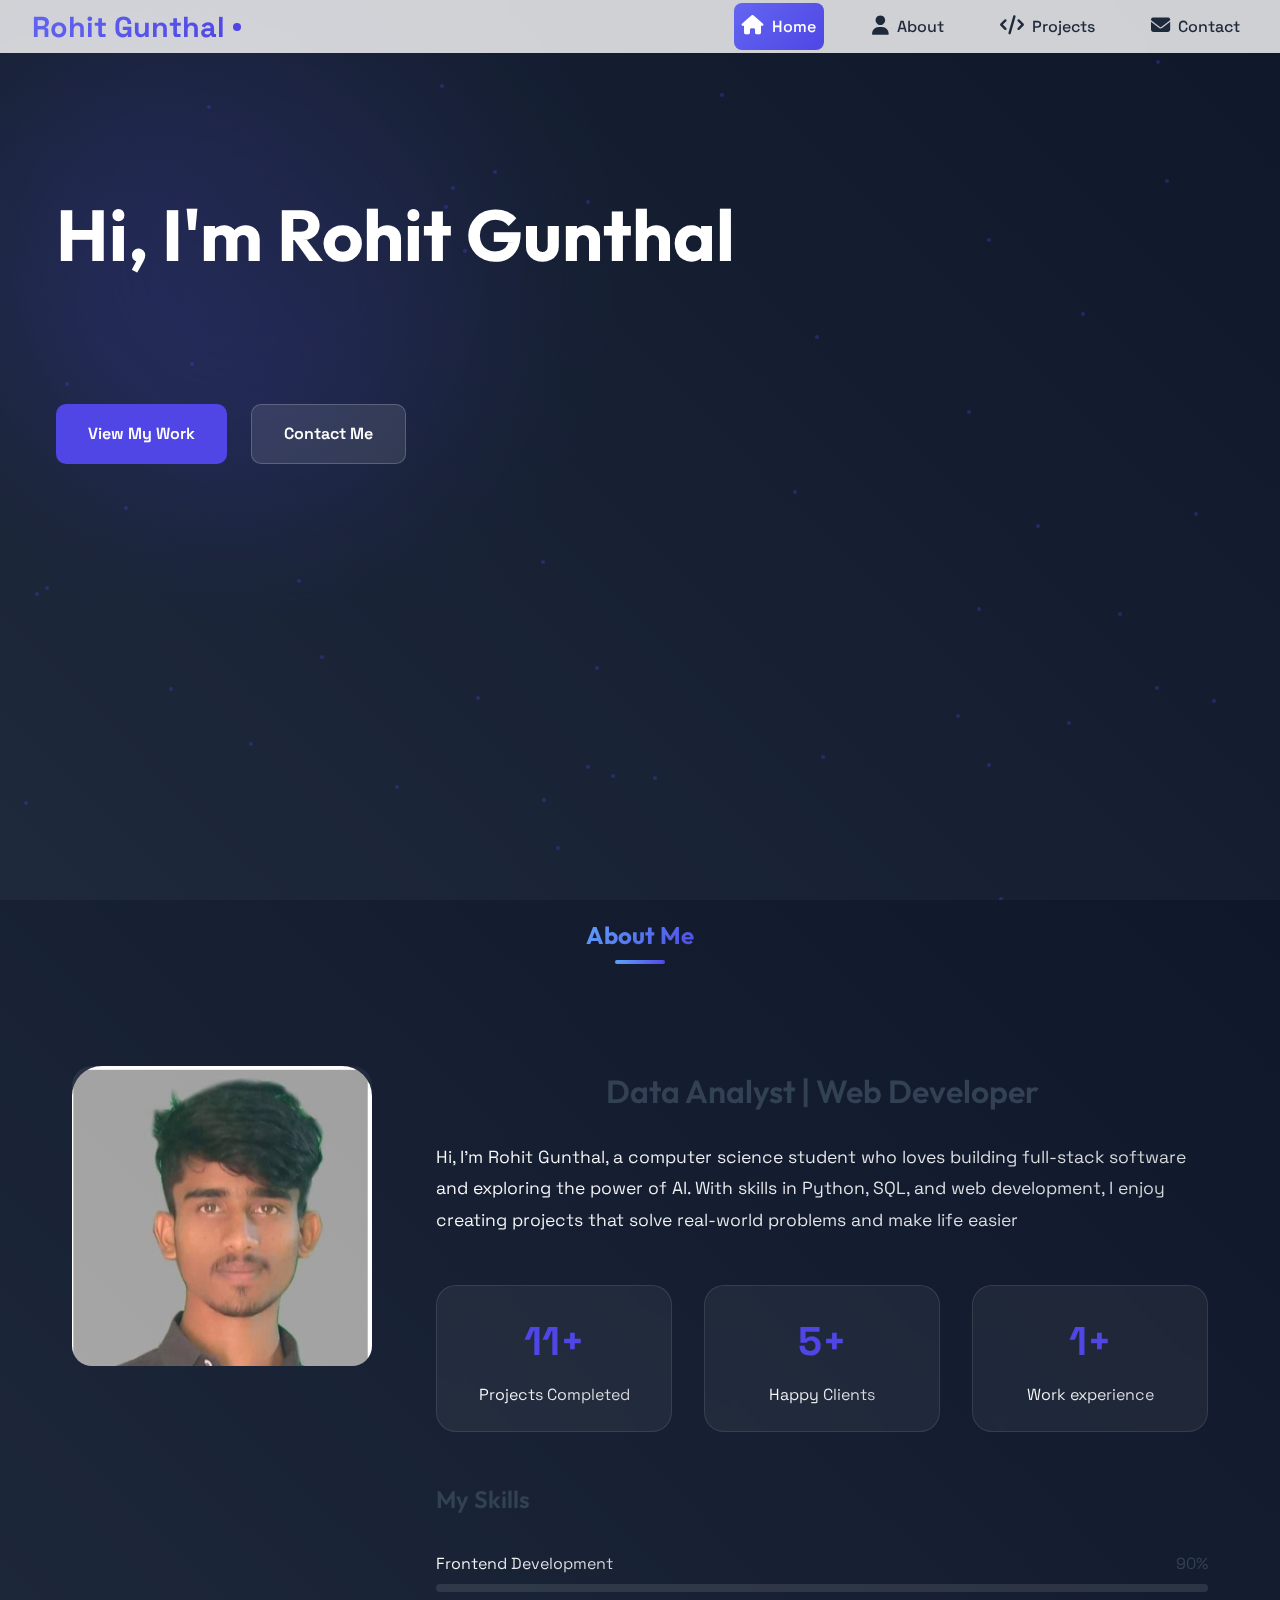
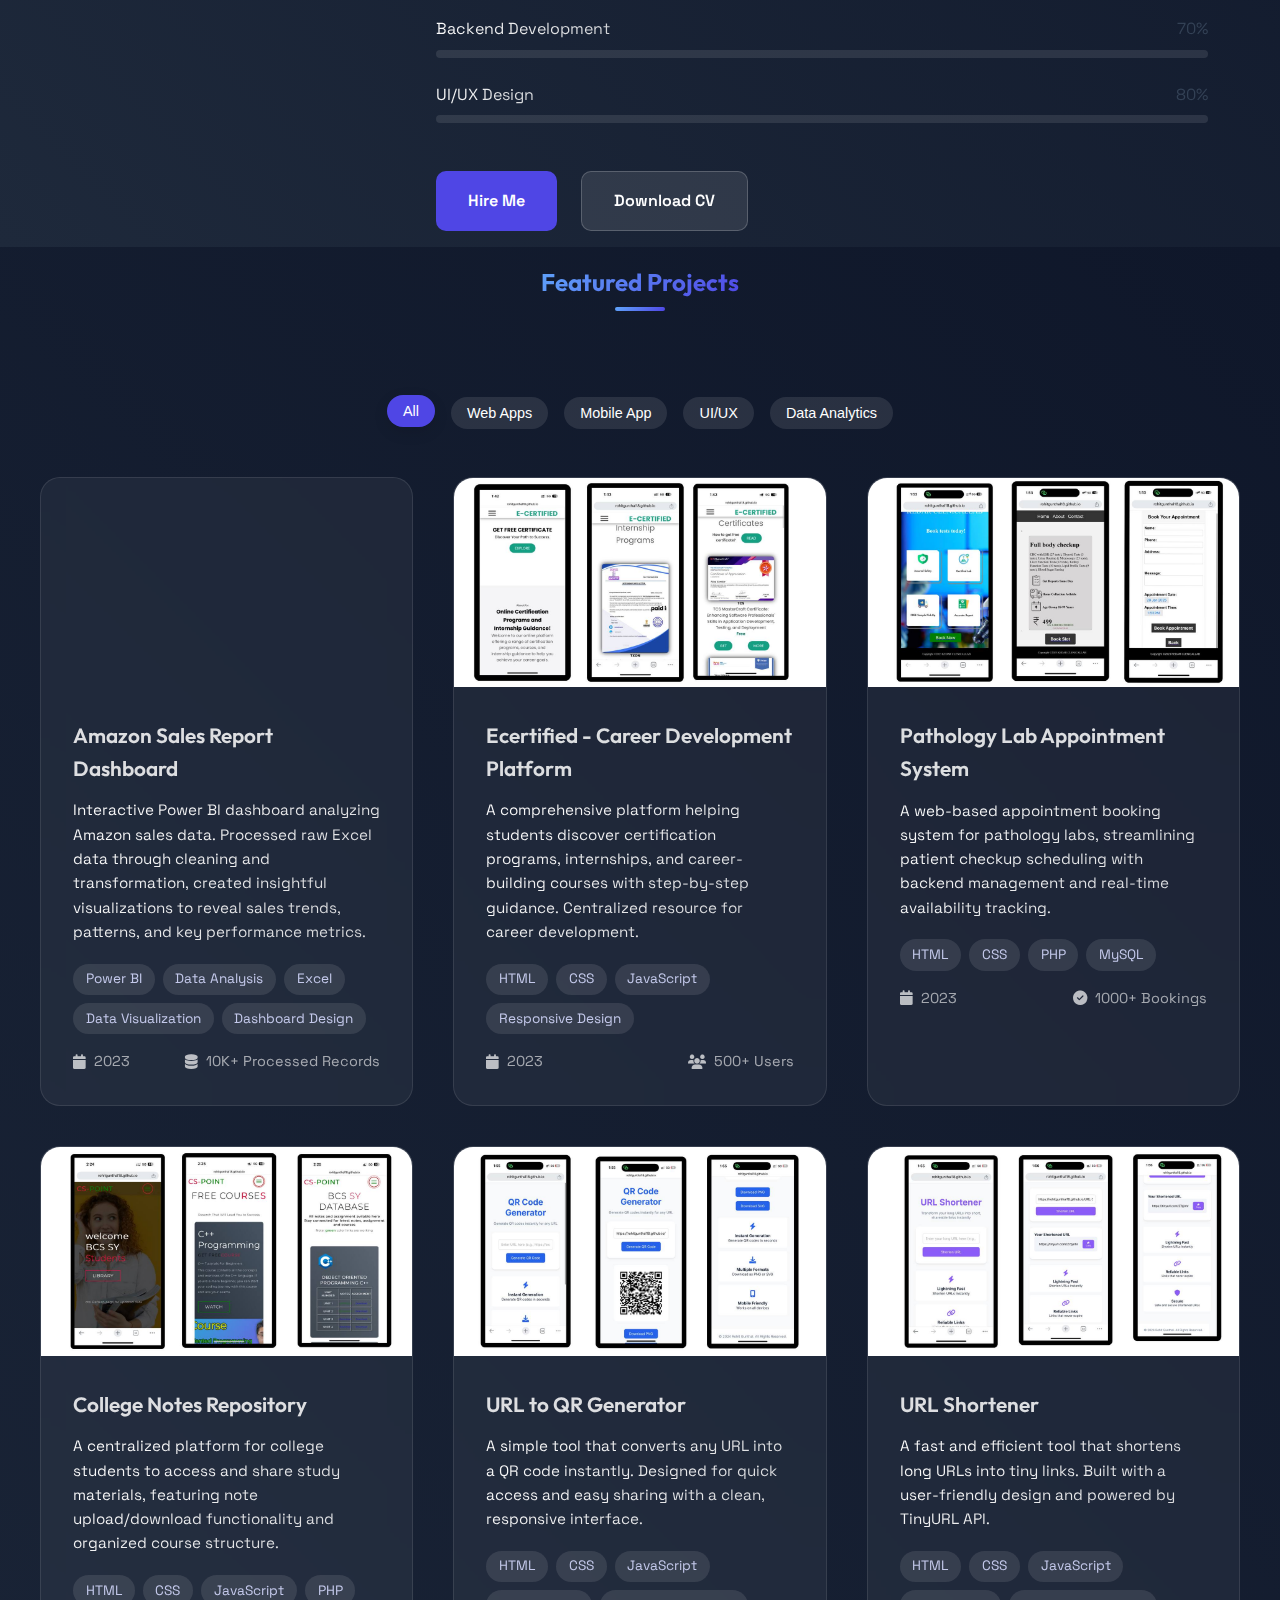
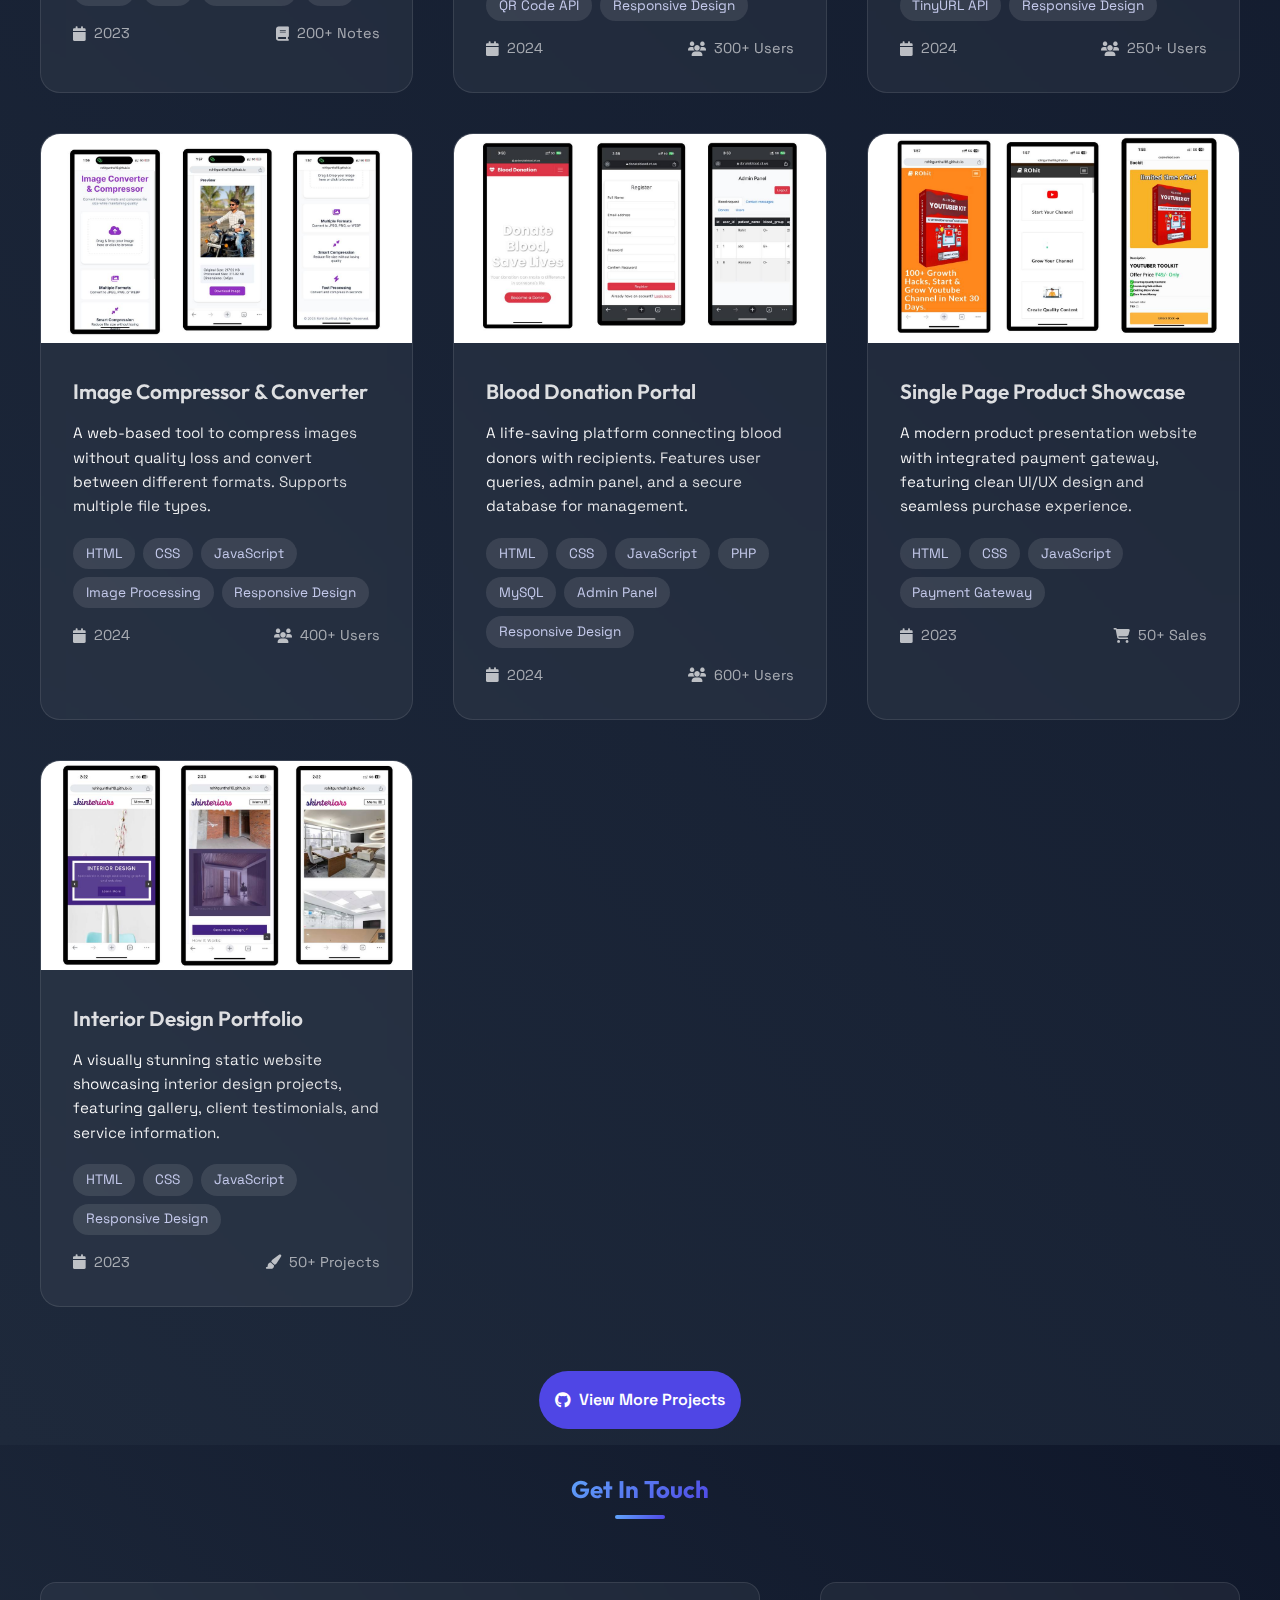
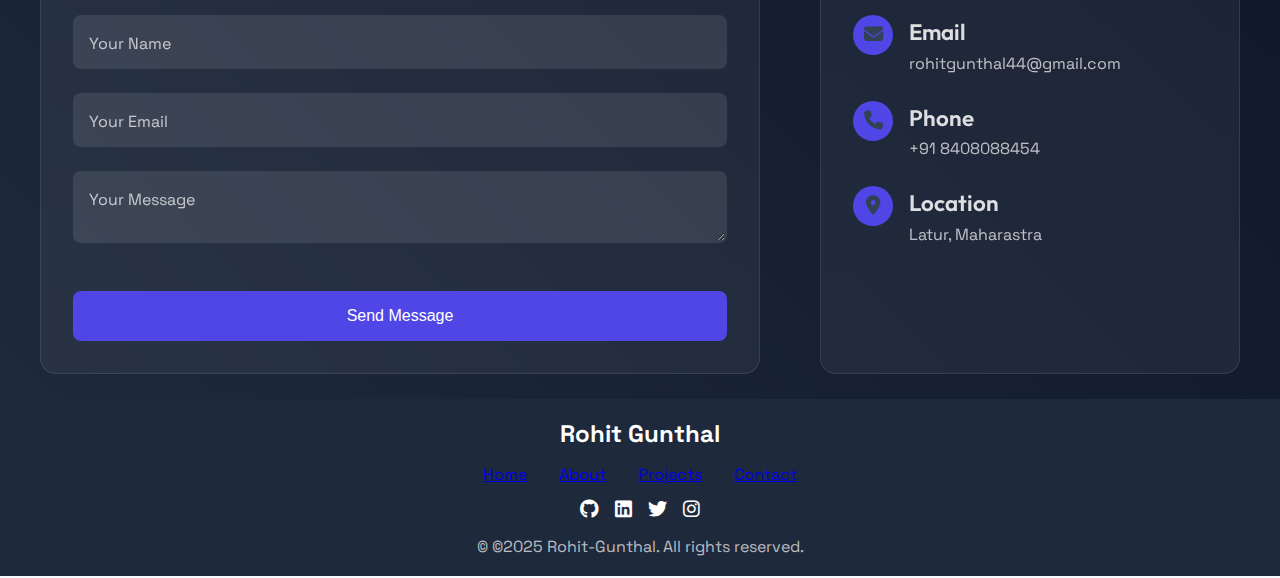
<file: index.html>
<!DOCTYPE html>
<html lang="en">
<head>
    <meta charset="UTF-8">
    <meta name="viewport" content="width=device-width, initial-scale=1.0">
    <title>Rohit Gunthal - Portfolio Website</title>
    <meta name="description" content="Explore the portfolio of Rohit Gunthal, a Web Developer and Data Analyst. Download free portfolio website templates and see top projects.">
    <meta name="keywords" content="Rohit Gunthal, Portfolio website template, Portfolio website download, Web Developer, Data Analyst">
    <meta name="author" content="Rohit Gunthal">
    <meta name="robots" content="index, follow">
    
    <!-- Open Graph Meta Tags for Social Sharing -->
    <meta property="og:title" content="Rohit Gunthal - Portfolio Website">
    <meta property="og:description" content="Explore my portfolio as a Web Developer and Data Analyst. See my projects and download portfolio website templates.">
    <meta property="og:url" content="https://rohitgunthal.is-a.dev">
    <meta property="og:type" content="website">
    <meta property="og:image" content="https://rohitgunthal.is-a.dev/assets/portfolio-preview.jpg">
    
    <!-- Additional SEO Meta Tags -->
    <meta name="twitter:card" content="summary_large_image">
    <meta name="twitter:title" content="Rohit Gunthal - Portfolio Website">
    <meta name="twitter:description" content="Explore my portfolio as a Web Developer and Data Analyst. See my projects and download portfolio website templates.">
    <meta name="twitter:image" content="https://rohitgunthal.is-a.dev/assets/portfolio-preview.jpg">
    
    <!-- Favicon -->
    <link rel="icon" type="image/x-icon" href="favicon.ico">
    <link rel="apple-touch-icon" sizes="180x180" href="apple-touch-icon.png">
    
    <!-- Stylesheets -->
    <link rel="stylesheet" href="styles.css">
    <link href="https://fonts.googleapis.com/css2?family=Outfit:wght@300;400;500;600;700&family=Space+Grotesk:wght@400;500;600;700&display=swap" rel="stylesheet">
    <link rel="stylesheet" href="https://cdnjs.cloudflare.com/ajax/libs/font-awesome/6.4.0/css/all.min.css">
    
    <!-- Preload Critical Assets -->
    <link rel="preload" href="profile1.jpg" as="image">
    <link rel="preconnect" href="https://fonts.googleapis.com">
    <link rel="preconnect" href="https://fonts.gstatic.com" crossorigin>
</head>
<body>
    <!-- Header -->
    <header class="header">
        <nav class="nav-container" aria-label="Main navigation">
            <div class="logo">
                <span class="logo-text">Rohit Gunthal</span>
                <div class="logo-dot"></div>
            </div>
            <button class="mobile-menu-btn" aria-label="Toggle navigation menu">
                <span></span>
                <span></span>
                <span></span>
            </button>
            <div class="nav-links">
                <a href="#home" class="nav-link active" aria-current="page">
                    <span class="nav-icon"><i class="fas fa-home" aria-hidden="true"></i></span>
                    <span class="nav-text">Home</span>
                </a>
                <a href="#about" class="nav-link">
                    <span class="nav-icon"><i class="fas fa-user" aria-hidden="true"></i></span>
                    <span class="nav-text">About</span>
                </a>
                <a href="#projects" class="nav-link">
                    <span class="nav-icon"><i class="fas fa-code" aria-hidden="true"></i></span>
                    <span class="nav-text">Projects</span>
                </a>
                <a href="#contact" class="nav-link">
                    <span class="nav-icon"><i class="fas fa-envelope" aria-hidden="true"></i></span>
                    <span class="nav-text">Contact</span>
                </a>
            </div>
        </nav>
    </header>

    <!-- Hero Section -->
    <section id="home" class="hero">
        <div class="hero-bg">
            <div class="hero-shape"></div>
            <div class="hero-particles"></div>
        </div>
        <div class="hero-content">
            <h1 class="hero-title">Hi, I'm <span class="accent-text">Rohit Gunthal</span></h1>
            <p class="hero-subtitle">Web Developer & Data Analyst</p>
            <div class="cta-buttons">
                <a href="#projects" class="cta-button primary">View My Work</a>
                <a href="#contact" class="cta-button secondary">Contact Me</a>
            </div>
        </div>
    </section>

        <!-- About Section -->
        <section id="about" class="about">
            <div class="about-container">
               <center><h2 class="section-title">About Me</h2></center>
                
                <div class="about-content">
                    <div class="about-image-wrapper">
                        <div class="broken-glass-container">
                            <canvas id="broken-glass-canvas"></canvas>
                            <img src="profile2.jpg" alt="Profile Picture" class="about-image" id="profile-image">
                            <div class="glass-overlay"></div>
                        </div>
                    </div>
                    
                    <div class="about-text">
                        <div class="about-bio">
                            <center><h3 class="bio-title">Data Analyst | Web Developer </h3></center>
                            <p class="bio-description">Hi, I'm Rohit Gunthal, a computer science student who loves building full-stack software  and exploring the power of AI. With skills in Python, SQL, and web development, I enjoy creating projects that solve real-world problems and make life easier </p>
                        </div>
                        
                        <div class="about-stats">
                            <div class="stat-item">
                                <span class="stat-number">11+</span>
                                <span class="stat-label">Projects Completed</span>
                            </div>
                            <div class="stat-item">
                                <span class="stat-number">5+</span>
                                <span class="stat-label">Happy Clients</span>
                            </div>
                            <div class="stat-item">
                                <span class="stat-number">1+</span>
                                <span class="stat-label">Work experience</span>
                            </div>
                        </div>
                        
                        <div class="skills-container">
                            <h3 class="skills-title">My Skills</h3>
                            <div class="skill-bars">
                                <div class="skill-bar">
                                    <div class="skill-info">
                                        <span>Frontend Development</span>
                                        <span>90%</span>
                                    </div>
                                    <div class="skill-progress">
                                        <div class="progress-bar" style="width: 90%"></div>
                                    </div>
                                </div>
                                <div class="skill-bar">
                                    <div class="skill-info">
                                        <span>Backend Development</span>
                                        <span>70%</span>
                                    </div>
                                    <div class="skill-progress">
                                        <div class="progress-bar" style="width: 70%"></div>
                                    </div>
                                </div>
                                <div class="skill-bar">
                                    <div class="skill-info">
                                        <span>UI/UX Design</span>
                                        <span>80%</span>
                                    </div>
                                    <div class="skill-progress">
                                        <div class="progress-bar" style="width: 80%"></div>
                                    </div>
                                </div>
                            </div>
                        </div>
                        
                        <div class="about-cta">
                            <a href="#contact" class="cta-button primary">Hire Me</a>
                            <a href="https://drive.google.com/file/d/1zXepuwJ-JBSjIpnPuDQux-3Pr28FBKr3/view?usp=drive_link" class="cta-button secondary" download>Download CV</a>
                        </div>
                    </div>
                </div>
            </div>
        </section>
    
    <!-- Projects Section -->
    <section id="projects" class="projects">
        <div class="projects-container">
            <center><h2 class="section-title">Featured Projects</h2></center>
            <div class="projects-filter">
                <button class="filter-btn active" data-filter="all">All</button>
                <button class="filter-btn" data-filter="web">Web Apps</button>
                <button class="filter-btn" data-filter="mobile">Mobile App</button>
                <button class="filter-btn" data-filter="ui">UI/UX</button>
                <button class="filter-btn" data-filter="data-analytics">Data Analytics</button>
            </div>
            
            <div class="projects-grid">
<!-- Project - Amazon Sales Dashboard -->
<div class="project-card" data-category="data-analytics">
    <div class="project-image-wrapper">
        <iframe title="Amazon Sales" width="100%" height="100%" src="https://app.powerbi.com/view?r=eyJrIjoiNTAwZGM1NWQtMTlkMS00MDRiLWE2OGEtMWU0MzhkYTVmMzA0IiwidCI6ImUwZDJiOGQwLWQ5N2QtNGI4MC1hYTFkLTg5NzE3ZWM0NjViNyJ9" frameborder="0" allowFullScreen="true"></iframe>
        <div class="project-overlay">
            <div class="project-links">
                <a href="https://app.powerbi.com/view?r=eyJrIjoiNTAwZGM1NWQtMTlkMS00MDRiLWE2OGEtMWU0MzhkYTVmMzA0IiwidCI6ImUwZDJiOGQwLWQ5N2QtNGI4MC1hYTFkLTg5NzE3ZWM0NjViNyJ9" class="project-link" target="_blank">
                    <i class="fas fa-external-link-alt"></i>
                </a>
                   <a href="https://github.com/rohitgunthal18/salesreport" class="project-link" target="_blank">
                        <i class="fab fa-github"></i>
                   </a>
            </div>
        </div>
    </div>
    <div class="project-content">
        <h3 class="project-title">Amazon Sales Report Dashboard</h3>
        <p class="project-description">Interactive Power BI dashboard analyzing Amazon sales data. Processed raw Excel data through cleaning and transformation, created insightful visualizations to reveal sales trends, patterns, and key performance metrics.</p>
        <div class="project-tech">
            <span class="tech-tag">Power BI</span>
            <span class="tech-tag">Data Analysis</span>
            <span class="tech-tag">Excel</span>
            <span class="tech-tag">Data Visualization</span>
            <span class="tech-tag">Dashboard Design</span>
        </div>
        <div class="project-details">
            <div class="detail-item">
                <i class="fas fa-calendar"></i>
                <span>2023</span>
            </div>
            <div class="detail-item">
                <i class="fas fa-database"></i>
                <span>10K+ Processed Records</span>
            </div>
        </div>
    </div>
</div>
                <!--dashboard end-->
                <!-- Project 1 - Ecertified Site -->
    <div class="project-card" data-category="web">
        <div class="project-image-wrapper">
            <img src="assets/project1.jpg" alt="Ecertified Site" class="project-image">
            <div class="project-overlay">
                <div class="project-links">
                    <a href="https://rohitgunthal18.github.io/ecertified/" class="project-link" target="_blank">
                        <i class="fas fa-external-link-alt"></i>
                    </a>
                    <a href="https://github.com/rohitgunthal18/ecertified" class="project-link" target="_blank">
                        <i class="fab fa-github"></i>
                    </a>
                </div>
            </div>
        </div>
        <div class="project-content">
            <h3 class="project-title">Ecertified - Career Development Platform</h3>
            <p class="project-description">A comprehensive platform helping students discover certification programs, internships, and career-building courses with step-by-step guidance. Centralized resource for career development.</p>
            <div class="project-tech">
                <span class="tech-tag">HTML</span>
                <span class="tech-tag">CSS</span>
                <span class="tech-tag">JavaScript</span>
                <span class="tech-tag">Responsive Design</span>
            </div>
            <div class="project-details">
                <div class="detail-item">
                    <i class="fas fa-calendar"></i>
                    <span>2023</span>
                </div>
                <div class="detail-item">
                    <i class="fas fa-users"></i>
                    <span>500+ Users</span>
                </div>
            </div>
        </div>
    </div>
    
    <!-- Project 2 - Appointment Booking App -->
    <div class="project-card" data-category="web">
        <div class="project-image-wrapper">
            <img src="assets/project2.jpg" alt="Appointment Booking App" class="project-image">
            <div class="project-overlay">
                <div class="project-links">
                    <a href="https://rohitgunthal18.github.io/app/index.html" class="project-link" target="_blank">
                        <i class="fas fa-external-link-alt"></i>
                    </a>
                    <a href="#" class="project-link" target="_blank">
                        <i class="fab fa-github"></i>
                    </a>
                </div>
            </div>
        </div>
        <div class="project-content">
            <h3 class="project-title">Pathology Lab Appointment System</h3>
            <p class="project-description">A web-based appointment booking system for pathology labs, streamlining patient checkup scheduling with backend management and real-time availability tracking.</p>
            <div class="project-tech">
                <span class="tech-tag">HTML</span>
                <span class="tech-tag">CSS</span>
                <span class="tech-tag">PHP</span>
                <span class="tech-tag">MySQL</span>
            </div>
            <div class="project-details">
                <div class="detail-item">
                    <i class="fas fa-calendar"></i>
                    <span>2023</span>
                </div>
                <div class="detail-item">
                    <i class="fas fa-check-circle"></i>
                    <span>1000+ Bookings</span>
                </div>
            </div>
        </div>
    </div>
    
    <!-- Project 3 - Notes Provider Site -->
    <div class="project-card" data-category="web">
        <div class="project-image-wrapper">
            <img src="assets/project3.jpg" alt="Notes Provider Site" class="project-image">
            <div class="project-overlay">
                <div class="project-links">
                    <a href="https://rohitgunthal18.github.io/cspak/index.html" class="project-link" target="_blank">
                        <i class="fas fa-external-link-alt"></i>
                    </a>
                    <a href="https://github.com/rohitgunthal18/cspak" class="project-link" target="_blank">
                        <i class="fab fa-github"></i>
                    </a>
                </div>
            </div>
        </div>
        <div class="project-content">
            <h3 class="project-title">College Notes Repository</h3>
            <p class="project-description">A centralized platform for college students to access and share study materials, featuring note upload/download functionality and organized course structure.</p>
            <div class="project-tech">
                <span class="tech-tag">HTML</span>
                <span class="tech-tag">CSS</span>
                <span class="tech-tag">JavaScript</span>
                <span class="tech-tag">PHP</span>
            </div>
            <div class="project-details">
                <div class="detail-item">
                    <i class="fas fa-calendar"></i>
                    <span>2023</span>
                </div>
                <div class="detail-item">
                    <i class="fas fa-book"></i>
                    <span>200+ Notes</span>
                </div>
            </div>
        </div>
    </div>
    <!--new cards start-->
    <!-- Project 2 - URL to QR Generator -->
<div class="project-card" data-category="web">
    <div class="project-image-wrapper">
        <img src="assets/urltoqr.jpg" alt="URL to QR Generator" class="project-image">
        <div class="project-overlay">
            <div class="project-links">
                <a href="https://rohitgunthal18.github.io/URL-to-QR-/" class="project-link" target="_blank">
                    <i class="fas fa-external-link-alt"></i>
                </a>
                <a href="https://github.com/rohitgunthal18/URL-to-QR-" class="project-link" target="_blank">
                    <i class="fab fa-github"></i>
                </a>
            </div>
        </div>
    </div>
    <div class="project-content">
        <h3 class="project-title">URL to QR Generator</h3>
        <p class="project-description">A simple tool that converts any URL into a QR code instantly. Designed for quick access and easy sharing with a clean, responsive interface.</p>
        <div class="project-tech">
            <span class="tech-tag">HTML</span>
            <span class="tech-tag">CSS</span>
            <span class="tech-tag">JavaScript</span>
            <span class="tech-tag">QR Code API</span>
            <span class="tech-tag">Responsive Design</span>
        </div>
        <div class="project-details">
            <div class="detail-item">
                <i class="fas fa-calendar"></i>
                <span>2024</span>
            </div>
            <div class="detail-item">
                <i class="fas fa-users"></i>
                <span>300+ Users</span>
            </div>
        </div>
    </div>
</div>

<!-- Project 3 - URL Shortener -->
<div class="project-card" data-category="web">
    <div class="project-image-wrapper">
        <img src="assets/urlshort.jpg" alt="URL Shortener" class="project-image">
        <div class="project-overlay">
            <div class="project-links">
                <a href="https://rohitgunthal18.github.io/URL-Shortener/" class="project-link" target="_blank">
                    <i class="fas fa-external-link-alt"></i>
                </a>
                <a href="https://github.com/rohitgunthal18/URL-Shortener" class="project-link" target="_blank">
                    <i class="fab fa-github"></i>
                </a>
            </div>
        </div>
    </div>
    <div class="project-content">
        <h3 class="project-title">URL Shortener</h3>
        <p class="project-description">A fast and efficient tool that shortens long URLs into tiny links. Built with a user-friendly design and powered by TinyURL API.</p>
        <div class="project-tech">
            <span class="tech-tag">HTML</span>
            <span class="tech-tag">CSS</span>
            <span class="tech-tag">JavaScript</span>
            <span class="tech-tag">TinyURL API</span>
            <span class="tech-tag">Responsive Design</span>
        </div>
        <div class="project-details">
            <div class="detail-item">
                <i class="fas fa-calendar"></i>
                <span>2024</span>
            </div>
            <div class="detail-item">
                <i class="fas fa-users"></i>
                <span>250+ Users</span>
            </div>
        </div>
    </div>
</div>

<!-- Project 4 - Image Compressor & Converter -->
<div class="project-card" data-category="web">
    <div class="project-image-wrapper">
        <img src="assets/imageconverter.jpg" alt="Image Compressor & Converter" class="project-image">
        <div class="project-overlay">
            <div class="project-links">
                <a href="https://rohitgunthal18.github.io/image-compressor-/" class="project-link" target="_blank">
                    <i class="fas fa-external-link-alt"></i>
                </a>
                <a href="https://github.com/rohitgunthal18/image-compressor-" class="project-link" target="_blank">
                    <i class="fab fa-github"></i>
                </a>
            </div>
        </div>
    </div>
    <div class="project-content">
        <h3 class="project-title">Image Compressor & Converter</h3>
        <p class="project-description">A web-based tool to compress images without quality loss and convert between different formats. Supports multiple file types.</p>
        <div class="project-tech">
            <span class="tech-tag">HTML</span>
            <span class="tech-tag">CSS</span>
            <span class="tech-tag">JavaScript</span>
            <span class="tech-tag">Image Processing</span>
            <span class="tech-tag">Responsive Design</span>
        </div>
        <div class="project-details">
            <div class="detail-item">
                <i class="fas fa-calendar"></i>
                <span>2024</span>
            </div>
            <div class="detail-item">
                <i class="fas fa-users"></i>
                <span>400+ Users</span>
            </div>
        </div>
    </div>
</div>

<!-- Project 5 - Blood Donation Portal -->
<div class="project-card" data-category="web">
    <div class="project-image-wrapper">
        <img src="assets/blooddonate.jpg" alt="Blood Donation Portal" class="project-image">
        <div class="project-overlay">
            <div class="project-links">
                <a href="http://donateblood.ct.ws/" class="project-link" target="_blank">
                    <i class="fas fa-external-link-alt"></i>
                </a>
                <a href="#" class="project-link" target="_blank">
                    <i class="fab fa-github"></i>
                </a>
            </div>
        </div>
    </div>
    <div class="project-content">
        <h3 class="project-title">Blood Donation Portal</h3>
        <p class="project-description">A life-saving platform connecting blood donors with recipients. Features user queries, admin panel, and a secure database for management.</p>
        <div class="project-tech">
            <span class="tech-tag">HTML</span>
            <span class="tech-tag">CSS</span>
            <span class="tech-tag">JavaScript</span>
            <span class="tech-tag">PHP</span>
            <span class="tech-tag">MySQL</span>
            <span class="tech-tag">Admin Panel</span>
            <span class="tech-tag">Responsive Design</span>
        </div>
        <div class="project-details">
            <div class="detail-item">
                <i class="fas fa-calendar"></i>
                <span>2024</span>
            </div>
            <div class="detail-item">
                <i class="fas fa-users"></i>
                <span>600+ Users</span>
            </div>
        </div>
    </div>
</div>

    <!--new cards end -->
    
    <!-- Project 4 - Product Showcase Website -->
    <div class="project-card" data-category="ui">
        <div class="project-image-wrapper">
            <img src="assets/project4.jpg" alt="Product Showcase Website" class="project-image">
            <div class="project-overlay">
                <div class="project-links">
                    <a href="https://rohitgunthal18.github.io/ebook/" class="project-link" target="_blank">
                        <i class="fas fa-external-link-alt"></i>
                    </a>
                    <a href="https://github.com/rohitgunthal18/ebook/tree/main" class="project-link" target="_blank">
                        <i class="fab fa-github"></i>
                    </a>
                </div>
            </div>
        </div>
        <div class="project-content">
            <h3 class="project-title">Single Page Product Showcase</h3>
            <p class="project-description">A modern product presentation website with integrated payment gateway, featuring clean UI/UX design and seamless purchase experience.</p>
            <div class="project-tech">
                <span class="tech-tag">HTML</span>
                <span class="tech-tag">CSS</span>
                <span class="tech-tag">JavaScript</span>
                <span class="tech-tag">Payment Gateway</span>
            </div>
            <div class="project-details">
                <div class="detail-item">
                    <i class="fas fa-calendar"></i>
                    <span>2023</span>
                </div>
                <div class="detail-item">
                    <i class="fas fa-shopping-cart"></i>
                    <span>50+ Sales</span>
                </div>
            </div>
        </div>
    </div>
    
    <!-- Project 5 - Milk Farmers App -->
    <!--<div class="project-card" data-category="mobile">
        <div class="project-image-wrapper">
            <img src="project5.jpg" alt="Milk Farmers App" class="project-image">
            <div class="project-overlay">
                <div class="project-links">
                    <a href="#" class="project-link" target="_blank">
                        <i class="fas fa-external-link-alt"></i>
                    </a>
                    <a href="#" class="project-link" target="_blank">
                        <i class="fab fa-github"></i>
                    </a>
                </div>
            </div>
        </div>
        <div class="project-content">
            <h3 class="project-title">Milk Farmers Management System</h3>
            <p class="project-description">An Android application for milk farmers to track sales, manage financial records, and analyze business performance with AI-powered insights.</p>
            <div class="project-tech">
                <span class="tech-tag">Java</span>
                <span class="tech-tag">Android Studio</span>
                <span class="tech-tag">PHP</span>
                <span class="tech-tag">AI Integration</span>
            </div>
            <div class="project-details">
                <div class="detail-item">
                    <i class="fas fa-calendar"></i>
                    <span>2023</span>
                </div>
                <div class="detail-item">
                    <i class="fas fa-chart-line"></i>
                    <span>100+ Farmers</span>
                </div>
            </div>
        </div>
    </div>-->
    
    <!-- Project 6 - IPL Dashboard -->
    <!--<div class="project-card" data-category="data-analytics">
        <div class="project-image-wrapper">
            <img src="project6.jpg" alt="IPL Dashboard" class="project-image">
            <div class="project-overlay">
                <div class="project-links">
                    <a href="#" class="project-link" target="_blank">
                        <i class="fas fa-external-link-alt"></i>
                    </a>
                    <a href="#" class="project-link" target="_blank">
                        <i class="fab fa-github"></i>
                    </a>
                </div>
            </div>
        </div>
        <div class="project-content">
            <h3 class="project-title">IPL Analytics Dashboard</h3>
            <p class="project-description">A comprehensive PowerBI dashboard for IPL performance analysis, featuring player statistics, team comparisons, and historical data visualization.</p>
            <div class="project-tech">
                <span class="tech-tag">PowerBI</span>
                <span class="tech-tag">SQL</span>
                <span class="tech-tag">Excel</span>
                <span class="tech-tag">Data Analytics</span>
            </div>
            <div class="project-details">
                <div class="detail-item">
                    <i class="fas fa-calendar"></i>
                    <span>2023</span>
                </div>
                <div class="detail-item">
                    <i class="fas fa-database"></i>
                    <span>10K+ Records</span>
                </div>
            </div>
        </div>
    </div>-->
    
    <!-- Project 7 - Ecommerce Store -->
    <!--<div class="project-card" data-category="web">
        <div class="project-image-wrapper">
            <img src="project7.jpg" alt="Ecommerce Store" class="project-image">
            <div class="project-overlay">
                <div class="project-links">
                    <a href="#" class="project-link" target="_blank">
                        <i class="fas fa-external-link-alt"></i>
                    </a>
                    <a href="#" class="project-link" target="_blank">
                        <i class="fab fa-github"></i>
                    </a>
                </div>
            </div>
        </div>
        <div class="project-content">
            <h3 class="project-title">Ecommerce Store</h3>
            <p class="project-description">A fully functional online store with product catalog, shopping cart, and secure payment gateway integration, designed for seamless user experience.</p>
            <div class="project-tech">
                <span class="tech-tag">HTML</span>
                <span class="tech-tag">CSS</span>
                <span class="tech-tag">JavaScript</span>
                <span class="tech-tag">Payment Gateway</span>
            </div>
            <div class="project-details">
                <div class="detail-item">
                    <i class="fas fa-calendar"></i>
                    <span>2023</span>
                </div>
                <div class="detail-item">
                    <i class="fas fa-shopping-bag"></i>
                    <span>100+ Products</span>
                </div>
            </div>
        </div>
    </div>-->
    
    <!-- Project 8 - Interior Design Showcase -->
    <div class="project-card" data-category="web">
        <div class="project-image-wrapper">
            <img src="assets/6111805623067854794.jpg" alt="Interior Design Showcase" class="project-image">
            <div class="project-overlay">
                <div class="project-links">
                    <a href="https://rohitgunthal18.github.io/interiordesign/" class="project-link" target="_blank">
                        <i class="fas fa-external-link-alt"></i>
                    </a>
                    <a href="https://github.com/rohitgunthal18/interiordesign" class="project-link" target="_blank">
                        <i class="fab fa-github"></i>
                    </a>
                </div>
            </div>
        </div>
        <div class="project-content">
            <h3 class="project-title">Interior Design Portfolio</h3>
            <p class="project-description">A visually stunning static website showcasing interior design projects, featuring gallery, client testimonials, and service information.</p>
            <div class="project-tech">
                <span class="tech-tag">HTML</span>
                <span class="tech-tag">CSS</span>
                <span class="tech-tag">JavaScript</span>
                <span class="tech-tag">Responsive Design</span>
            </div>
            <div class="project-details">
                <div class="detail-item">
                    <i class="fas fa-calendar"></i>
                    <span>2023</span>
                </div>
                <div class="detail-item">
                    <i class="fas fa-paint-brush"></i>
                    <span>50+ Projects</span>
                </div>
            </div>
        </div>
    </div>
    
    <!-- Project 9 - Trading Plans Website -->
    <!--<div class="project-card" data-category="web">
        <div class="project-image-wrapper">
            <img src="project9.jpg" alt="Trading Plans Website" class="project-image">
            <div class="project-overlay">
                <div class="project-links">
                    <a href="#" class="project-link" target="_blank">
                        <i class="fas fa-external-link-alt"></i>
                    </a>
                    <a href="#" class="project-link" target="_blank">
                        <i class="fab fa-github"></i>
                    </a>
                </div>
            </div>
        </div>
        <div class="project-content">
            <h3 class="project-title">Trading Business Platform</h3>
            <p class="project-description">A professional website showcasing trading services and plans, featuring contact forms, service details, and business growth strategies.</p>
            <div class="project-tech">
                <span class="tech-tag">HTML</span>
                <span class="tech-tag">CSS</span>
                <span class="tech-tag">JavaScript</span>
                <span class="tech-tag">Contact Forms</span>
            </div>
            <div class="project-details">
                <div class="detail-item">
                    <i class="fas fa-calendar"></i>
                    <span>2023</span>
                </div>
                <div class="detail-item">
                    <i class="fas fa-chart-line"></i>
                    <span>30% Growth</span>
                </div>
            </div>
        </div>-->
                   </div>
                </div>
            </div>
    
            <div class="projects-cta">
                <a href="https://github.com/rohitgunthal18?tab=repositories" target="_blank" class="cta-button primary">
                    <i class="fab fa-github"></i>
                    <span>View More Projects</span>
                </a>
            </div>
        </div>
    </section>
    
        <!-- Contact Section -->
        <section id="contact" class="contact-section">
                     <br>
    <center><h2 class="section-title">Get In Touch</h2></center>
                       <br>
            <div class="contact-container">
                
                <!--<form class="contact-form">
                    <div class="form-group">
                        <input type="text" class="form-input" id="name" placeholder=" " required>
                        <label for="name" class="form-label">Your Name</label>
                    </div>
                    <div class="form-group">
                        <input type="email" class="form-input" id="email" placeholder=" " required>
                        <label for="email" class="form-label">Your Email</label>
                    </div>
                    <div class="form-group">
                        <textarea class="form-input" id="message" placeholder=" " required></textarea>
                        <label for="message" class="form-label">Your Message</label>
                    </div>
                    <button type="submit" class="submit-btn">Send Message</button>
                </form>-->
                <!--php test-->
                <form class="contact-form" action="contact_submit.php" method="POST">
                    <div class="form-group">
                        <input type="text" class="form-input" id="name" name="name" placeholder=" " required>
                        <label for="name" class="form-label">Your Name</label>
                    </div>
                    <div class="form-group">
                        <input type="email" class="form-input" id="email" name="email" placeholder=" " required>
                        <label for="email" class="form-label">Your Email</label>
                    </div>
                    <div class="form-group">
                        <textarea class="form-input" id="message" name="message" placeholder=" " required></textarea>
                        <label for="message" class="form-label">Your Message</label>
                    </div>
                    <button type="submit" class="submit-btn">Send Message</button>
                </form>
    
                
                <!--php test end-->
             
                <div class="contact-info">
                    <div class="contact-item">
                        <div class="contact-icon">
                            <i class="fas fa-envelope"></i>
                        </div>
                        <div>
                            <h3>Email</h3>
                            <p>rohitgunthal44@gmail.com</p>
                        </div>
                    </div>
                    <div class="contact-item">
                        <div class="contact-icon">
                            <i class="fas fa-phone"></i>
                        </div>
                        <div>
                            <h3>Phone</h3>
                            <p>+91 8408088454</p>
                        </div>
                    </div>
                    <div class="contact-item">
                        <div class="contact-icon">
                            <i class="fas fa-map-marker-alt"></i>
                        </div>
                        <div>
                            <h3>Location</h3>
                            <p>Latur, Maharastra</p>
                        </div>
                    </div>
                </div>
            </div>
            <br>
        </section>
    <!--test-->
    <!--Start of Tawk.to Script-->
<script type="text/javascript">
var Tawk_API=Tawk_API||{}, Tawk_LoadStart=new Date();
(function(){
var s1=document.createElement("script"),s0=document.getElementsByTagName("script")[0];
s1.async=true;
s1.src='https://embed.tawk.to/679cf6b3825083258e0e8bff/1iiui7c94';
s1.charset='UTF-8';
s1.setAttribute('crossorigin','*');
s0.parentNode.insertBefore(s1,s0);
})();
</script>
<!--End of Tawk.to Script-->
    <!--test end-->
        
    
        <!-- Footer -->
        <footer class="footer">
            <div class="footer-content">
                <a href="#" class="footer-logo">Rohit Gunthal</a>
                
                <nav class="footer-nav">
                    <a href="#home" class="footer-link">Home</a>
                    <a href="#about" class="footer-link">About</a>
                    <a href="#projects" class="footer-link">Projects</a>
                    <a href="#contact" class="footer-link">Contact</a>
                </nav>
                
                <div class="footer-social">
                    <a href="https://github.com/rohitgunthal18" class="social-link"><i class="fab fa-github"></i></a>
                    <a href="https://www.linkedin.com/in/rohit-gunthal-8951a3244?utm_source=share&utm_campaign=share_via&utm_content=profile&utm_medium=ios_app" class="social-link"><i class="fab fa-linkedin"></i></a>
                    <a href="#" class="social-link"><i class="fab fa-twitter"></i></a>
                    <a href="https://www.instagram.com/xrohia?igsh=MWpyZGdtNzk3dGl4Yg%3D%3D&utm_source=qr" class="social-link"><i class="fab fa-instagram"></i></a>
                </div>
                
                <p class="footer-text">&copy; ©2025 Rohit-Gunthal. All rights reserved.</p>
            </div>
        </footer>
    
        <script src="script.js"></script>

    <!-- Structured Data for SEO -->
    <script type="application/ld+json">
    {
      "@context": "https://schema.org",
      "@type": "Person",
      "name": "Rohit Gunthal",
      "url": "https://rohitgunthal.is-a.dev",
      "jobTitle": "Web Developer & Data Analyst",
      "description": "A passionate web developer and data analyst specializing in creating beautiful and functional web experiences",
      "image": "https://rohitgunthal.is-a.dev/assets/profile1.jpg",
      "worksFor": { "@type": "Organization", "name": "Freelance" },
      "sameAs": [
        "https://github.com/rohitgunthal18",
        "https://linkedin.com/in/rohitgunthal"
      ],
      "alumniOf": {
        "@type": "CollegeOrUniversity",
        "name": "Your University Name"
      }
    }
    </script>

    <!-- Additional Schema Markup for Portfolio Projects -->
    <script type="application/ld+json">
    {
      "@context": "https://schema.org",
      "@type": "ItemList",
      "itemListElement": [
        {
          "@type": "CreativeWork",
          "position": 1,
          "name": "E-Commerce Platform",
          "description": "A full-stack e-commerce platform with real-time inventory management",
          "url": "https://rohitgunthal.is-a.dev/projects/ecommerce"
        },
        {
          "@type": "CreativeWork",
          "position": 2,
          "name": "Fitness Tracking App",
          "description": "A mobile app for tracking workouts and nutrition",
          "url": "https://rohitgunthal.is-a.dev/projects/fitness"
        },
        {
          "@type": "CreativeWork",
          "position": 3,
          "name": "Dashboard Design System",
          "description": "A comprehensive design system for enterprise applications",
          "url": "https://rohitgunthal.is-a.dev/projects/dashboard"
        }
      ]
    }
    </script>

    <script src="script.js"></script>
</body>
</html>
</file>
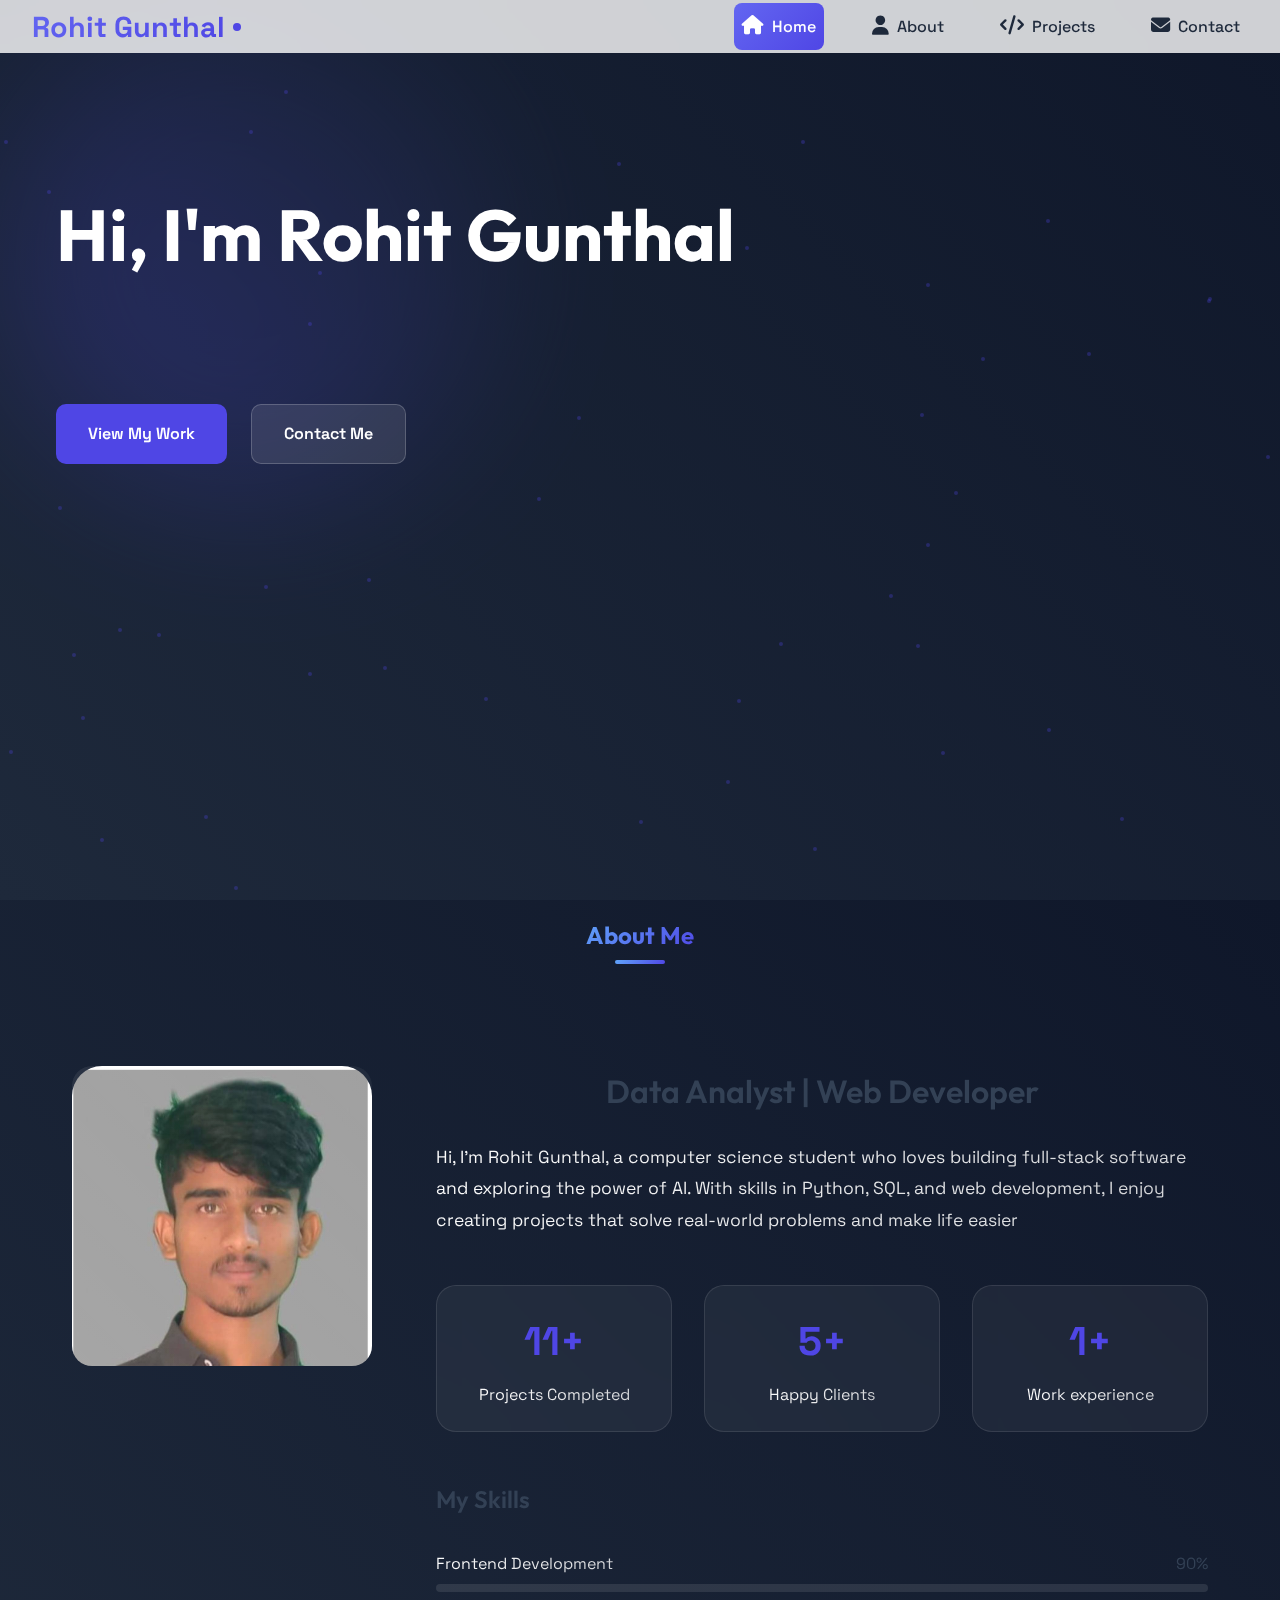
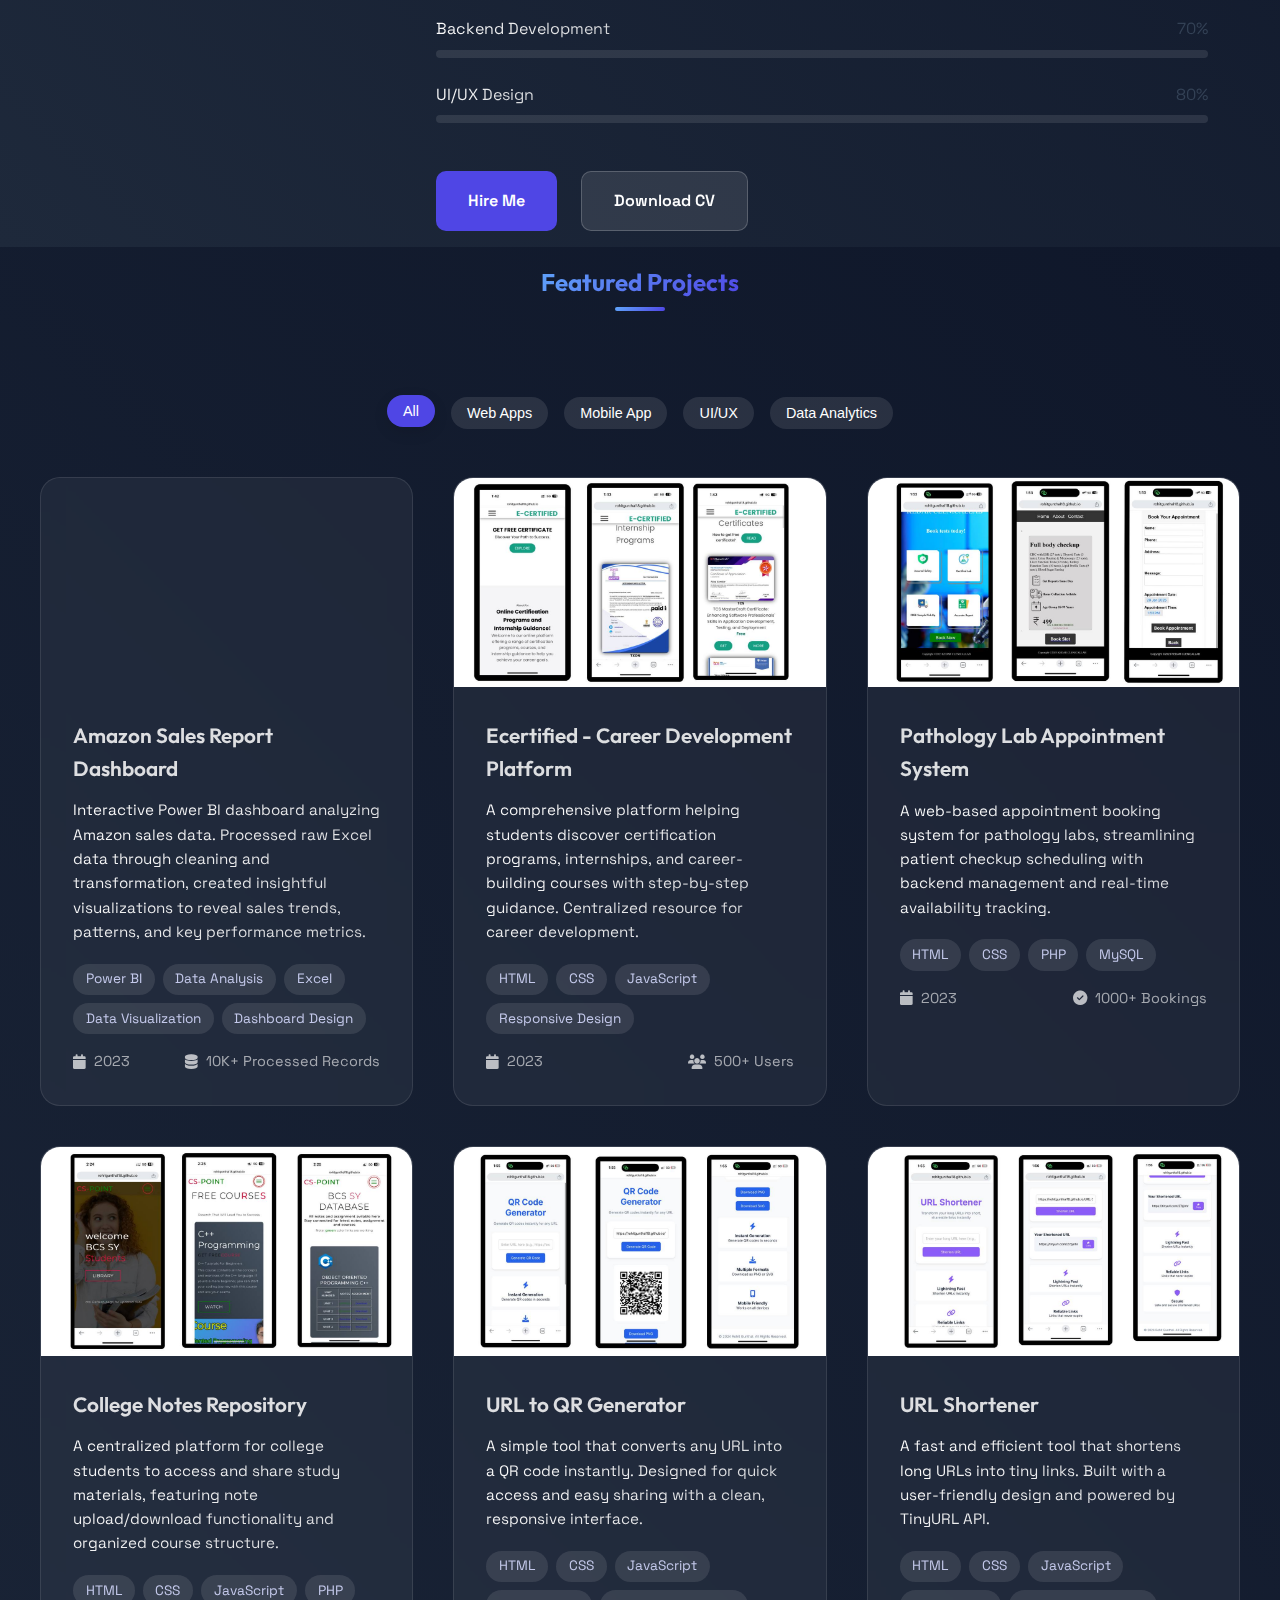
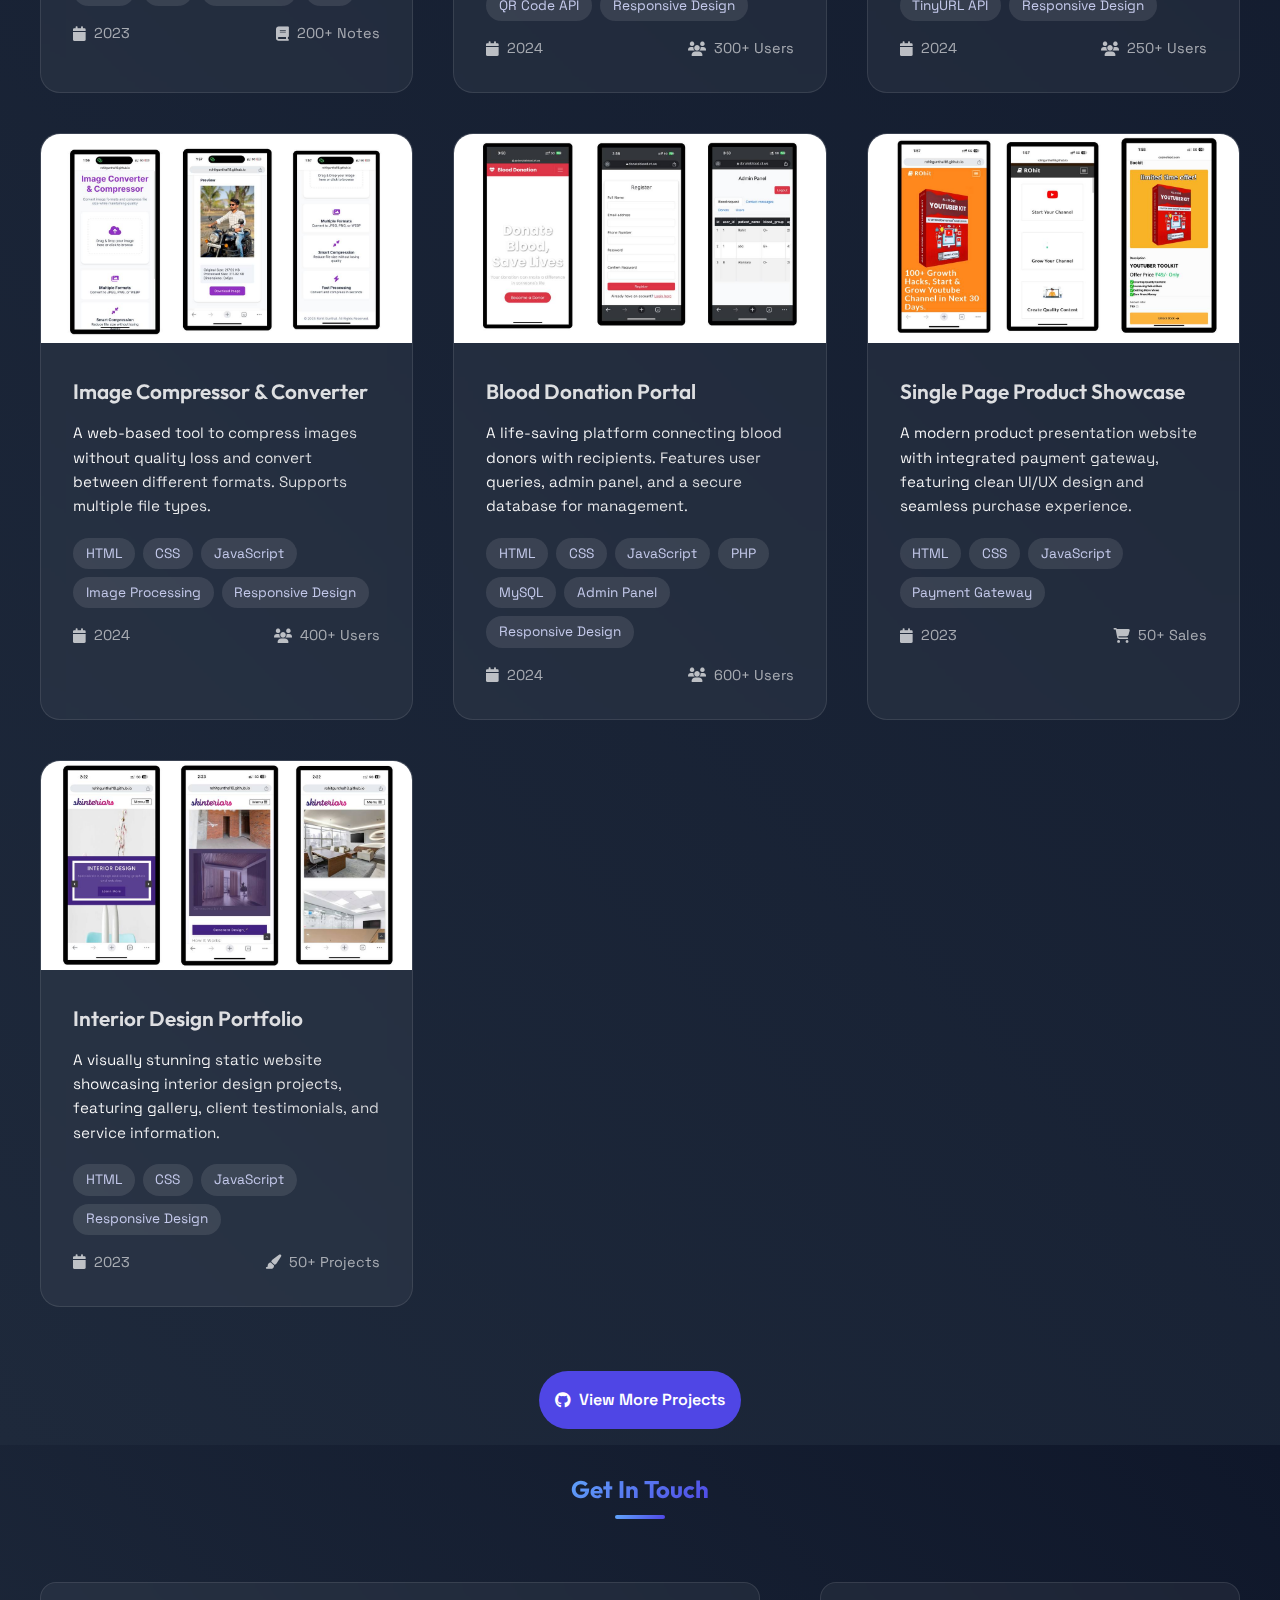
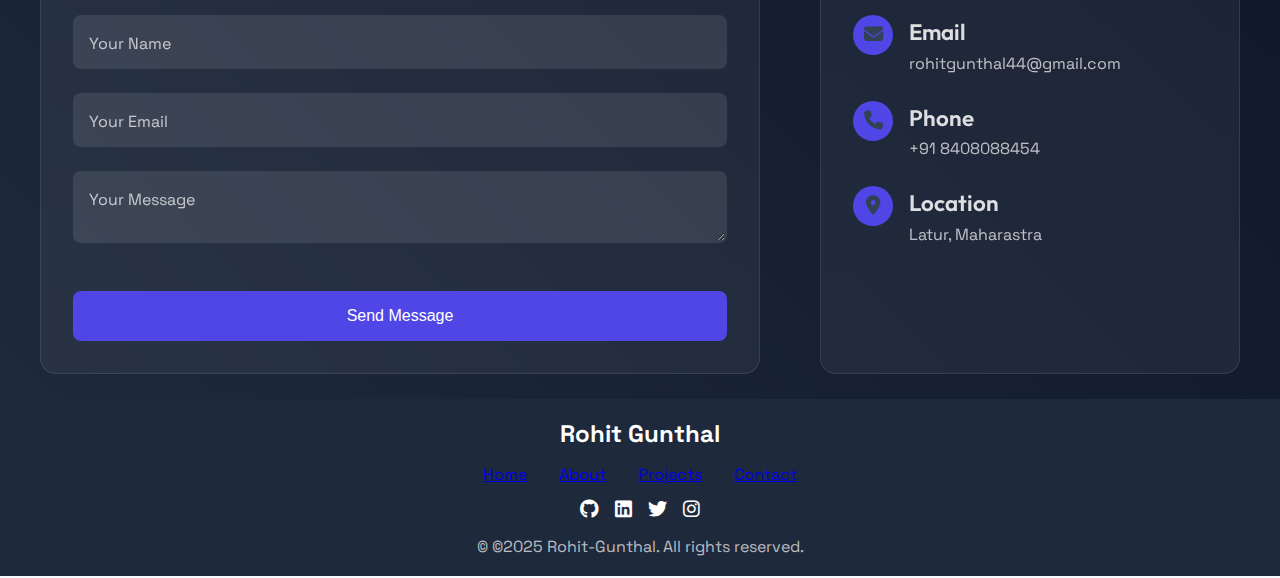
<file: index1.html>
<!DOCTYPE html>
<html lang="en">
<head>
    <meta charset="UTF-8">
    <meta name="viewport" content="width=device-width, initial-scale=1.0">
    <title>Rohit Gunthal - Portfolio Website</title>
    <meta name="description" content="Explore the portfolio of Rohit Gunthal, a Web Developer and Data Analyst. Download free portfolio website templates and see top projects.">
    <meta name="keywords" content="Rohit Gunthal, Portfolio website template, Portfolio website download, Web Developer, Data Analyst">
    <meta name="author" content="Rohit Gunthal">
    <meta name="robots" content="index, follow">
    
    <!-- Open Graph Meta Tags for Social Sharing -->
    <meta property="og:title" content="Rohit Gunthal - Portfolio Website">
    <meta property="og:description" content="Explore my portfolio as a Web Developer and Data Analyst. See my projects and download portfolio website templates.">
    <meta property="og:url" content="https://rohitgunthal.is-a.dev">
    <meta property="og:type" content="website">
    <meta property="og:image" content="https://rohitgunthal.is-a.dev/assets/portfolio-preview.jpg">
    
    <!-- Additional SEO Meta Tags -->
    <meta name="twitter:card" content="summary_large_image">
    <meta name="twitter:title" content="Rohit Gunthal - Portfolio Website">
    <meta name="twitter:description" content="Explore my portfolio as a Web Developer and Data Analyst. See my projects and download portfolio website templates.">
    <meta name="twitter:image" content="https://rohitgunthal.is-a.dev/assets/portfolio-preview.jpg">
    
    <!-- Favicon -->
    <link rel="icon" type="image/x-icon" href="favicon.ico">
    <link rel="apple-touch-icon" sizes="180x180" href="apple-touch-icon.png">
    
    <!-- Stylesheets -->
    <link rel="stylesheet" href="styles.css">
    <link href="https://fonts.googleapis.com/css2?family=Outfit:wght@300;400;500;600;700&family=Space+Grotesk:wght@400;500;600;700&display=swap" rel="stylesheet">
    <link rel="stylesheet" href="https://cdnjs.cloudflare.com/ajax/libs/font-awesome/6.4.0/css/all.min.css">
    
    <!-- Preload Critical Assets -->
    <link rel="preload" href="profile1.jpg" as="image">
    <link rel="preconnect" href="https://fonts.googleapis.com">
    <link rel="preconnect" href="https://fonts.gstatic.com" crossorigin>
</head>
<body>
    <!-- Header -->
    <header class="header">
        <nav class="nav-container" aria-label="Main navigation">
            <div class="logo">
                <span class="logo-text">Rohit Gunthal</span>
                <div class="logo-dot"></div>
            </div>
            <button class="mobile-menu-btn" aria-label="Toggle navigation menu">
                <span></span>
                <span></span>
                <span></span>
            </button>
            <div class="nav-links">
                <a href="#home" class="nav-link active" aria-current="page">
                    <span class="nav-icon"><i class="fas fa-home" aria-hidden="true"></i></span>
                    <span class="nav-text">Home</span>
                </a>
                <a href="#about" class="nav-link">
                    <span class="nav-icon"><i class="fas fa-user" aria-hidden="true"></i></span>
                    <span class="nav-text">About</span>
                </a>
                <a href="#projects" class="nav-link">
                    <span class="nav-icon"><i class="fas fa-code" aria-hidden="true"></i></span>
                    <span class="nav-text">Projects</span>
                </a>
                <a href="#contact" class="nav-link">
                    <span class="nav-icon"><i class="fas fa-envelope" aria-hidden="true"></i></span>
                    <span class="nav-text">Contact</span>
                </a>
            </div>
        </nav>
    </header>

    <!-- Hero Section -->
    <section id="home" class="hero">
        <div class="hero-bg">
            <div class="hero-shape"></div>
            <div class="hero-particles"></div>
        </div>
        <div class="hero-content">
            <h1 class="hero-title">Hi, I'm <span class="accent-text">Rohit Gunthal</span></h1>
            <p class="hero-subtitle">Web Developer & Data Analyst</p>
            <div class="cta-buttons">
                <a href="#projects" class="cta-button primary">View My Work</a>
                <a href="#contact" class="cta-button secondary">Contact Me</a>
            </div>
        </div>
    </section>

        <!-- About Section -->
        <section id="about" class="about">
            <div class="about-container">
               <center><h2 class="section-title">About Me</h2></center>
                
                <div class="about-content">
                    <div class="about-image-wrapper">
                        <div class="broken-glass-container">
                            <canvas id="broken-glass-canvas"></canvas>
                            <img src="profile2.jpg" alt="Profile Picture" class="about-image" id="profile-image">
                            <div class="glass-overlay"></div>
                        </div>
                    </div>
                    
                    <div class="about-text">
                        <div class="about-bio">
                            <center><h3 class="bio-title">Data Analyst | Web Developer </h3></center>
                            <p class="bio-description">Hi, I'm Rohit Gunthal, a computer science student who loves building full-stack software  and exploring the power of AI. With skills in Python, SQL, and web development, I enjoy creating projects that solve real-world problems and make life easier </p>
                        </div>
                        
                        <div class="about-stats">
                            <div class="stat-item">
                                <span class="stat-number">11+</span>
                                <span class="stat-label">Projects Completed</span>
                            </div>
                            <div class="stat-item">
                                <span class="stat-number">5+</span>
                                <span class="stat-label">Happy Clients</span>
                            </div>
                            <div class="stat-item">
                                <span class="stat-number">1+</span>
                                <span class="stat-label">Work experience</span>
                            </div>
                        </div>
                        
                        <div class="skills-container">
                            <h3 class="skills-title">My Skills</h3>
                            <div class="skill-bars">
                                <div class="skill-bar">
                                    <div class="skill-info">
                                        <span>Frontend Development</span>
                                        <span>90%</span>
                                    </div>
                                    <div class="skill-progress">
                                        <div class="progress-bar" style="width: 90%"></div>
                                    </div>
                                </div>
                                <div class="skill-bar">
                                    <div class="skill-info">
                                        <span>Backend Development</span>
                                        <span>70%</span>
                                    </div>
                                    <div class="skill-progress">
                                        <div class="progress-bar" style="width: 70%"></div>
                                    </div>
                                </div>
                                <div class="skill-bar">
                                    <div class="skill-info">
                                        <span>UI/UX Design</span>
                                        <span>80%</span>
                                    </div>
                                    <div class="skill-progress">
                                        <div class="progress-bar" style="width: 80%"></div>
                                    </div>
                                </div>
                            </div>
                        </div>
                        
                        <div class="about-cta">
                            <a href="#contact" class="cta-button primary">Hire Me</a>
                            <a href="https://drive.google.com/file/d/1zXepuwJ-JBSjIpnPuDQux-3Pr28FBKr3/view?usp=drive_link" class="cta-button secondary" download>Download CV</a>
                        </div>
                    </div>
                </div>
            </div>
        </section>
    
    <!-- Projects Section -->
    <section id="projects" class="projects">
        <div class="projects-container">
            <center><h2 class="section-title">Featured Projects</h2></center>
            <div class="projects-filter">
                <button class="filter-btn active" data-filter="all">All</button>
                <button class="filter-btn" data-filter="web">Web Apps</button>
                <button class="filter-btn" data-filter="mobile">Mobile App</button>
                <button class="filter-btn" data-filter="ui">UI/UX</button>
                <button class="filter-btn" data-filter="data-analytics">Data Analytics</button>
            </div>
            
            <div class="projects-grid">
<!-- Project - Amazon Sales Dashboard -->
<div class="project-card" data-category="data-analytics">
    <div class="project-image-wrapper">
        <iframe title="Amazon Sales" width="100%" height="100%" src="https://app.powerbi.com/view?r=eyJrIjoiNTAwZGM1NWQtMTlkMS00MDRiLWE2OGEtMWU0MzhkYTVmMzA0IiwidCI6ImUwZDJiOGQwLWQ5N2QtNGI4MC1hYTFkLTg5NzE3ZWM0NjViNyJ9" frameborder="0" allowFullScreen="true"></iframe>
        <div class="project-overlay">
            <div class="project-links">
                <a href="https://app.powerbi.com/view?r=eyJrIjoiNTAwZGM1NWQtMTlkMS00MDRiLWE2OGEtMWU0MzhkYTVmMzA0IiwidCI6ImUwZDJiOGQwLWQ5N2QtNGI4MC1hYTFkLTg5NzE3ZWM0NjViNyJ9" class="project-link" target="_blank">
                    <i class="fas fa-external-link-alt"></i>
                </a>
                   <a href="https://github.com/rohitgunthal18/salesreport" class="project-link" target="_blank">
                        <i class="fab fa-github"></i>
                   </a>
            </div>
        </div>
    </div>
    <div class="project-content">
        <h3 class="project-title">Amazon Sales Report Dashboard</h3>
        <p class="project-description">Interactive Power BI dashboard analyzing Amazon sales data. Processed raw Excel data through cleaning and transformation, created insightful visualizations to reveal sales trends, patterns, and key performance metrics.</p>
        <div class="project-tech">
            <span class="tech-tag">Power BI</span>
            <span class="tech-tag">Data Analysis</span>
            <span class="tech-tag">Excel</span>
            <span class="tech-tag">Data Visualization</span>
            <span class="tech-tag">Dashboard Design</span>
        </div>
        <div class="project-details">
            <div class="detail-item">
                <i class="fas fa-calendar"></i>
                <span>2023</span>
            </div>
            <div class="detail-item">
                <i class="fas fa-database"></i>
                <span>10K+ Processed Records</span>
            </div>
        </div>
    </div>
</div>
                <!--dashboard end-->
                <!-- Project 1 - Ecertified Site -->
    <div class="project-card" data-category="web">
        <div class="project-image-wrapper">
            <img src="assets/project1.jpg" alt="Ecertified Site" class="project-image">
            <div class="project-overlay">
                <div class="project-links">
                    <a href="https://rohitgunthal18.github.io/ecertified/" class="project-link" target="_blank">
                        <i class="fas fa-external-link-alt"></i>
                    </a>
                    <a href="https://github.com/rohitgunthal18/ecertified" class="project-link" target="_blank">
                        <i class="fab fa-github"></i>
                    </a>
                </div>
            </div>
        </div>
        <div class="project-content">
            <h3 class="project-title">Ecertified - Career Development Platform</h3>
            <p class="project-description">A comprehensive platform helping students discover certification programs, internships, and career-building courses with step-by-step guidance. Centralized resource for career development.</p>
            <div class="project-tech">
                <span class="tech-tag">HTML</span>
                <span class="tech-tag">CSS</span>
                <span class="tech-tag">JavaScript</span>
                <span class="tech-tag">Responsive Design</span>
            </div>
            <div class="project-details">
                <div class="detail-item">
                    <i class="fas fa-calendar"></i>
                    <span>2023</span>
                </div>
                <div class="detail-item">
                    <i class="fas fa-users"></i>
                    <span>500+ Users</span>
                </div>
            </div>
        </div>
    </div>
    
    <!-- Project 2 - Appointment Booking App -->
    <div class="project-card" data-category="web">
        <div class="project-image-wrapper">
            <img src="assets/project2.jpg" alt="Appointment Booking App" class="project-image">
            <div class="project-overlay">
                <div class="project-links">
                    <a href="https://rohitgunthal18.github.io/app/index.html" class="project-link" target="_blank">
                        <i class="fas fa-external-link-alt"></i>
                    </a>
                    <a href="https://gklab.unaux.com/?i=1" class="project-link" target="_blank">
                        <i class="fab fa-github"></i>
                    </a>
                </div>
            </div>
        </div>
        <div class="project-content">
            <h3 class="project-title">Pathology Lab Appointment System</h3>
            <p class="project-description">A web-based appointment booking system for pathology labs, streamlining patient checkup scheduling with backend management and real-time availability tracking.</p>
            <div class="project-tech">
                <span class="tech-tag">HTML</span>
                <span class="tech-tag">CSS</span>
                <span class="tech-tag">PHP</span>
                <span class="tech-tag">MySQL</span>
            </div>
            <div class="project-details">
                <div class="detail-item">
                    <i class="fas fa-calendar"></i>
                    <span>2023</span>
                </div>
                <div class="detail-item">
                    <i class="fas fa-check-circle"></i>
                    <span>1000+ Bookings</span>
                </div>
            </div>
        </div>
    </div>
    
    <!-- Project 3 - Notes Provider Site -->
    <div class="project-card" data-category="web">
        <div class="project-image-wrapper">
            <img src="assets/project3.jpg" alt="Notes Provider Site" class="project-image">
            <div class="project-overlay">
                <div class="project-links">
                    <a href="https://rohitgunthal18.github.io/cspak/index.html" class="project-link" target="_blank">
                        <i class="fas fa-external-link-alt"></i>
                    </a>
                    <a href="https://github.com/rohitgunthal18/cspak" class="project-link" target="_blank">
                        <i class="fab fa-github"></i>
                    </a>
                </div>
            </div>
        </div>
        <div class="project-content">
            <h3 class="project-title">College Notes Repository</h3>
            <p class="project-description">A centralized platform for college students to access and share study materials, featuring note upload/download functionality and organized course structure.</p>
            <div class="project-tech">
                <span class="tech-tag">HTML</span>
                <span class="tech-tag">CSS</span>
                <span class="tech-tag">JavaScript</span>
                <span class="tech-tag">PHP</span>
            </div>
            <div class="project-details">
                <div class="detail-item">
                    <i class="fas fa-calendar"></i>
                    <span>2023</span>
                </div>
                <div class="detail-item">
                    <i class="fas fa-book"></i>
                    <span>200+ Notes</span>
                </div>
            </div>
        </div>
    </div>
    <!--new cards start-->
    <!-- Project 2 - URL to QR Generator -->
<div class="project-card" data-category="web">
    <div class="project-image-wrapper">
        <img src="assets/urltoqr.jpg" alt="URL to QR Generator" class="project-image">
        <div class="project-overlay">
            <div class="project-links">
                <a href="https://rohitgunthal18.github.io/URL-to-QR-/" class="project-link" target="_blank">
                    <i class="fas fa-external-link-alt"></i>
                </a>
                <a href="https://github.com/rohitgunthal18/URL-to-QR-" class="project-link" target="_blank">
                    <i class="fab fa-github"></i>
                </a>
            </div>
        </div>
    </div>
    <div class="project-content">
        <h3 class="project-title">URL to QR Generator</h3>
        <p class="project-description">A simple tool that converts any URL into a QR code instantly. Designed for quick access and easy sharing with a clean, responsive interface.</p>
        <div class="project-tech">
            <span class="tech-tag">HTML</span>
            <span class="tech-tag">CSS</span>
            <span class="tech-tag">JavaScript</span>
            <span class="tech-tag">QR Code API</span>
            <span class="tech-tag">Responsive Design</span>
        </div>
        <div class="project-details">
            <div class="detail-item">
                <i class="fas fa-calendar"></i>
                <span>2024</span>
            </div>
            <div class="detail-item">
                <i class="fas fa-users"></i>
                <span>300+ Users</span>
            </div>
        </div>
    </div>
</div>

<!-- Project 3 - URL Shortener -->
<div class="project-card" data-category="web">
    <div class="project-image-wrapper">
        <img src="assets/urlshort.jpg" alt="URL Shortener" class="project-image">
        <div class="project-overlay">
            <div class="project-links">
                <a href="https://rohitgunthal18.github.io/URL-Shortener/" class="project-link" target="_blank">
                    <i class="fas fa-external-link-alt"></i>
                </a>
                <a href="https://github.com/rohitgunthal18/URL-Shortener" class="project-link" target="_blank">
                    <i class="fab fa-github"></i>
                </a>
            </div>
        </div>
    </div>
    <div class="project-content">
        <h3 class="project-title">URL Shortener</h3>
        <p class="project-description">A fast and efficient tool that shortens long URLs into tiny links. Built with a user-friendly design and powered by TinyURL API.</p>
        <div class="project-tech">
            <span class="tech-tag">HTML</span>
            <span class="tech-tag">CSS</span>
            <span class="tech-tag">JavaScript</span>
            <span class="tech-tag">TinyURL API</span>
            <span class="tech-tag">Responsive Design</span>
        </div>
        <div class="project-details">
            <div class="detail-item">
                <i class="fas fa-calendar"></i>
                <span>2024</span>
            </div>
            <div class="detail-item">
                <i class="fas fa-users"></i>
                <span>250+ Users</span>
            </div>
        </div>
    </div>
</div>

<!-- Project 4 - Image Compressor & Converter -->
<div class="project-card" data-category="web">
    <div class="project-image-wrapper">
        <img src="assets/imageconverter.jpg" alt="Image Compressor & Converter" class="project-image">
        <div class="project-overlay">
            <div class="project-links">
                <a href="https://rohitgunthal18.github.io/image-compressor-/" class="project-link" target="_blank">
                    <i class="fas fa-external-link-alt"></i>
                </a>
                <a href="https://github.com/rohitgunthal18/image-compressor-" class="project-link" target="_blank">
                    <i class="fab fa-github"></i>
                </a>
            </div>
        </div>
    </div>
    <div class="project-content">
        <h3 class="project-title">Image Compressor & Converter</h3>
        <p class="project-description">A web-based tool to compress images without quality loss and convert between different formats. Supports multiple file types.</p>
        <div class="project-tech">
            <span class="tech-tag">HTML</span>
            <span class="tech-tag">CSS</span>
            <span class="tech-tag">JavaScript</span>
            <span class="tech-tag">Image Processing</span>
            <span class="tech-tag">Responsive Design</span>
        </div>
        <div class="project-details">
            <div class="detail-item">
                <i class="fas fa-calendar"></i>
                <span>2024</span>
            </div>
            <div class="detail-item">
                <i class="fas fa-users"></i>
                <span>400+ Users</span>
            </div>
        </div>
    </div>
</div>

<!-- Project 5 - Blood Donation Portal -->
<div class="project-card" data-category="web">
    <div class="project-image-wrapper">
        <img src="assets/blooddonate.jpg" alt="Blood Donation Portal" class="project-image">
        <div class="project-overlay">
            <div class="project-links">
                <a href="http://donateblood.ct.ws/" class="project-link" target="_blank">
                    <i class="fas fa-external-link-alt"></i>
                </a>
                <a href="#" class="project-link" target="_blank">
                    <i class="fab fa-github"></i>
                </a>
            </div>
        </div>
    </div>
    <div class="project-content">
        <h3 class="project-title">Blood Donation Portal</h3>
        <p class="project-description">A life-saving platform connecting blood donors with recipients. Features user queries, admin panel, and a secure database for management.</p>
        <div class="project-tech">
            <span class="tech-tag">HTML</span>
            <span class="tech-tag">CSS</span>
            <span class="tech-tag">JavaScript</span>
            <span class="tech-tag">PHP</span>
            <span class="tech-tag">MySQL</span>
            <span class="tech-tag">Admin Panel</span>
            <span class="tech-tag">Responsive Design</span>
        </div>
        <div class="project-details">
            <div class="detail-item">
                <i class="fas fa-calendar"></i>
                <span>2024</span>
            </div>
            <div class="detail-item">
                <i class="fas fa-users"></i>
                <span>600+ Users</span>
            </div>
        </div>
    </div>
</div>

    <!--new cards end -->
    
    <!-- Project 4 - Product Showcase Website -->
    <div class="project-card" data-category="ui">
        <div class="project-image-wrapper">
            <img src="assets/project4.jpg" alt="Product Showcase Website" class="project-image">
            <div class="project-overlay">
                <div class="project-links">
                    <a href="https://rohitgunthal18.github.io/ebook/" class="project-link" target="_blank">
                        <i class="fas fa-external-link-alt"></i>
                    </a>
                    <a href="https://github.com/rohitgunthal18/ebook/tree/main" class="project-link" target="_blank">
                        <i class="fab fa-github"></i>
                    </a>
                </div>
            </div>
        </div>
        <div class="project-content">
            <h3 class="project-title">Single Page Product Showcase</h3>
            <p class="project-description">A modern product presentation website with integrated payment gateway, featuring clean UI/UX design and seamless purchase experience.</p>
            <div class="project-tech">
                <span class="tech-tag">HTML</span>
                <span class="tech-tag">CSS</span>
                <span class="tech-tag">JavaScript</span>
                <span class="tech-tag">Payment Gateway</span>
            </div>
            <div class="project-details">
                <div class="detail-item">
                    <i class="fas fa-calendar"></i>
                    <span>2023</span>
                </div>
                <div class="detail-item">
                    <i class="fas fa-shopping-cart"></i>
                    <span>50+ Sales</span>
                </div>
            </div>
        </div>
    </div>
    
    <!-- Project 5 - Milk Farmers App -->
    <!--<div class="project-card" data-category="mobile">
        <div class="project-image-wrapper">
            <img src="project5.jpg" alt="Milk Farmers App" class="project-image">
            <div class="project-overlay">
                <div class="project-links">
                    <a href="#" class="project-link" target="_blank">
                        <i class="fas fa-external-link-alt"></i>
                    </a>
                    <a href="#" class="project-link" target="_blank">
                        <i class="fab fa-github"></i>
                    </a>
                </div>
            </div>
        </div>
        <div class="project-content">
            <h3 class="project-title">Milk Farmers Management System</h3>
            <p class="project-description">An Android application for milk farmers to track sales, manage financial records, and analyze business performance with AI-powered insights.</p>
            <div class="project-tech">
                <span class="tech-tag">Java</span>
                <span class="tech-tag">Android Studio</span>
                <span class="tech-tag">PHP</span>
                <span class="tech-tag">AI Integration</span>
            </div>
            <div class="project-details">
                <div class="detail-item">
                    <i class="fas fa-calendar"></i>
                    <span>2023</span>
                </div>
                <div class="detail-item">
                    <i class="fas fa-chart-line"></i>
                    <span>100+ Farmers</span>
                </div>
            </div>
        </div>
    </div>-->
    
    <!-- Project 6 - IPL Dashboard -->
    <!--<div class="project-card" data-category="data-analytics">
        <div class="project-image-wrapper">
            <img src="project6.jpg" alt="IPL Dashboard" class="project-image">
            <div class="project-overlay">
                <div class="project-links">
                    <a href="#" class="project-link" target="_blank">
                        <i class="fas fa-external-link-alt"></i>
                    </a>
                    <a href="#" class="project-link" target="_blank">
                        <i class="fab fa-github"></i>
                    </a>
                </div>
            </div>
        </div>
        <div class="project-content">
            <h3 class="project-title">IPL Analytics Dashboard</h3>
            <p class="project-description">A comprehensive PowerBI dashboard for IPL performance analysis, featuring player statistics, team comparisons, and historical data visualization.</p>
            <div class="project-tech">
                <span class="tech-tag">PowerBI</span>
                <span class="tech-tag">SQL</span>
                <span class="tech-tag">Excel</span>
                <span class="tech-tag">Data Analytics</span>
            </div>
            <div class="project-details">
                <div class="detail-item">
                    <i class="fas fa-calendar"></i>
                    <span>2023</span>
                </div>
                <div class="detail-item">
                    <i class="fas fa-database"></i>
                    <span>10K+ Records</span>
                </div>
            </div>
        </div>
    </div>-->
    
    <!-- Project 7 - Ecommerce Store -->
    <!--<div class="project-card" data-category="web">
        <div class="project-image-wrapper">
            <img src="project7.jpg" alt="Ecommerce Store" class="project-image">
            <div class="project-overlay">
                <div class="project-links">
                    <a href="#" class="project-link" target="_blank">
                        <i class="fas fa-external-link-alt"></i>
                    </a>
                    <a href="#" class="project-link" target="_blank">
                        <i class="fab fa-github"></i>
                    </a>
                </div>
            </div>
        </div>
        <div class="project-content">
            <h3 class="project-title">Ecommerce Store</h3>
            <p class="project-description">A fully functional online store with product catalog, shopping cart, and secure payment gateway integration, designed for seamless user experience.</p>
            <div class="project-tech">
                <span class="tech-tag">HTML</span>
                <span class="tech-tag">CSS</span>
                <span class="tech-tag">JavaScript</span>
                <span class="tech-tag">Payment Gateway</span>
            </div>
            <div class="project-details">
                <div class="detail-item">
                    <i class="fas fa-calendar"></i>
                    <span>2023</span>
                </div>
                <div class="detail-item">
                    <i class="fas fa-shopping-bag"></i>
                    <span>100+ Products</span>
                </div>
            </div>
        </div>
    </div>-->
    
    <!-- Project 8 - Interior Design Showcase -->
    <div class="project-card" data-category="web">
        <div class="project-image-wrapper">
            <img src="assets/6111805623067854794.jpg" alt="Interior Design Showcase" class="project-image">
            <div class="project-overlay">
                <div class="project-links">
                    <a href="https://rohitgunthal18.github.io/interiordesign/" class="project-link" target="_blank">
                        <i class="fas fa-external-link-alt"></i>
                    </a>
                    <a href="https://github.com/rohitgunthal18/interiordesign" class="project-link" target="_blank">
                        <i class="fab fa-github"></i>
                    </a>
                </div>
            </div>
        </div>
        <div class="project-content">
            <h3 class="project-title">Interior Design Portfolio</h3>
            <p class="project-description">A visually stunning static website showcasing interior design projects, featuring gallery, client testimonials, and service information.</p>
            <div class="project-tech">
                <span class="tech-tag">HTML</span>
                <span class="tech-tag">CSS</span>
                <span class="tech-tag">JavaScript</span>
                <span class="tech-tag">Responsive Design</span>
            </div>
            <div class="project-details">
                <div class="detail-item">
                    <i class="fas fa-calendar"></i>
                    <span>2023</span>
                </div>
                <div class="detail-item">
                    <i class="fas fa-paint-brush"></i>
                    <span>50+ Projects</span>
                </div>
            </div>
        </div>
    </div>
    
    <!-- Project 9 - Trading Plans Website -->
    <!--<div class="project-card" data-category="web">
        <div class="project-image-wrapper">
            <img src="project9.jpg" alt="Trading Plans Website" class="project-image">
            <div class="project-overlay">
                <div class="project-links">
                    <a href="#" class="project-link" target="_blank">
                        <i class="fas fa-external-link-alt"></i>
                    </a>
                    <a href="#" class="project-link" target="_blank">
                        <i class="fab fa-github"></i>
                    </a>
                </div>
            </div>
        </div>
        <div class="project-content">
            <h3 class="project-title">Trading Business Platform</h3>
            <p class="project-description">A professional website showcasing trading services and plans, featuring contact forms, service details, and business growth strategies.</p>
            <div class="project-tech">
                <span class="tech-tag">HTML</span>
                <span class="tech-tag">CSS</span>
                <span class="tech-tag">JavaScript</span>
                <span class="tech-tag">Contact Forms</span>
            </div>
            <div class="project-details">
                <div class="detail-item">
                    <i class="fas fa-calendar"></i>
                    <span>2023</span>
                </div>
                <div class="detail-item">
                    <i class="fas fa-chart-line"></i>
                    <span>30% Growth</span>
                </div>
            </div>
        </div>-->
                   </div>
                </div>
            </div>
    
            <div class="projects-cta">
                <a href="https://github.com/rohitgunthal18?tab=repositories" target="_blank" class="cta-button primary">
                    <i class="fab fa-github"></i>
                    <span>View More Projects</span>
                </a>
            </div>
        </div>
    </section>
    
        <!-- Contact Section -->
        <section id="contact" class="contact-section">
                     <br>
    <center><h2 class="section-title">Get In Touch</h2></center>
                       <br>
            <div class="contact-container">
                
                <!--<form class="contact-form">
                    <div class="form-group">
                        <input type="text" class="form-input" id="name" placeholder=" " required>
                        <label for="name" class="form-label">Your Name</label>
                    </div>
                    <div class="form-group">
                        <input type="email" class="form-input" id="email" placeholder=" " required>
                        <label for="email" class="form-label">Your Email</label>
                    </div>
                    <div class="form-group">
                        <textarea class="form-input" id="message" placeholder=" " required></textarea>
                        <label for="message" class="form-label">Your Message</label>
                    </div>
                    <button type="submit" class="submit-btn">Send Message</button>
                </form>-->
                <!--php test-->
                <form class="contact-form" action="contact_submit.php" method="POST">
                    <div class="form-group">
                        <input type="text" class="form-input" id="name" name="name" placeholder=" " required>
                        <label for="name" class="form-label">Your Name</label>
                    </div>
                    <div class="form-group">
                        <input type="email" class="form-input" id="email" name="email" placeholder=" " required>
                        <label for="email" class="form-label">Your Email</label>
                    </div>
                    <div class="form-group">
                        <textarea class="form-input" id="message" name="message" placeholder=" " required></textarea>
                        <label for="message" class="form-label">Your Message</label>
                    </div>
                    <button type="submit" class="submit-btn">Send Message</button>
                </form>
    
                
                <!--php test end-->
             
                <div class="contact-info">
                    <div class="contact-item">
                        <div class="contact-icon">
                            <i class="fas fa-envelope"></i>
                        </div>
                        <div>
                            <h3>Email</h3>
                            <p>rohitgunthal44@gmail.com</p>
                        </div>
                    </div>
                    <div class="contact-item">
                        <div class="contact-icon">
                            <i class="fas fa-phone"></i>
                        </div>
                        <div>
                            <h3>Phone</h3>
                            <p>+91 8408088454</p>
                        </div>
                    </div>
                    <div class="contact-item">
                        <div class="contact-icon">
                            <i class="fas fa-map-marker-alt"></i>
                        </div>
                        <div>
                            <h3>Location</h3>
                            <p>Latur, Maharastra</p>
                        </div>
                    </div>
                </div>
            </div>
            <br>
        </section>
    <!--test-->
    <!--Start of Tawk.to Script-->
<script type="text/javascript">
var Tawk_API=Tawk_API||{}, Tawk_LoadStart=new Date();
(function(){
var s1=document.createElement("script"),s0=document.getElementsByTagName("script")[0];
s1.async=true;
s1.src='https://embed.tawk.to/679cf6b3825083258e0e8bff/1iiui7c94';
s1.charset='UTF-8';
s1.setAttribute('crossorigin','*');
s0.parentNode.insertBefore(s1,s0);
})();
</script>
<!--End of Tawk.to Script-->
    <!--test end-->
        
    
        <!-- Footer -->
        <footer class="footer">
            <div class="footer-content">
                <a href="#" class="footer-logo">Rohit Gunthal</a>
                
                <nav class="footer-nav">
                    <a href="#home" class="footer-link">Home</a>
                    <a href="#about" class="footer-link">About</a>
                    <a href="#projects" class="footer-link">Projects</a>
                    <a href="#contact" class="footer-link">Contact</a>
                </nav>
                
                <div class="footer-social">
                    <a href="https://github.com/rohitgunthal18" class="social-link"><i class="fab fa-github"></i></a>
                    <a href="https://www.linkedin.com/in/rohit-gunthal-8951a3244?utm_source=share&utm_campaign=share_via&utm_content=profile&utm_medium=ios_app" class="social-link"><i class="fab fa-linkedin"></i></a>
                    <a href="#" class="social-link"><i class="fab fa-twitter"></i></a>
                    <a href="https://www.instagram.com/xrohia?igsh=MWpyZGdtNzk3dGl4Yg%3D%3D&utm_source=qr" class="social-link"><i class="fab fa-instagram"></i></a>
                </div>
                
                <p class="footer-text">&copy; ©2025 Rohit-Gunthal. All rights reserved.</p>
            </div>
        </footer>
    
        <script src="script.js"></script>

    <!-- Structured Data for SEO -->
    <script type="application/ld+json">
    {
      "@context": "https://schema.org",
      "@type": "Person",
      "name": "Rohit Gunthal",
      "url": "https://rohitgunthal.is-a.dev",
      "jobTitle": "Web Developer & Data Analyst",
      "description": "A passionate web developer and data analyst specializing in creating beautiful and functional web experiences",
      "image": "https://rohitgunthal.is-a.dev/assets/profile1.jpg",
      "worksFor": { "@type": "Organization", "name": "Freelance" },
      "sameAs": [
        "https://github.com/rohitgunthal18",
        "https://linkedin.com/in/rohitgunthal"
      ],
      "alumniOf": {
        "@type": "CollegeOrUniversity",
        "name": "Your University Name"
      }
    }
    </script>

    <!-- Additional Schema Markup for Portfolio Projects -->
    <script type="application/ld+json">
    {
      "@context": "https://schema.org",
      "@type": "ItemList",
      "itemListElement": [
        {
          "@type": "CreativeWork",
          "position": 1,
          "name": "E-Commerce Platform",
          "description": "A full-stack e-commerce platform with real-time inventory management",
          "url": "https://rohitgunthal.is-a.dev/projects/ecommerce"
        },
        {
          "@type": "CreativeWork",
          "position": 2,
          "name": "Fitness Tracking App",
          "description": "A mobile app for tracking workouts and nutrition",
          "url": "https://rohitgunthal.is-a.dev/projects/fitness"
        },
        {
          "@type": "CreativeWork",
          "position": 3,
          "name": "Dashboard Design System",
          "description": "A comprehensive design system for enterprise applications",
          "url": "https://rohitgunthal.is-a.dev/projects/dashboard"
        }
      ]
    }
    </script>

    <script src="script.js"></script>
</body>
</html>
</file>
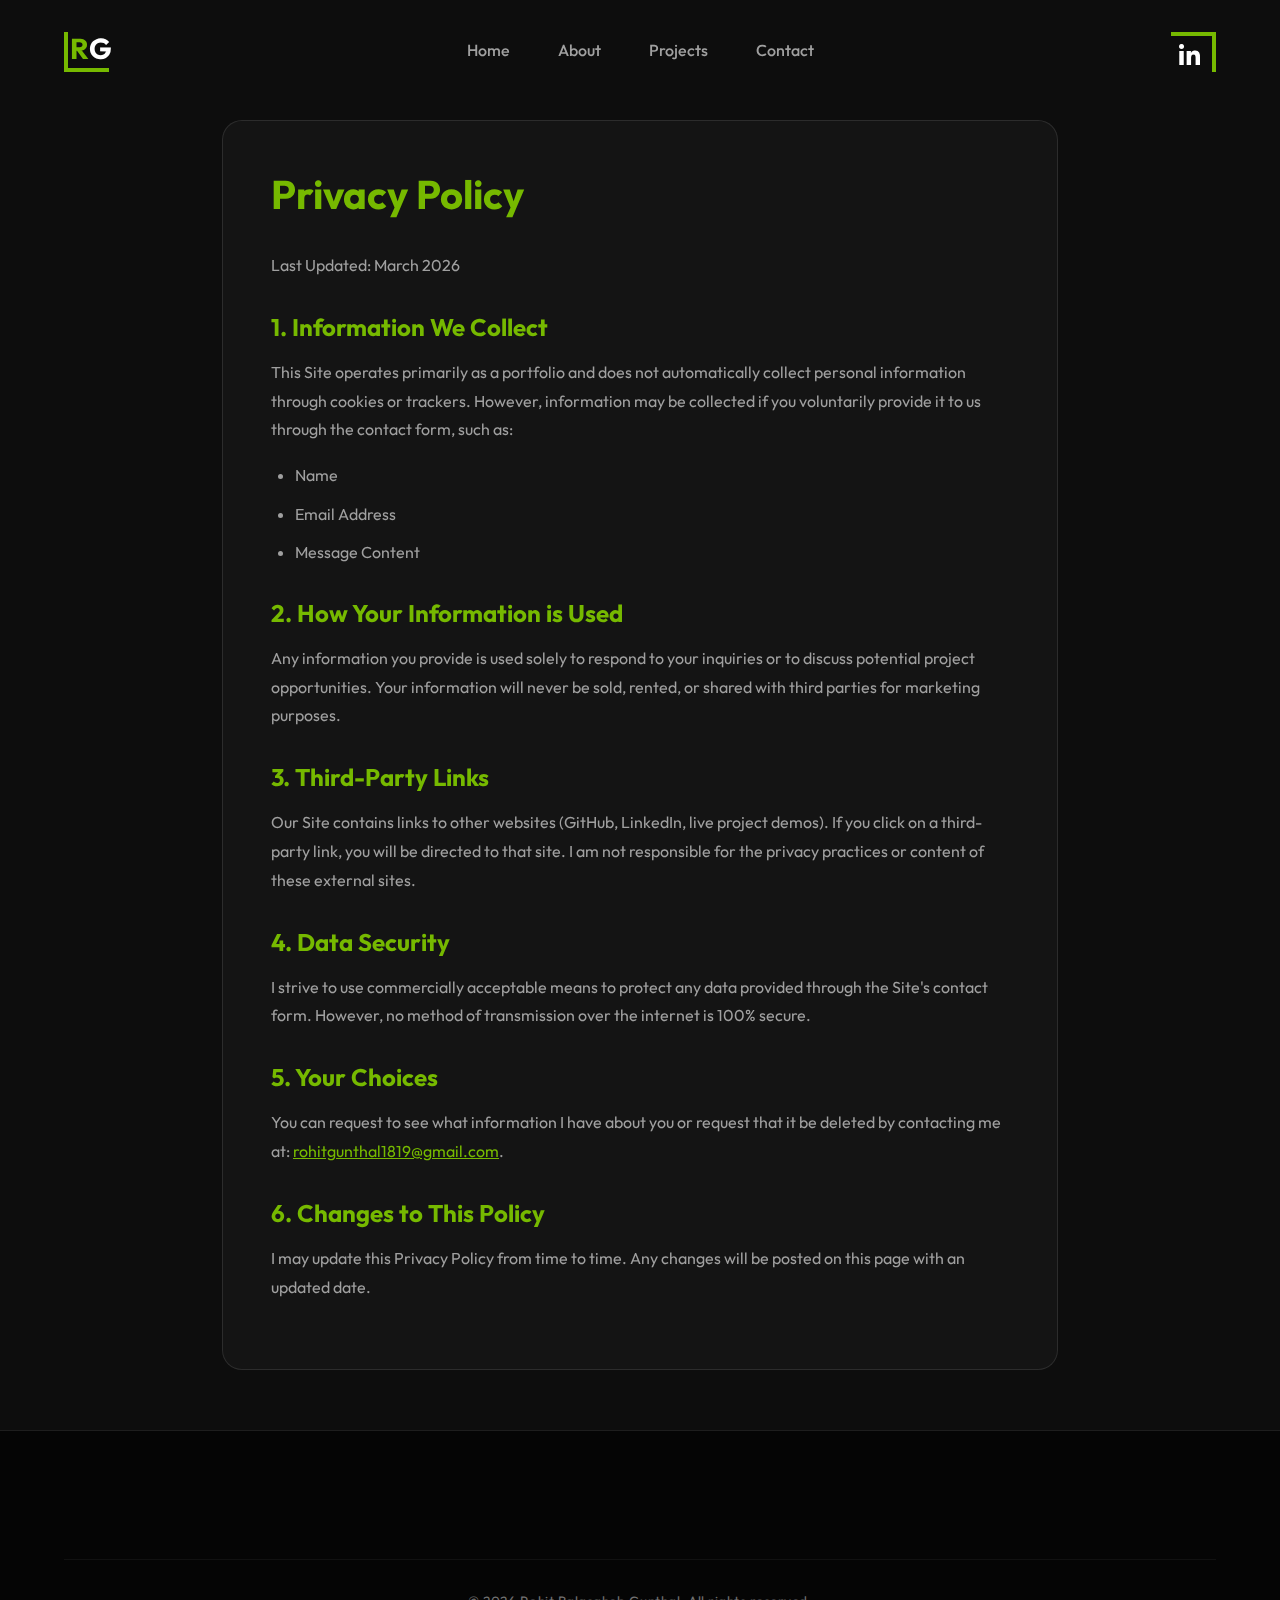
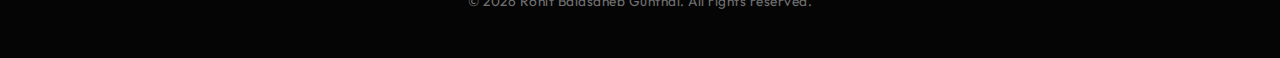
<file: privacy.html>
<!DOCTYPE html>
<html lang="en">

<head>
    <meta charset="UTF-8">
    <meta name="viewport" content="width=device-width, initial-scale=1.0">
    <title>Privacy Policy | Rohit Gunthal</title>
    <link rel="stylesheet" href="style.css">
    <link rel="stylesheet" href="https://cdnjs.cloudflare.com/ajax/libs/font-awesome/6.4.0/css/all.min.css">
    <style>
        .policy-content {
            padding: 120px 2rem 60px;
            max-width: 900px;
            margin: 0 auto;
        }

        .policy-glass-card {
            background: var(--glass-bg);
            backdrop-filter: blur(12px);
            border: 1px solid var(--glass-border);
            border-radius: 20px;
            padding: 3rem;
            color: var(--text-color);
        }

        .policy-glass-card h1 {
            color: var(--accent-color);
            margin-bottom: 2rem;
            font-size: 2.5rem;
        }

        .policy-glass-card h2 {
            margin: 2rem 0 1rem;
            color: var(--accent-color);
            font-size: 1.5rem;
        }

        .policy-glass-card p {
            margin-bottom: 1.2rem;
            line-height: 1.8;
            color: var(--text-muted);
        }

        .policy-glass-card ul {
            margin-bottom: 1.5rem;
            padding-left: 1.5rem;
            color: var(--text-muted);
        }

        .policy-glass-card li {
            margin-bottom: 0.8rem;
            line-height: 1.6;
        }

        @media (max-width: 768px) {
            .policy-glass-card {
                padding: 1.5rem;
            }

            .policy-glass-card h1 {
                font-size: 1.8rem;
            }
        }
    </style>
</head>

<body>
    <header>
        <div class="header-left">
            <div class="logo desktop-logo">
                <a href="index.html" style="text-decoration: none;">
                    <span class="logo-r"
                        style="color: var(--accent-color); font-weight: 700; font-size: 1.8rem;">R</span><span
                        class="logo-g" style="color: #fff; font-weight: 700; font-size: 1.8rem;">G</span>
                </a>
            </div>
        </div>
        <div class="header-center">
            <nav class="nav-links">
                <a href="index.html">Home</a>
                <a href="index.html#about">About</a>
                <a href="index.html#projects">Projects</a>
                <a href="index.html#contact">Contact</a>
            </nav>
        </div>
        <div class="header-right">
            <a href="https://www.linkedin.com/in/xrohia" target="_blank" class="linkedin-icon"><i
                    class="fa-brands fa-linkedin-in"></i></a>
        </div>
    </header>

    <main class="policy-content">
        <div class="policy-glass-card">
            <h1>Privacy Policy</h1>
            <p>Last Updated: March 2026</p>

            <h2>1. Information We Collect</h2>
            <p>This Site operates primarily as a portfolio and does not automatically collect personal information
                through cookies or trackers. However, information may be collected if you voluntarily provide it to us
                through the contact form, such as:</p>
            <ul>
                <li>Name</li>
                <li>Email Address</li>
                <li>Message Content</li>
            </ul>

            <h2>2. How Your Information is Used</h2>
            <p>Any information you provide is used solely to respond to your inquiries or to discuss potential project
                opportunities. Your information will never be sold, rented, or shared with third parties for marketing
                purposes.</p>

            <h2>3. Third-Party Links</h2>
            <p>Our Site contains links to other websites (GitHub, LinkedIn, live project demos). If you click on a
                third-party link, you will be directed to that site. I am not responsible for the privacy practices or
                content of these external sites.</p>

            <h2>4. Data Security</h2>
            <p>I strive to use commercially acceptable means to protect any data provided through the Site's contact
                form. However, no method of transmission over the internet is 100% secure.</p>

            <h2>5. Your Choices</h2>
            <p>You can request to see what information I have about you or request that it be deleted by contacting me
                at: <a href="mailto:rohitgunthal1819@gmail.com"
                    style="color: var(--accent-color);">rohitgunthal1819@gmail.com</a>.</p>

            <h2>6. Changes to This Policy</h2>
            <p>I may update this Privacy Policy from time to time. Any changes will be posted on this page with an
                updated date.</p>
        </div>
    </main>

    <footer class="footer">
        <div class="footer-container">
            <div class="footer-bottom">
                <div class="legal">
                    <p>&copy; 2026 Rohit Balasaheb Gunthal. All rights reserved.</p>
                </div>
            </div>
        </div>
    </footer>
</body>

</html>
</file>
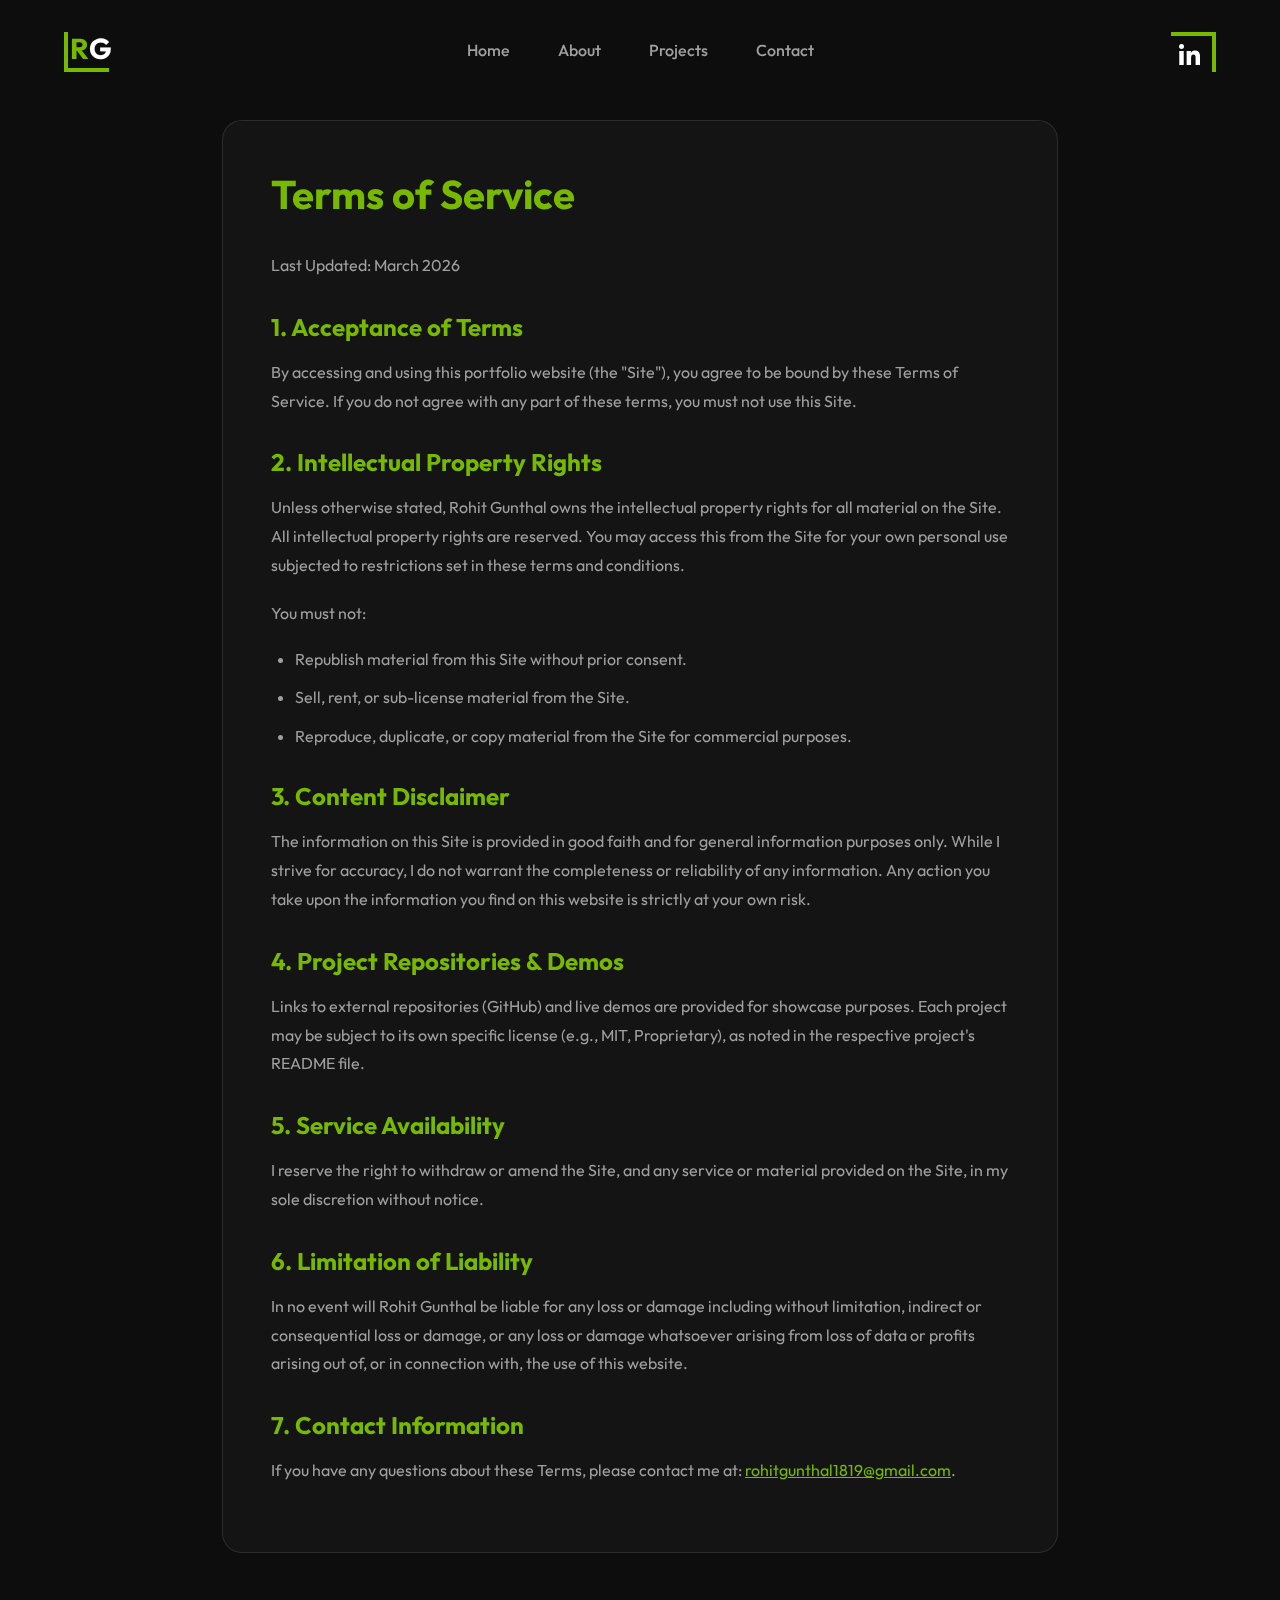
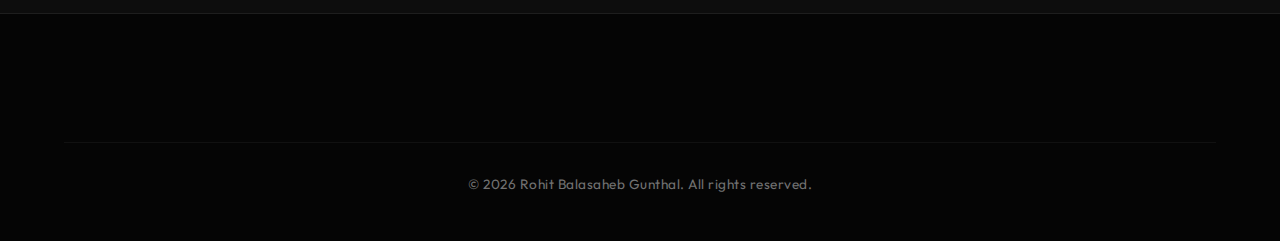
<file: terms.html>
<!DOCTYPE html>
<html lang="en">

<head>
    <meta charset="UTF-8">
    <meta name="viewport" content="width=device-width, initial-scale=1.0">
    <title>Terms of Service | Rohit Gunthal</title>
    <link rel="stylesheet" href="style.css">
    <link rel="stylesheet" href="https://cdnjs.cloudflare.com/ajax/libs/font-awesome/6.4.0/css/all.min.css">
    <style>
        .policy-content {
            padding: 120px 2rem 60px;
            max-width: 900px;
            margin: 0 auto;
        }

        .policy-glass-card {
            background: var(--glass-bg);
            backdrop-filter: blur(12px);
            border: 1px solid var(--glass-border);
            border-radius: 20px;
            padding: 3rem;
            color: var(--text-color);
        }

        .policy-glass-card h1 {
            color: var(--accent-color);
            margin-bottom: 2rem;
            font-size: 2.5rem;
        }

        .policy-glass-card h2 {
            margin: 2rem 0 1rem;
            color: var(--accent-color);
            font-size: 1.5rem;
        }

        .policy-glass-card p {
            margin-bottom: 1.2rem;
            line-height: 1.8;
            color: var(--text-muted);
        }

        .policy-glass-card ul {
            margin-bottom: 1.5rem;
            padding-left: 1.5rem;
            color: var(--text-muted);
        }

        .policy-glass-card li {
            margin-bottom: 0.8rem;
            line-height: 1.6;
        }

        @media (max-width: 768px) {
            .policy-glass-card {
                padding: 1.5rem;
            }

            .policy-glass-card h1 {
                font-size: 1.8rem;
            }
        }
    </style>
</head>

<body>
    <header>
        <div class="header-left">
            <div class="logo desktop-logo">
                <a href="index.html" style="text-decoration: none;">
                    <span class="logo-r"
                        style="color: var(--accent-color); font-weight: 700; font-size: 1.8rem;">R</span><span
                        class="logo-g" style="color: #fff; font-weight: 700; font-size: 1.8rem;">G</span>
                </a>
            </div>
        </div>
        <div class="header-center">
            <nav class="nav-links">
                <a href="index.html">Home</a>
                <a href="index.html#about">About</a>
                <a href="index.html#projects">Projects</a>
                <a href="index.html#contact">Contact</a>
            </nav>
        </div>
        <div class="header-right">
            <a href="https://www.linkedin.com/in/xrohia" target="_blank" class="linkedin-icon"><i
                    class="fa-brands fa-linkedin-in"></i></a>
        </div>
    </header>

    <main class="policy-content">
        <div class="policy-glass-card">
            <h1>Terms of Service</h1>
            <p>Last Updated: March 2026</p>

            <h2>1. Acceptance of Terms</h2>
            <p>By accessing and using this portfolio website (the "Site"), you agree to be bound by these Terms of
                Service. If you do not agree with any part of these terms, you must not use this Site.</p>

            <h2>2. Intellectual Property Rights</h2>
            <p>Unless otherwise stated, Rohit Gunthal owns the intellectual property rights for all material on the
                Site. All intellectual property rights are reserved. You may access this from the Site for your own
                personal use subjected to restrictions set in these terms and conditions.</p>
            <p>You must not:</p>
            <ul>
                <li>Republish material from this Site without prior consent.</li>
                <li>Sell, rent, or sub-license material from the Site.</li>
                <li>Reproduce, duplicate, or copy material from the Site for commercial purposes.</li>
            </ul>

            <h2>3. Content Disclaimer</h2>
            <p>The information on this Site is provided in good faith and for general information purposes only. While I
                strive for accuracy, I do not warrant the completeness or reliability of any information. Any action you
                take upon the information you find on this website is strictly at your own risk.</p>

            <h2>4. Project Repositories & Demos</h2>
            <p>Links to external repositories (GitHub) and live demos are provided for showcase purposes. Each project
                may be subject to its own specific license (e.g., MIT, Proprietary), as noted in the respective
                project's README file.</p>

            <h2>5. Service Availability</h2>
            <p>I reserve the right to withdraw or amend the Site, and any service or material provided on the Site, in
                my sole discretion without notice.</p>

            <h2>6. Limitation of Liability</h2>
            <p>In no event will Rohit Gunthal be liable for any loss or damage including without limitation, indirect or
                consequential loss or damage, or any loss or damage whatsoever arising from loss of data or profits
                arising out of, or in connection with, the use of this website.</p>

            <h2>7. Contact Information</h2>
            <p>If you have any questions about these Terms, please contact me at: <a
                    href="mailto:rohitgunthal1819@gmail.com"
                    style="color: var(--accent-color);">rohitgunthal1819@gmail.com</a>.</p>
        </div>
    </main>

    <footer class="footer">
        <div class="footer-container">
            <div class="footer-bottom">
                <div class="legal">
                    <p>&copy; 2026 Rohit Balasaheb Gunthal. All rights reserved.</p>
                </div>
            </div>
        </div>
    </footer>
</body>

</html>
</file>
<file: styles.css>
/* Modern color scheme and variables */
:root {
    --primary-color: #6366f1;
    --secondary-color: #1e293b;
    --accent-color: #4f46e5;
    --text-color: #334155;
    --light-bg: #f8fafc;
    --gradient-1: linear-gradient(135deg, #6366f1, #4f46e5);
    --gradient-2: linear-gradient(45deg, #1e293b, #0f172a);
    --gradient-white: linear-gradient(135deg, rgba(255, 255, 255, 1), rgba(255, 255, 255, 0.8));
    --gradient-title: linear-gradient(135deg, #60a5fa, #4f46e5);
    --soft-white: rgba(255, 255, 255, 0.85);
    --softer-white: rgba(255, 255, 255, 0.7);
    --softest-white: rgba(255, 255, 255, 0.6);
}

/* Global Styles */
* {
    margin: 0;
    padding: 0;
    box-sizing: border-box;
}

body {
    font-family: 'Space Grotesk', sans-serif;
    line-height: 1.6;
    color: var(--text-color);
    background-color: var(--light-bg);
    overflow-x: hidden;
}

h1, h2, h3, h4, h5, h6 {
    font-family: 'Outfit', sans-serif;
}

h2 {
    font-size: 1.5rem;
    font-weight: 700;
    margin-bottom: 3rem;
    text-align: center;
    background: var(--gradient-title);
    -webkit-background-clip: text;
    -webkit-text-fill-color: transparent;
    position: relative;
    display: inline-block;
}

h2::after {
    content: '';
    position: absolute;
    bottom: -10px;
    left: 50%;
    transform: translateX(-50%);
    width: 50px;
    height: 4px;
    background: var(--gradient-title);
    border-radius: 2px;
}

h3 {
    color: var(--soft-white);
    font-size: 1.4rem;
    font-weight: 600;
    margin-bottom: rem;
}

p {
    color: var(--softer-white);
    line-height: 1.6;
}

/* Header Styles with Glass Effect */
.header {
    background: rgba(255, 255, 255, 0.8);
    backdrop-filter: blur(10px);
    -webkit-backdrop-filter: blur(10px);
    padding: 0.2rem 0;
    position: fixed;
    width: 100%;
    top: 0;
    z-index: 1000;
    transition: var(--transition);
}

.nav-container {
    max-width: 1400px;
    margin: 0 auto;
    padding: 0 2rem;
    display: flex;
    justify-content: space-between;
    align-items: center;
}

.logo {
    display: flex;
    align-items: center;
    gap: 0.5rem;
}

.logo-text {
    font-size: 1.8rem;
    font-weight: 700;
    background: var(--gradient-1);
    -webkit-background-clip: text;
    -webkit-text-fill-color: transparent;
}

.logo-dot {
    width: 8px;
    height: 8px;
    background: var(--accent-color);
    border-radius: 50%;
    animation: pulse 2s infinite;
}

.nav-links {
    display: flex;
    gap: 2.5rem;
}

.nav-link {
    text-decoration: none;
    color: var(--secondary-color);
    font-weight: 500;
    display: flex;
    align-items: center;
    gap: 0.5rem;
    padding: 0.5rem;
    border-radius: 8px;
    transition: var(--transition);
}

.nav-link.active {
    background: var(--gradient-1);
    color: white;
}

.nav-icon {
    font-size: 1.2rem;
}

.mobile-menu-btn {
    display: none;
    flex-direction: column;
    justify-content: space-between;
    width: 30px;
    height: 20px;
    background: transparent;
    border: none;
    cursor: pointer;
    padding: 0;
    z-index: 10;
}

.mobile-menu-btn span {
    display: block;
    width: 100%;
    height: 2px;
    background: var(--text-color);
    transition: all 0.3s ease;
}

@media (max-width: 768px) {
    .mobile-menu-btn {
        display: flex;
        position: relative;
        margin-left: auto;
    }

    .mobile-menu-btn span {
        background: var(--text-color);
    }
    
    .mobile-menu-btn.active span {
        background: var(--accent-color);
    }
    
    .mobile-menu-btn.active span:nth-child(1) {
        transform: translateY(9px) rotate(45deg);
    }
    
    .mobile-menu-btn.active span:nth-child(2) {
        opacity: 0;
    }
    
    .mobile-menu-btn.active span:nth-child(3) {
        transform: translateY(-9px) rotate(-45deg);
    }
}

/* Hero Section with 3D Effect */
.hero {
    perspective: 1000px;
    transform-style: preserve-3d;
    position: relative;
    overflow: hidden;
    background: var(--gradient-2);
    min-height: 100vh;
}

.hero-content {
    transition: transform 0.3s ease-out;
    transform-style: preserve-3d;
    position: relative;
    z-index: 1;
    max-width: 1200px;
    margin: 0 auto;
    padding: 12rem 1rem 0;
}

.hero-shape {
    position: absolute;
    width: 500px;
    height: 500px;
    background: linear-gradient(45deg, var(--accent-color), var(--secondary-color));
    border-radius: 50%;
    filter: blur(80px);
    opacity: 0.3;
    z-index: -1;
    transition: transform 0.3s ease-out;
}

.hero-particles {
    position: absolute;
    top: 0;
    left: 0;
    width: 100%;
    height: 100%;
    overflow: hidden;
    z-index: -1;
}

.particle {
    position: absolute;
    width: 4px;
    height: 4px;
    background: var(--accent-color);
    border-radius: 50%;
    opacity: 0.3;
    animation: float 5s infinite ease-in-out;
}

@keyframes float {
    0%, 100% {
        transform: translateY(0) translateX(0);
        opacity: 0.3;
    }
    50% {
        transform: translateY(-100px) translateX(50px);
        opacity: 0.6;
    }
}

.hero-text-wrapper {
    transform-style: preserve-3d;
}

.hero-title {
    font-size: 4.5rem;
    color: white;
    line-height: 1.2;
    margin-bottom: 2rem;
}

.hero-title-line {
    display: block;
    opacity: 0;
    transform: translateY(50px);
    animation: fadeInUp 0.8s forwards;
}

.hero-title-line:nth-child(2) {
    animation-delay: 0.2s;
}

.hero-title-line:nth-child(3) {
    animation-delay: 0.4s;
}

.hero-title .highlight {
    background: var(--gradient-1);
    -webkit-background-clip: text;
    -webkit-text-fill-color: transparent;
}

.hero-subtitle {
    font-size: 1.8rem;
    background: var(--gradient-white);
    -webkit-background-clip: text;
    -webkit-text-fill-color: transparent;
    margin-bottom: 3rem;
    opacity: 0;
    animation: fadeInUp 1s 0.5s forwards;
}

.cta-buttons {
    display: flex;
    gap: 1.5rem;
    margin-top: 2rem;
}

.cta-button {
    display: inline-flex;
    align-items: center;
    gap: 0.8rem;
    padding: 1rem 2rem;
    background: var(--gradient-1);
    color: white;
    text-decoration: none;
    border-radius: 50px;
    font-weight: 600;
    transition: var(--transition);
    transform-style: preserve-3d;
}

.cta-button:hover {
    transform: translateY(-5px) scale(1.05);
    box-shadow: 0 20px 40px rgba(0,0,0,0.2);
}

.cta-button.secondary {
    background: rgba(255, 255, 255, 0.1);
    color: #ffffff;
    border: 1px solid rgba(255, 255, 255, 0.2);
}

.button-icon {
    font-size: 1.2rem;
    transition: var(--transition);
}

.cta-button:hover .button-icon {
    transform: translateX(5px);
}

/* About Section with Cards */
.about {
    padding: 1rem 1rem;
    position: relative;
    background: var(--gradient-2);
    perspective: 1000px;
    overflow: hidden;
}

.about-container {
    max-width: 1200px;
    margin: 0 auto;
    padding: 0 2rem;
    position: relative;
    z-index: 1;
}

.about-content {
    display: grid;
    grid-template-columns: 300px 1fr;
    gap: 4rem;
    align-items: start;
    margin-top: 4rem;
    transform-style: preserve-3d;
}

/* Image Styles */
.about-image-wrapper {
    position: relative;
    width: 100%;
    max-width: 350px;
    margin: 0 auto;
    cursor: pointer;
}

.broken-glass-container {
    position: relative;
    width: 100%;
    aspect-ratio: 1/1;
    border-radius: 20px;
    overflow: hidden;
}

.broken-glass-container canvas {
    position: absolute;
    top: 0;
    left: 0;
    width: 100%;
    height: 100%;
    z-index: 2;
    pointer-events: none;
}

.about-image {
    width: 100%;
    height: 100%;
    object-fit: cover;
    border-radius: 20px;
    transition: filter 0.3s ease;
}

.glass-overlay {
    position: absolute;
    top: 0;
    left: 0;
    width: 100%;
    height: 100%;
    background: linear-gradient(
        45deg,
        rgba(255, 255, 255, 0.1) 0%,
        rgba(255, 255, 255, 0.05) 100%
    );
    pointer-events: none;
    z-index: 1;
}

.broken-glass-container.breaking .about-image {
    filter: brightness(1.2) contrast(1.1);
}

.glass-shard {
    position: absolute;
    background: inherit;
    backdrop-filter: blur(2px);
    transform-origin: center;
    transition: transform 0.8s ease-out, opacity 0.8s ease-out;
}

.flip-card {
    width: 100%;
    aspect-ratio: 1/1;
    position: relative;
    transform-style: preserve-3d;
    cursor: pointer;
}

.flip-card-inner {
    position: relative;
    width: 100%;
    height: 100%;
    transform-style: preserve-3d;
    transition: transform 0.8s cubic-bezier(0.4, 0, 0.2, 1);
}

.flip-card:hover .flip-card-inner {
    transform: rotateY(180deg);
}

.flip-card-front,
.flip-card-back {
    position: absolute;
    width: 100%;
    height: 100%;
    backface-visibility: hidden;
    border-radius: 20px;
    overflow: hidden;
    box-shadow: 0 10px 30px rgba(0, 0, 0, 0.1);
}

.flip-card-front {
    background: var(--gradient-1);
    transform: rotateY(0deg);
}

.flip-card-back {
    background: var(--gradient-2);
    transform: rotateY(180deg);
}

.flip-card-front img,
.flip-card-back img {
    width: 100%;
    height: 100%;
    object-fit: cover;
    object-position: center;
}

.flip-card:hover .flip-card-front img,
.flip-card:hover .flip-card-back img {
    transform: scale(1.1);
}

/* Add a subtle glow effect on hover */
.flip-card:hover {
    filter: drop-shadow(0 0 20px var(--accent-color));
}

@media (max-width: 768px) {
    .about-image-wrapper {
        max-width: 320px;
    }
}

.about-image-container {
    position: relative;
    border-radius: 30px;
    overflow: hidden;
    transform-style: preserve-3d;
    transition: transform 0.3s ease-out;
}

.about-image-container:hover {
    transform: translateZ(30px);
}

.about-image {
    width: 100%;
    height: auto;
    border-radius: 30px;
    transition: transform 0.3s ease-out;
}

.about-image-container:hover .about-image {
    transform: scale(1.05);
}

.image-shape {
    position: absolute;
    top: -20%;
    right: -20%;
    width: 80%;
    height: 80%;
    background: var(--accent-color);
    opacity: 0.1;
    border-radius: 30% 70% 70% 30% / 30% 30% 70% 70%;
    animation: morphShape 10s infinite;
    z-index: -1;
}

.experience-card {
    position: absolute;
    bottom: 2rem;
    right: -2rem;
    background: var(--accent-color);
    color: white;
    padding: 1.5rem;
    border-radius: 20px;
    transform: translateZ(40px);
    box-shadow: 0 10px 30px rgba(0, 0, 0, 0.1);
}

.experience-number {
    font-size: 2.5rem;
    font-weight: 700;
    display: block;
    line-height: 1;
}

.experience-text {
    font-size: 0.9rem;
    opacity: 0.9;
}

/* Text Content Styles */
.about-text {
    transform-style: preserve-3d;
}

.about-bio {
    margin-bottom: 3rem;
    transform: translateZ(20px);
}

.bio-title {
    font-size: 2rem;
    margin-bottom: 1.5rem;
    color: var(--text-color);
}

.bio-description, 
.project-description,
.skill-info span:first-child,
.stat-label {
    background: var(--gradient-white);
    -webkit-background-clip: text;
    -webkit-text-fill-color: transparent;
}

.bio-description {
    font-size: 1.1rem;
    line-height: 1.8;
    margin-bottom: 2rem;
}

/* Stats Styles */
.about-stats {
    display: grid;
    grid-template-columns: repeat(3, 1fr);
    gap: 2rem;
    margin-bottom: 3rem;
    transform-style: preserve-3d;
}

.stat-item {
    background: rgba(255, 255, 255, 0.05);
    backdrop-filter: blur(10px);
    border: 1px solid rgba(255, 255, 255, 0.1);
    padding: 1.5rem;
    border-radius: 20px;
    text-align: center;
    transition: transform 0.3s ease-out;
    transform-style: preserve-3d;
}

.stat-item:hover {
    transform: translateY(-10px) translateZ(20px);
}

.stat-number {
    font-size: 2.5rem;
    font-weight: 700;
    color: var(--accent-color);
    display: block;
    margin-bottom: 0.5rem;
}

/* Skills Styles */
.skills-container {
    margin-bottom: 3rem;
    transform: translateZ(20px);
}

.skills-title {
    font-size: 1.5rem;
    margin-bottom: 2rem;
    color: var(--text-color);
}

.skill-bars {
    display: grid;
    gap: 1.5rem;
}

.skill-bar {
    transform-style: preserve-3d;
}

.skill-info {
    display: flex;
    justify-content: space-between;
    margin-bottom: 0.5rem;
    color: var(--text-color);
}

.skill-progress {
    height: 8px;
    background: rgba(255, 255, 255, 0.1);
    border-radius: 10px;
    overflow: hidden;
}

.progress-bar {
    height: 100%;
    background: var(--accent-color);
    border-radius: 10px;
    transform: scaleX(0);
    transform-origin: left;
    animation: progressAnimation 1.5s ease-out forwards;
}

@keyframes progressAnimation {
    from {
        transform: scaleX(0);
    }
    to {
        transform: scaleX(1);
    }
}

/* CTA Styles */
.about-cta {
    display: flex;
    gap: 1.5rem;
    transform: translateZ(20px);
}

.cta-button {
    padding: 1rem 2rem;
    border-radius: 10px;
    font-size: 1rem;
    text-decoration: none;
    transition: all 0.3s ease-out;
    position: relative;
    overflow: hidden;
}

.cta-button.primary {
    background: var(--accent-color);
    color: white;
}

.cta-button.secondary {
    background: rgba(255, 255, 255, 0.1);
    color: #ffffff;
    border: 1px solid rgba(255, 255, 255, 0.2);
}

.cta-button:hover {
    transform: translateY(-5px);
    box-shadow: 0 10px 20px rgba(0, 0, 0, 0.1);
}

.cta-button::after {
    content: '';
    position: absolute;
    top: 50%;
    left: 50%;
    width: 0;
    height: 0;
    background: rgba(255, 255, 255, 0.2);
    border-radius: 50%;
    transform: translate(-50%, -50%);
    transition: width 0.6s ease-out, height 0.6s ease-out;
}

.cta-button:hover::after {
    width: 300px;
    height: 300px;
}

/* Projects Section */
.projects {
    padding: 1rem 1rem;
    background: var(--gradient-2);
    position: relative;
    overflow: hidden;
}

.projects-container {
    max-width: 1200px;
    margin: 0 auto;
    position: relative;
    z-index: 1;
}

/* Filter Buttons */
.projects-filter {
    display: flex;
    justify-content: center;
    gap: 1rem;
    margin: 3rem 0;
    flex-wrap: wrap;
}

.filter-btn {
    padding: 0.5rem 1rem;
    border: none;
    background: rgba(255, 255, 255, 0.1);
    color: #ffffff;
    border-radius: 30px;
    cursor: pointer;
    transition: all 0.3s ease;
    font-size: 0.9rem;
}

.filter-btn:hover,
.filter-btn.active {
    background: var(--accent-color);
    color: #ffffff;
    transform: translateY(-2px);
    box-shadow: 0 5px 15px rgba(0, 0, 0, 0.1);
}

/* Projects Grid */
.projects-grid {
    display: grid;
    grid-template-columns: repeat(auto-fit, minmax(350px, 1fr));
    gap: 2.5rem;
    margin-top: 3rem;
}

.project-card {
    background: rgba(255, 255, 255, 0.05);
    border-radius: 20px;
    overflow: hidden;
    transition: all 0.4s ease;
    transform-style: preserve-3d;
    border: 1px solid rgba(255, 255, 255, 0.1);
    backdrop-filter: blur(10px);
}

.project-card:hover {
    transform: translateY(-10px);
    box-shadow: 0 20px 40px rgba(0, 0, 0, 0.2);
}

/* Project Image */
.project-image-wrapper {
    position: relative;
    overflow: hidden;
    aspect-ratio: 16/9;
}

.project-image {
    width: 100%;
    height: 100%;
    object-fit: cover;
    transition: transform 0.6s ease;
}

.project-card:hover .project-image {
    transform: scale(1.1);
}

.project-overlay {
    position: absolute;
    top: 0;
    left: 0;
    width: 100%;
    height: 100%;
    background: rgba(0, 0, 0, 0.7);
    display: flex;
    align-items: center;
    justify-content: center;
    opacity: 0;
    transition: opacity 0.3s ease;
}

.project-card:hover .project-overlay {
    opacity: 1;
}

.project-links {
    display: flex;
    gap: 1rem;
    transform: translateY(20px);
    transition: transform 0.3s ease;
}

.project-card:hover .project-links {
    transform: translateY(0);
}

.project-link {
    width: 45px;
    height: 45px;
    background: var(--accent-color);
    color: white;
    border-radius: 50%;
    display: flex;
    align-items: center;
    justify-content: center;
    text-decoration: none;
    transition: all 0.3s ease;
}

.project-link:hover {
    transform: scale(1.1);
    background: white;
    color: var(--accent-color);
}

/* Project Content */
.project-content {
    padding: 2rem;
}

.project-title {
    color: var(--soft-white);
    font-size: 1.3rem;
    font-weight: 600;
    margin-bottom: 0.8rem;
    transition: color 0.3s ease;
}

.project-description {
    color: var(--softer-white);
    font-size: 0.95rem;
    margin-bottom: 1.2rem;
}

/* Tech Tags */
.project-tech {
    display: flex;
    flex-wrap: wrap;
    gap: 0.5rem;
    margin-bottom: 1rem;
}

.tech-tag {
    background: rgba(255, 255, 255, 0.1);
    color: rgb(196, 201, 235);
    padding: 0.3rem 0.8rem;
    border-radius: 30px;
    font-size: 0.85rem;
}

.project-card:hover .tech-tag {
    background: rgba(255, 255, 255, 0.15);
}

/* Project Details */
.project-details {
    display: flex;
    justify-content: space-between;
    color: var(--softest-white);
    font-size: 0.9rem;
}

.detail-item {
    display: flex;
    align-items: center;
    gap: 0.5rem;
}

.detail-item i {
    color: var(--softer-white);
}

/* Projects CTA */
.projects-cta {
    text-align: center;
    margin-top: 4rem;
}

.projects-cta .cta-button {
    display: inline-flex;
    align-items: center;
    gap: 0.5rem;
    padding: 1rem 1rem;
    font-size: 1rem;
    border-radius: 30px;
    background: var(--accent-color);
    color: white;
    text-decoration: none;
    transition: all 0.3s ease;
}

.projects-cta .cta-button:hover {
    transform: translateY(-5px);
    box-shadow: 0 10px 20px rgba(0, 0, 0, 0.1);
}

/* Contact Section with 3D Effects */
.contact-section {
    position: relative;
    padding: rem 1rem;
    background: var(--gradient-2);
    perspective: 1000px;
    overflow: hidden;
}

.contact-container {
    max-width: 1200px;
    margin: 0 auto;
    display: flex;
    flex-direction: row;
    justify-content: space-between;
    gap: 2rem;
}

.contact-form {
    flex: 1;
    max-width: 60%;
    background: rgba(255, 255, 255, 0.05);
    padding: 2rem;
    border-radius: 16px;
    border: 1px solid rgba(255, 255, 255, 0.1);
    backdrop-filter: blur(10px);
}

.contact-info {
    flex: 0 0 35%;
    background: rgba(255, 255, 255, 0.05);
    padding: 2rem;
    border-radius: 16px;
    border: 1px solid rgba(255, 255, 255, 0.1);
    backdrop-filter: blur(10px);
}

@media (max-width: 768px) {
    .contact-container {
        flex-direction: column;
    }
    
    .contact-form,
    .contact-info {
        flex: 1;
        max-width: 100%;
        padding: 1.5rem;
    }
    
    .contact-info {
        order: -1;
    }
}

@media (max-width: 480px) {
    .contact-form,
    .contact-info {
        padding: 1rem;
    }
}

.contact-item {
    display: flex;
    align-items: flex-start;
    gap: 1rem;
    margin-bottom: 1.5rem;
}

.contact-item:last-child {
    margin-bottom: 0;
}

.contact-icon {
    width: 40px;
    height: 40px;
    display: flex;
    align-items: center;
    justify-content: center;
    background: var(--accent-color);
    border-radius: 50%;
    flex-shrink: 0;
}

.contact-icon i {
    font-size: 1.2rem;
    color: var(--text-color);
}

.contact-details h4 {
    font-size: 1.1rem;
    margin-bottom: 0.25rem;
}

.contact-details p {
    color: var(--text-light);
    font-size: 0.9rem;
    line-height: 1.5;
}

.form-group {
    position: relative;
    margin-bottom: 1.5rem;
}

.form-input {
    width: 100%;
    padding: 1rem;
    background: rgba(255, 255, 255, 0.1);
    border: 2px solid transparent;
    border-radius: 8px;
    color: white;
    font-size: 1rem;
    transition: var(--transition);
}

.form-input:focus {
    outline: none;
    border-color: var(--accent-color);
    background: rgba(255, 255, 255, 0.15);
}

.form-label {
    position: absolute;
    left: 1rem;
    top: 1rem;
    color: rgba(255, 255, 255, 0.7);
    transition: var(--transition);
    pointer-events: none;
}

.form-input:focus ~ .form-label,
.form-input:not(:placeholder-shown) ~ .form-label {
    transform: translateY(-2.5rem);
    font-size: 0.875rem;
    color: var(--accent-color);
}

.submit-btn {
    width: 100%;
    padding: 1rem;
    background: var(--accent-color);
    color: white;
    border: none;
    border-radius: 8px;
    font-size: 1rem;
    font-weight: 500;
    cursor: pointer;
    transition: var(--transition);
    margin-top: 1rem;
}

.submit-btn:hover {
    background: var(--primary-color);
    transform: translateY(-2px);
}

/* Animation Keyframes */
@keyframes fadeInUp {
    from {
        opacity: 0;
        transform: translateY(20px);
    }
    to {
        opacity: 1;
        transform: translateY(0);
    }
}

@keyframes morphShape {
    0% {
        border-radius: 60% 40% 30% 70%/60% 30% 70% 40%;
    }
    50% {
        border-radius: 30% 60% 70% 40%/50% 60% 30% 60%;
    }
    100% {
        border-radius: 60% 40% 30% 70%/60% 30% 70% 40%;
    }
}

/* Smooth transitions for all interactive elements */
a, button, .nav-link {
    transition: all 0.3s ease-out;
}

/* Custom scrollbar */
::-webkit-scrollbar {
    width: 10px;
}

::-webkit-scrollbar-track {
    background: rgba(0, 0, 0, 0.05);
}

::-webkit-scrollbar-thumb {
    background: var(--accent-color);
    border-radius: 5px;
}

::-webkit-scrollbar-thumb:hover {
    background: var(--secondary-color);
}

.footer {
    background: var(--secondary-color);
    padding: 1rem 1rem;
}

.footer-content {
    max-width: 1200px;
    margin: 0 auto;
    display: flex;
    flex-direction: column;
    align-items: center;
    gap: 0.5rem;
    text-align: center;
}

.footer-logo {
    font-size: 1.5rem;
    font-weight: 700;
    color: white;
    text-decoration: none;
}

.footer-nav {
    display: flex;
    gap: 2rem;
    flex-wrap: wrap;
    justify-content: center;
}

.footer-social {
    display: flex;
    gap: 1rem;
}

.social-link {
    color: white;
    font-size: 1.2rem;
    transition: var(--transition);
}

.social-link:hover {
    color: var(--accent-color);
    transform: translateY(-2px);
}

@media (max-width: 768px) {
    .contact-container {
        grid-template-columns: 1fr;
        gap: 2rem;
        padding: 1rem;
    }
    
    .contact-form {
        padding: 1.5rem;
    }
    
    .contact-info {
        order: -1;
    }
    
    .footer {
        padding: 2rem 1rem;
    }
    
    .footer-nav {
        gap: 1rem;
    }
    
    .footer-social {
        gap: 1rem;
    }
}

@media (max-width: 768px) {
    .about-container {
        padding: 0 0.5rem;
    }

    .about-content {
        grid-template-columns: 1fr;
        gap: 1rem;
        padding: 0;
    }
    
    .about-image-wrapper {
        margin: 0 auto;
        max-width: 150px;
    }
    
    .about-stats {
        display: flex;
        flex-wrap: nowrap;
        overflow-x: auto;
        gap: 0.5rem;
        margin: 0.75rem -0.5rem;
        padding: 0.25rem 0.5rem;
        -ms-overflow-style: none;
        scrollbar-width: none;
    }
    
    .about-stats::-webkit-scrollbar {
        display: none;
    }
    
    .stat-item {
        flex: 0 0 120px;
        padding: 0.75rem 0.5rem;
        border-radius: 8px;
        margin: 0;
    }
    
    .stat-number {
        font-size: 1.5rem;
        margin-bottom: 0.2rem;
    }
    
    .stat-label {
        font-size: 0.75rem;
        white-space: nowrap;
    }
    
    .about-text {
        text-align: left;
        padding: 0;
    }
    
    .bio-title {
        font-size: 1.25rem;
        margin-bottom: 0.5rem;
    }
    
    .bio-description {
        margin: 0.5rem 0;
        font-size: 0.9rem;
        line-height: 1.5;
    }
    
    .skills-container {
        margin: 0.75rem 0;
    }
    
    .skills-title {
        font-size: 1.2rem;
        margin-bottom: 0.75rem;
    }
    
    .skill-bars {
        margin-top: 0.75rem;
        padding: 0;
    }
    
    .skill-bar {
        margin-bottom: 0.5rem;
    }
    
    .about-cta {
        margin-top: 1rem;
        gap: 0.75rem;
        display: flex;
        justify-content: center;
    }
}

@media (max-width: 480px) {
    .about-container {
        padding: 0 0.25rem;
    }
    
    .stat-item {
        flex: 0 0 110px;
        padding: 0.5rem 0.25rem;
    }
    
    .stat-number {
        font-size: 1.25rem;
    }
    
    .stat-label {
        font-size: 0.7rem;
    }
}

@media (max-width: 768px) {
    .nav-links {
        position: fixed;
        top: 0;
        right: -100%;
        width: 80%;
        height: 100vh;
        background: var(--gradient-2);
        backdrop-filter: blur(10px);
        display: flex;
        flex-direction: column;
        align-items: center;
        justify-content: center;
        transition: right 0.3s ease-out;
        z-index: 9;
        padding: 2rem;
        gap: 2rem;
    }
    
    .nav-links.active {
        right: 0;
        box-shadow: -5px 0 15px rgba(0, 0, 0, 0.1);
    }
    
    .nav-link {
        margin: 0;
        font-size: 1.2rem;
        color: white;
        opacity: 0.8;
        padding: 1rem 2rem;
        border-radius: 8px;
        width: 100%;
        text-align: center;
    }
    
    .nav-link:hover,
    .nav-link.active {
        background: rgba(255, 255, 255, 0.1);
        opacity: 1;
        transform: translateX(5px);
    }
    
    .mobile-menu-btn {
        display: flex;
        flex-direction: column;
        justify-content: space-between;
        width: 30px;
        height: 20px;
        background: transparent;
        border: none;
        cursor: pointer;
        padding: 0;
        z-index: 10;
        position: relative;
    }
    
    .mobile-menu-btn span {
        width: 100%;
        height: 2px;
        background: var(--text-color);
        transition: transform 0.3s ease-out;
    }
    
    .mobile-menu-btn.active span {
        background: var(--accent-color);
    }
    
    .mobile-menu-btn.active span:nth-child(1) {
        transform: translateY(9px) rotate(45deg);
    }
    
    .mobile-menu-btn.active span:nth-child(2) {
        opacity: 0;
    }
    
    .mobile-menu-btn.active span:nth-child(3) {
        transform: translateY(-9px) rotate(-45deg);
    }
    
    .hero-title {
        font-size: 3rem;
    }
    
    .hero-subtitle {
        font-size: 1.5rem;
    }
    
    .hero-cta {
        flex-direction: column;
    }
    
    .about-content {
        grid-template-columns: 1fr;
        gap: 2rem;
        padding: 1rem;
    }
    
    .about-image-wrapper {
        margin: 0 auto;
        max-width: 300px;
    }
    
    .about-stats {
        grid-template-columns: 1fr;
        gap: 1rem;
        margin-top: 2rem;
    }
    
    .stat-item {
        padding: 1rem;
    }
    
    .about-text {
        text-align: left;
        padding: 0 1rem;
    }
    
    .skill-bars {
        margin-top: 2rem;
    }
    
    .contact-form {
        padding: 1rem;
    }
    
    .submit-btn {
        margin-top: 2rem;
    }
    
    .footer {
        padding: 1.5rem 0;
    }
    
    .footer-nav {
        flex-wrap: wrap;
        gap: 1rem;
    }
    
    .footer-social {
        gap: 1rem;
    }
}

@media (max-width: 768px) {
    .about-container {
        padding: 0 0.5rem;
    }

    .about-content {
        grid-template-columns: 1fr;
        gap: 1rem;
        padding: 0;
    }
    
    .about-image-wrapper {
        margin: 0 auto;
        max-width: 150px;
    }
    
    .about-stats {
        display: flex;
        flex-wrap: nowrap;
        overflow-x: auto;
        gap: 0.5rem;
        margin: 0.75rem -0.5rem;
        padding: 0.25rem 0.5rem;
        -ms-overflow-style: none;
        scrollbar-width: none;
    }
    
    .about-stats::-webkit-scrollbar {
        display: none;
    }
    
    .stat-item {
        flex: 0 0 120px;
        padding: 0.75rem 0.5rem;
        border-radius: 8px;
        margin: 0;
    }
    
    .stat-number {
        font-size: 1.5rem;
        margin-bottom: 0.2rem;
    }
    
    .stat-label {
        font-size: 0.75rem;
        white-space: nowrap;
    }
    
    .about-text {
        text-align: left;
        padding: 0;
    }
    
    .bio-title {
        font-size: 1.25rem;
        margin-bottom: 0.5rem;
    }
    
    .bio-description {
        margin: 0.5rem 0;
        font-size: 0.9rem;
        line-height: 1.5;
    }
    
    .skills-container {
        margin: 0.75rem 0;
    }
    
    .skills-title {
        font-size: 1.2rem;
        margin-bottom: 0.75rem;
    }
    
    .skill-bars {
        margin-top: 0.75rem;
        padding: 0;
    }
    
    .skill-bar {
        margin-bottom: 0.5rem;
    }
    
    .about-cta {
        margin-top: 1rem;
        gap: 0.75rem;
        display: flex;
        justify-content: center;
    }
}

@media (max-width: 480px) {
    .about-container {
        padding: 0 0.25rem;
    }
    
    .stat-item {
        flex: 0 0 110px;
        padding: 0.5rem 0.25rem;
    }
    
    .stat-number {
        font-size: 1.25rem;
    }
    
    .stat-label {
        font-size: 0.7rem;
    }
}

.project-card.hidden {
    display: none;
}
</file>
<file: style.css>
@import url('https://fonts.googleapis.com/css2?family=Outfit:wght@300;400;600;700&display=swap');

:root {
    --bg-color: #0d0d0d;
    --accent-color: #76b900;
    /* NVIDIA Green */
    --text-color: #ffffff;
    --text-muted: #a0a0a0;
    --glass-bg: rgba(255, 255, 255, 0.03);
    --glass-border: rgba(255, 255, 255, 0.1);
    --font-main: 'Outfit', sans-serif;
}

* {
    margin: 0;
    padding: 0;
    box-sizing: border-box;
}

/* Scroll offset for anchor links (accounts for sticky header) */
[id] {
    scroll-margin-top: 80px;
}

/* Screen-reader & crawler-only content: invisible to users, readable by bots */
.sr-only {
    position: absolute;
    width: 1px;
    height: 1px;
    padding: 0;
    margin: -1px;
    overflow: hidden;
    clip: rect(0, 0, 0, 0);
    white-space: nowrap;
    border: 0;
}

/* ===== IMAGE LIGHTBOX STYLES ===== */
.lightbox-modal {
    display: none;
    position: fixed;
    top: 0;
    left: 0;
    width: 100%;
    height: 100%;
    z-index: 10000;
    align-items: center;
    justify-content: center;
}

.lightbox-modal.active {
    display: flex;
}

.lightbox-backdrop {
    position: absolute;
    top: 0;
    left: 0;
    width: 100%;
    height: 100%;
    background: rgba(0, 0, 0, 0.9);
    backdrop-filter: blur(8px);
}

.lightbox-content {
    position: relative;
    display: flex;
    align-items: center;
    justify-content: center;
    width: 90%;
    max-width: 900px;
    max-height: 85vh;
    z-index: 2;
}

.lightbox-content img {
    max-width: 100%;
    max-height: 80vh;
    object-fit: contain;
    border-radius: 8px;
    border: 1px solid var(--glass-border);
}

.lightbox-close {
    position: absolute;
    top: -40px;
    right: 0;
    background: none;
    border: 1px solid rgba(255, 255, 255, 0.2);
    color: #fff;
    width: 36px;
    height: 36px;
    display: flex;
    align-items: center;
    justify-content: center;
    cursor: pointer;
    font-size: 1.2rem;
    transition: all 0.3s ease;
}

.lightbox-close:hover {
    background: var(--accent-color);
    border-color: var(--accent-color);
    color: var(--bg-color);
}

.lightbox-nav {
    position: absolute;
    top: 50%;
    transform: translateY(-50%);
    background: rgba(255, 255, 255, 0.05);
    border: 1px solid rgba(255, 255, 255, 0.15);
    color: #fff;
    width: 44px;
    height: 44px;
    display: flex;
    align-items: center;
    justify-content: center;
    cursor: pointer;
    font-size: 1rem;
    transition: all 0.3s ease;
}

.lightbox-nav:hover {
    background: var(--accent-color);
    border-color: var(--accent-color);
    color: var(--bg-color);
}

.lightbox-nav.prev {
    left: -60px;
}

.lightbox-nav.next {
    right: -60px;
}

.lightbox-counter {
    position: absolute;
    bottom: -35px;
    left: 50%;
    transform: translateX(-50%);
    color: var(--text-muted);
    font-size: 0.85rem;
    font-family: var(--font-main);
    letter-spacing: 2px;
}

body {
    background-color: var(--bg-color);
    color: var(--text-color);
    font-family: var(--font-main);
    overflow-x: hidden;
    min-height: 100vh;
}

/* Header & Navigation */
header {
    padding: 2rem 4rem;
    display: grid;
    grid-template-columns: 1fr auto 1fr;
    align-items: center;
    position: fixed;
    width: 100%;
    z-index: 100;
    transition: background 0.4s ease, border-color 0.4s ease, backdrop-filter 0.4s ease;
    border-bottom: 1px solid transparent;
}

header.header-scrolled {
    background: rgba(13, 13, 13, 0.75);
    backdrop-filter: blur(20px);
    -webkit-backdrop-filter: blur(20px);
    border-bottom: 1px solid var(--glass-border);
    padding: 1rem 4rem;
}

.header-left {
    display: flex;
    align-items: center;
    justify-content: flex-start;
}

.header-center {
    display: flex;
    align-items: center;
    justify-content: center;
}

.header-right {
    display: flex;
    align-items: center;
    justify-content: flex-end;
}

.mobile-logo,
.hamburger {
    display: none !important;
}

.logo {
    position: relative;
    width: 45px;
    height: 40px;
    display: flex;
    align-items: center;
    justify-content: center;
    font-size: 1.5rem;
    font-weight: 700;
    /* Desktop Logo Border */
    border-bottom: 4px solid var(--accent-color);
    border-left: 4px solid var(--accent-color);
    padding-bottom: 4px;
    padding-left: 4px;
}

.logo-r {
    color: var(--accent-color);
}

.logo-g {
    color: var(--text-color);
}

.nav-links {
    display: flex;
    gap: 3rem;
}

.nav-links a {
    text-decoration: none;
    color: var(--text-muted);
    font-weight: 500;
    transition: color 0.3s ease;
    padding-bottom: 5px;
}

.nav-links a.active,
.nav-links a:hover {
    color: var(--text-color);
}

.nav-links a.active {
    border-bottom: 2px solid var(--accent-color);
}

.linkedin-icon {
    display: flex;
    align-items: center;
    justify-content: center;
    width: 45px;
    height: 40px;
    font-size: 1.5rem;
    color: var(--text-color);
    text-decoration: none;
    transition: all 0.3s ease;
    /* Desktop LinkedIn Border */
    border-top: 4px solid var(--accent-color);
    border-right: 4px solid var(--accent-color);
    padding-top: 4px;
    padding-right: 4px;
}

.linkedin-icon:hover {
    color: var(--accent-color);
}

/* Hamburger button */
.hamburger {
    background: none;
    border: none;
    cursor: pointer;
    padding: 0.5rem;
    flex-direction: column;
    gap: 5px;
    width: 45px;
    height: 40px;
    align-items: center;
    justify-content: center;
}

.hamburger span {
    display: block;
    width: 25px;
    height: 3px;
    background-color: var(--accent-color);
    border-radius: 0;
    /* Square Design */
    transition: all 0.3s ease;
}

/* Mobile Glass Nav Overlay */
.mobile-nav-overlay {
    display: none;
    position: fixed;
    top: 0;
    left: 0;
    width: 100%;
    height: 100%;
    background: rgba(13, 13, 13, 0.85);
    backdrop-filter: blur(30px);
    -webkit-backdrop-filter: blur(30px);
    z-index: 99;
    justify-content: center;
    align-items: center;
    opacity: 0;
    transition: opacity 0.3s ease;
    pointer-events: none;
}

.mobile-nav-overlay.active {
    display: flex;
    opacity: 1;
    pointer-events: all;
}

.mobile-nav-links {
    display: flex;
    flex-direction: column;
    align-items: center;
    gap: 2.5rem;
}

.mobile-nav-links a {
    text-decoration: none;
    color: var(--text-muted);
    font-size: 1.8rem;
    font-weight: 600;
    transition: color 0.3s ease;
    padding-bottom: 5px;
}

.mobile-nav-links a.active,
.mobile-nav-links a:hover {
    color: var(--text-color);
    border-bottom: 2px solid var(--accent-color);
}

/* Hamburger active state */
.hamburger.active span:nth-child(1) {
    transform: translateY(8px) rotate(45deg);
}

.hamburger.active span:nth-child(2) {
    opacity: 0;
}

.hamburger.active span:nth-child(3) {
    transform: translateY(-8px) rotate(-45deg);
}

/* Hero Section */
.hero {
    height: 100vh;
    width: 100%;
    display: flex;
    align-items: center;
    justify-content: center;
    position: relative;
    padding-top: 60px;
    overflow: hidden;
}

/* Background Large Text */
.bg-text-container {
    position: absolute;
    width: 100vw;
    height: 100%;
    display: flex;
    flex-direction: column;
    justify-content: flex-start;
    padding-top: 5vh;
    pointer-events: none;
    z-index: 1;
    overflow: hidden;
}

.bg-text {
    font-size: 30vw;
    font-weight: 900;
    color: var(--accent-color);
    opacity: 0.05;
    line-height: 0.8;
    text-transform: uppercase;
    white-space: nowrap;
    user-select: none;
    letter-spacing: -0.05em;
    display: inline-block;
}

.marquee-text {
    animation: flowRightToLeft 20s linear infinite;
}

@keyframes flowRightToLeft {
    0% {
        transform: translateX(0%);
    }

    100% {
        transform: translateX(-50%);
    }
}

/* Image Container */
.image-wrapper {
    position: absolute;
    right: 5%;
    bottom: 5%;
    width: 55%;
    height: 82%;
    z-index: 4;
    display: flex;
    align-items: flex-end;
}

.image-bg-box {
    position: absolute;
    bottom: 5%;
    right: 5%;
    width: 46%;
    /* ~90% of 55% */
    height: 82%;
    background-color: #1a2e1a;
    z-index: 2;
}

.hero-img {
    height: 120%;
    width: auto;
    object-fit: contain;
    filter: drop-shadow(0 20px 50px rgba(0, 0, 0, 0.5));
    margin: 0 auto;
}

/* Glass Card */
.glass-card {
    position: absolute;
    left: 8%;
    top: 25%;
    width: 46%;
    padding: 4rem;
    background: linear-gradient(135deg, rgba(255, 255, 255, 0.06), rgba(255, 255, 255, 0.01));
    backdrop-filter: blur(25px);
    -webkit-backdrop-filter: blur(25px);
    border: 1px solid var(--glass-border);
    border-right: 1px solid rgba(255, 255, 255, 0.2);
    z-index: 3;
    display: flex;
    flex-direction: column;
    gap: 0.8rem;
}

.glass-card h2 {
    font-size: 2.2rem;
    font-weight: 300;
}

.glass-card h1 {
    font-size: 4.2rem;
    font-weight: 400;
    line-height: 1.1;
}

.glass-card h1 span.hero-name {
    color: var(--accent-color);
    display: block;
    font-weight: 700;
}

.glass-card p {
    font-size: 1.5rem;
    color: var(--text-muted);
    margin-top: 0.5rem;
}

/* Action Buttons */
.hero-actions {
    display: flex;
    gap: 1.5rem;
    margin-top: 2rem;
}

.glass-btn {
    padding: 0.8rem 2.5rem;
    font-size: 1.2rem;
    font-weight: 600;
    color: var(--text-color);
    text-decoration: none;
    text-transform: uppercase;
    letter-spacing: 1px;
    border-radius: 0px;
    background: rgba(255, 255, 255, 0.05);
    backdrop-filter: blur(10px);
    -webkit-backdrop-filter: blur(10px);
    border: 1px solid rgba(255, 255, 255, 0.2);
    box-shadow: inset 0 0 10px rgba(255, 255, 255, 0.1), 0 4px 15px rgba(0, 0, 0, 0.2);
    transition: all 0.3s ease;
    cursor: pointer;
    position: relative;
    overflow: hidden;
}

.glass-btn::before {
    content: '';
    position: absolute;
    top: 0;
    left: -100%;
    width: 50%;
    height: 100%;
    background: linear-gradient(to right, transparent, rgba(255, 255, 255, 0.3), transparent);
    transform: skewX(-20deg);
    transition: all 0.5s ease;
}

.glass-btn:hover {
    background: rgba(255, 255, 255, 0.1);
    box-shadow: inset 0 0 15px rgba(255, 255, 255, 0.2), 0 8px 20px rgba(118, 185, 0, 0.2);
    border-color: rgba(255, 255, 255, 0.4);
    transform: translateY(-2px);
}

.glass-btn:hover::before {
    left: 150%;
}

/* Social Footer */
.footer-socials {
    position: absolute;
    left: 4rem;
    bottom: 3rem;
    display: flex;
    align-items: center;
    gap: 2rem;
    z-index: 20;
}

.line {
    width: 100px;
    height: 1px;
    background-color: var(--text-muted);
}

.social-icons {
    display: flex;
    gap: 1.5rem;
}

.social-icons a {
    color: var(--text-muted);
    font-size: 1.2rem;
    transition: color 0.3s ease;
}

.social-icons a:hover {
    color: var(--accent-color);
}

/* Animations */
@keyframes fadeInUp {
    from {
        opacity: 0;
        transform: translateY(30px);
    }

    to {
        opacity: 1;
        transform: translateY(0);
    }
}

.glass-card {
    animation: fadeInUp 1s ease-out forwards;
}

.image-wrapper {
    animation: fadeInUp 1.2s ease-out forwards;
}

.bg-text-container {
    animation: fadeIn 2s ease-out forwards;
}

@keyframes fadeIn {
    from {
        opacity: 0;
    }

    to {
        opacity: 1;
    }
}

/* ============================================
   LINE TITLE COMPONENT (——About—— / ——Projects——)
   ============================================ */
.line-title {
    display: flex;
    align-items: center;
    justify-content: center;
    gap: 1.5rem;
    padding: 2.5rem 4rem 4rem;
    margin-bottom: 0;
}

.line-title h2 {
    font-size: 1.8rem;
    font-weight: 600;
    color: var(--text-muted);
    text-transform: uppercase;
    letter-spacing: 5px;
    white-space: nowrap;
}

.line-title-bar {
    flex: 1;
    height: 1px;
    max-width: 300px;
}

.line-title-bar.left {
    background: linear-gradient(to right, transparent 0%, var(--accent-color) 100%);
}

.line-title-bar.right {
    background: linear-gradient(to left, transparent 0%, var(--accent-color) 100%);
}

/* ============================================
   ABOUT SECTION
   ============================================ */
.about {
    width: 100%;
    display: grid;
    grid-template-columns: 30% 70%;
    padding: 1.5rem 4rem 3rem;
    gap: 2rem;
    position: relative;
}

/* --- Sidebar (30%) --- */
.about-sidebar {
    display: flex;
    flex-direction: column;
    gap: 2rem;
    height: fit-content;
}

.sidebar-accent-line {
    margin-top: auto;
    height: 3px;
    background: linear-gradient(90deg, var(--accent-color), transparent);
    opacity: 0.3;
}

/* Liquid Glass Button */
.liquid-btn {
    position: relative;
    display: flex;
    align-items: center;
    justify-content: flex-start;
    padding: 1.8rem 1.8rem;
    background: var(--glass-bg);
    border: 1px solid var(--glass-border);
    color: var(--text-muted);
    font-family: var(--font-main);
    font-size: 1.1rem;
    font-weight: 500;
    cursor: pointer;
    overflow: hidden;
    transition: all 0.4s cubic-bezier(0.25, 0.46, 0.45, 0.94);
    backdrop-filter: blur(12px);
    -webkit-backdrop-filter: blur(12px);
    text-align: left;
    border-radius: 0;
    /* Square Design */
}

.liquid-btn .btn-text {
    position: relative;
    z-index: 2;
    display: flex;
    align-items: center;
    gap: 0.8rem;
    transition: color 0.3s ease;
}

.liquid-btn .btn-text i {
    font-size: 1.1rem;
    width: 20px;
    text-align: center;
}

/* Liquid blob effect */
.liquid-blob {
    position: absolute;
    top: 50%;
    left: -60%;
    width: 200%;
    height: 300%;
    background: radial-gradient(ellipse, rgba(118, 185, 0, 0.25) 0%, rgba(118, 185, 0, 0.08) 40%, transparent 70%);
    border-radius: 0;
    /* Square Design - Flattening the blob for sharp look */
    transform: translateY(-50%) rotate(0deg);
    transition: left 0.6s cubic-bezier(0.25, 0.46, 0.45, 0.94), opacity 0.4s ease;
    opacity: 0;
    z-index: 1;
    animation: liquidMorph 8s ease-in-out infinite;
}

@keyframes liquidMorph {

    0%,
    100% {
        border-radius: 0;
    }

    25% {
        border-radius: 0;
    }

    50% {
        border-radius: 0;
    }

    75% {
        border-radius: 0;
    }
}

.liquid-btn:hover .liquid-blob,
.liquid-btn.active .liquid-blob {
    left: -30%;
    opacity: 1;
}

.liquid-btn:hover,
.liquid-btn.active {
    border-color: rgba(118, 185, 0, 0.4);
    color: var(--text-color);
    box-shadow: 0 0 25px rgba(118, 185, 0, 0.1), inset 0 0 20px rgba(118, 185, 0, 0.05);
}

.liquid-btn.active {
    background: linear-gradient(135deg, rgba(118, 185, 0, 0.12), rgba(118, 185, 0, 0.03));
    border-left: 3px solid var(--accent-color);
}

.liquid-btn.active .btn-text {
    color: var(--accent-color);
    font-weight: 600;
}

/* --- Content Panel (70%) --- */
.about-content {
    position: relative;
    min-height: 535px;
}

.about-panel {
    display: none;
    opacity: 0;
    transform: translateY(15px);
    transition: opacity 0.5s ease, transform 0.5s ease;
}

.about-panel.active {
    display: block;
    opacity: 1;
    transform: translateY(0);
    animation: panelFadeIn 0.5s ease-out forwards;
}

@keyframes panelFadeIn {
    from {
        opacity: 0;
        transform: translateY(15px);
    }

    to {
        opacity: 1;
        transform: translateY(0);
    }
}

.panel-title {
    font-size: 2rem;
    font-weight: 600;
    margin-bottom: 1.5rem;
    padding-bottom: 0.8rem;
    border-bottom: 1px solid var(--glass-border);
}

.panel-title .accent {
    color: var(--accent-color);
}

.panel-body {
    max-height: 535px;
    overflow-y: auto;
    padding-right: 1rem;
}

/* Custom scrollbar for panel */
.panel-body::-webkit-scrollbar {
    width: 4px;
}

.panel-body::-webkit-scrollbar-track {
    background: rgba(255, 255, 255, 0.03);
    border-radius: 0;
}

.panel-body::-webkit-scrollbar-thumb {
    background: var(--accent-color);
    border-radius: 0;
}

.panel-body::-webkit-scrollbar-thumb:hover {
    background: rgba(118, 185, 0, 0.8);
}

/* ===== ABOUT ME TAB ===== */
.accent-bold {
    color: var(--accent-color);
    font-weight: 700;
}

.about-intro {
    font-size: 1.15rem;
    line-height: 1.8;
    color: var(--text-color);
    margin-bottom: 1rem;
}

.about-panel p {
    font-size: 1rem;
    color: var(--text-muted);
    line-height: 1.8;
    margin-bottom: 1rem;
}

.about-highlights {
    display: grid;
    grid-template-columns: repeat(3, 1fr);
    gap: 1.5rem;
    margin-top: 2rem;
}

.highlight-card {
    background: linear-gradient(135deg, rgba(118, 185, 0, 0.08), rgba(255, 255, 255, 0.02));
    border: 1px solid rgba(118, 185, 0, 0.2);
    padding: 1.5rem 1rem;
    text-align: center;
    backdrop-filter: blur(10px);
    -webkit-backdrop-filter: blur(10px);
    transition: all 0.3s ease;
    border-radius: 0;
    /* Square Design */
}

.highlight-card:hover {
    border-color: var(--accent-color);
    transform: translateY(-4px);
    box-shadow: 0 8px 30px rgba(118, 185, 0, 0.15);
}

.highlight-number {
    display: block;
    font-size: 2.2rem;
    font-weight: 700;
    color: var(--accent-color);
    line-height: 1;
}

.highlight-label {
    display: block;
    font-size: 0.85rem;
    color: var(--text-muted);
    margin-top: 0.5rem;
    text-transform: uppercase;
    letter-spacing: 1px;
}

/* ===== EDUCATION TAB — Timeline Roadmap ===== */
.edu-timeline {
    position: relative;
    display: flex;
    flex-direction: column;
    gap: 0;
}

.edu-node {
    display: flex;
    gap: 1.5rem;
    position: relative;
}

.edu-marker {
    display: flex;
    flex-direction: column;
    align-items: center;
    min-width: 30px;
}

.edu-dot {
    width: 18px;
    height: 18px;
    border-radius: 50%;
    background: var(--bg-color);
    border: 3px solid var(--accent-color);
    position: relative;
    z-index: 2;
    box-shadow: 0 0 12px rgba(118, 185, 0, 0.4);
    transition: all 0.3s ease;
    flex-shrink: 0;
    margin-top: 23px;
    /* Align center (9px) with arrow at 32px */
}

.edu-dot.final {
    width: 24px;
    height: 24px;
    background: var(--accent-color);
    border: 4px solid rgba(118, 185, 0, 0.3);
    box-shadow: 0 0 20px rgba(118, 185, 0, 0.6), 0 0 40px rgba(118, 185, 0, 0.2);
    margin-top: 20px;
    /* Align center (12px) with arrow at 32px */
}

.edu-line-down {
    width: 3px;
    flex-grow: 1;
    background: linear-gradient(180deg, var(--accent-color), rgba(118, 185, 0, 0.2));
    min-height: 40px;
}

.edu-card {
    background: linear-gradient(135deg, rgba(255, 255, 255, 0.05), rgba(255, 255, 255, 0.01));
    border: 1px solid var(--glass-border);
    padding: 1.5rem 2rem;
    margin-bottom: 1.5rem;
    backdrop-filter: blur(10px);
    -webkit-backdrop-filter: blur(10px);
    position: relative;
    transition: all 0.3s ease;
    flex: 1;
    border-radius: 0;
    /* Square Design */
}

.edu-card:hover {
    border-color: rgba(118, 185, 0, 0.3);
    transform: translateX(5px);
    box-shadow: 0 5px 25px rgba(118, 185, 0, 0.1);
}

.edu-card::before {
    content: '';
    position: absolute;
    top: 31px;
    /* Align with center of dot */
    left: -30px;
    /* Entire gap plus half marker */
    width: 30px;
    height: 2px;
    background: var(--accent-color);
}

.edu-year {
    display: inline-block;
    background: rgba(118, 185, 0, 0.15);
    color: var(--accent-color);
    padding: 0.25rem 0.8rem;
    font-size: 0.8rem;
    font-weight: 600;
    letter-spacing: 1px;
    margin-bottom: 0.6rem;
}

.edu-card h3 {
    font-size: 1.2rem;
    font-weight: 600;
    color: var(--text-color);
    margin-bottom: 0.5rem;
}

.edu-school,
.edu-detail {
    font-size: 0.9rem;
    color: var(--text-muted);
    margin-bottom: 0.3rem;
}

.edu-school i,
.edu-detail i {
    color: var(--accent-color);
    margin-right: 0.5rem;
    width: 16px;
}

.edu-score {
    display: inline-flex;
    align-items: center;
    gap: 0.8rem;
    margin-top: 0.8rem;
    background: rgba(118, 185, 0, 0.08);
    border: 1px solid rgba(118, 185, 0, 0.2);
    padding: 0.4rem 1rem;
    border-radius: 0;
    /* Square Design */
}

.score-label {
    font-size: 0.75rem;
    color: var(--text-muted);
    text-transform: uppercase;
    letter-spacing: 1px;
}

.score-value {
    font-size: 1.1rem;
    font-weight: 700;
    color: var(--accent-color);
}

.edu-achievement {
    display: inline-flex;
    align-items: center;
    gap: 0.8rem;
    margin-top: 0.8rem;
    margin-left: 1rem;
    background: rgba(255, 215, 0, 0.05);
    border: 1px solid rgba(255, 215, 0, 0.2);
    padding: 0.4rem 1rem;
    color: #ffd700;
    /* Gold for achievement */
    font-size: 0.85rem;
    font-weight: 600;
    backdrop-filter: blur(5px);
    position: relative;
    overflow: hidden;
}

.edu-achievement i {
    color: #ffd700;
    font-size: 0.9rem;
    animation: achievementPulse 2s ease-in-out infinite;
}

@keyframes achievementPulse {

    0%,
    100% {
        transform: scale(1);
        opacity: 1;
    }

    50% {
        transform: scale(1.15);
        opacity: 0.8;
    }
}

/* ===== CERTIFICATIONS TAB ===== */
.cert-card {
    display: grid;
    grid-template-columns: 65% 35%;
    background: linear-gradient(135deg, rgba(255, 255, 255, 0.06), rgba(255, 255, 255, 0.01));
    border: 1px solid var(--glass-border);
    margin-bottom: 1.2rem;
    backdrop-filter: blur(20px);
    -webkit-backdrop-filter: blur(20px);
    position: relative;
    overflow: hidden;
    transition: all 0.4s ease;
    border-radius: 0;
    /* Square Design */
}

/* Liquid glass shimmer overlay */
.cert-card::before {
    content: '';
    position: absolute;
    top: -50%;
    left: -50%;
    width: 200%;
    height: 200%;
    background: radial-gradient(ellipse at 30% 50%, rgba(118, 185, 0, 0.06) 0%, transparent 50%);
    animation: liquidShimmer 6s ease-in-out infinite alternate;
    pointer-events: none;
    z-index: 0;
}

@keyframes liquidShimmer {
    0% {
        transform: translate(0%, 0%) rotate(0deg);
    }

    100% {
        transform: translate(10%, 5%) rotate(5deg);
    }
}

.cert-card:hover {
    border-color: rgba(118, 185, 0, 0.3);
    transform: translateY(-3px);
    box-shadow: 0 10px 40px rgba(118, 185, 0, 0.1), inset 0 0 30px rgba(118, 185, 0, 0.03);
}

/* Cert image (65% left) */
.cert-image {
    position: relative;
    overflow: hidden;
    background: rgba(0, 0, 0, 0.5);
    z-index: 1;
    aspect-ratio: 16 / 9;
    display: flex;
    align-items: center;
    justify-content: center;
    padding: 1rem;
}

.cert-image img {
    max-width: 100%;
    max-height: 100%;
    object-fit: contain;
    display: block;
    transition: transform 0.4s ease;
    opacity: 1;
}

.cert-card:hover .cert-image img {
    transform: scale(1.05);
}

/* Cert details (30% right) */
.cert-details {
    display: flex;
    flex-direction: column;
    justify-content: center;
    padding: 1.2rem 1.5rem;
    position: relative;
    z-index: 1;
    border-left: 1px solid var(--glass-border);
}

.cert-info {
    margin-bottom: 1rem;
}

.cert-info h3 {
    font-size: 1rem;
    font-weight: 600;
    color: var(--text-color);
    margin-bottom: 0.4rem;
    line-height: 1.3;
}

.cert-org,
.cert-date {
    font-size: 0.78rem;
    color: var(--text-muted);
    margin-bottom: 0.2rem;
}

.cert-org i,
.cert-date i {
    color: var(--accent-color);
    margin-right: 0.4rem;
    width: 14px;
}

.cert-actions {
    display: flex;
    flex-direction: column;
    gap: 0.5rem;
}

.cert-btn {
    padding: 0.6rem 1.2rem !important;
    font-size: 0.8rem !important;
    text-align: center;
}

.cert-btn.verify {
    background: rgba(118, 185, 0, 0.12) !important;
    border-color: rgba(118, 185, 0, 0.4) !important;
    color: var(--accent-color) !important;
}

.cert-btn.verify:hover {
    background: rgba(118, 185, 0, 0.25) !important;
    box-shadow: 0 0 20px rgba(118, 185, 0, 0.3) !important;
}

/* ===== SKILLS TAB ===== */
.skills-grid {
    display: grid;
    grid-template-columns: repeat(2, 1fr);
    gap: 1.5rem;
}

.skill-category {
    background: linear-gradient(135deg, rgba(255, 255, 255, 0.04), rgba(255, 255, 255, 0.01));
    border: 1px solid var(--glass-border);
    padding: 1.5rem;
    backdrop-filter: blur(10px);
    -webkit-backdrop-filter: blur(10px);
    transition: all 0.3s ease;
    border-radius: 0;
    /* Square Design */
}

.skill-category:hover {
    border-color: rgba(118, 185, 0, 0.25);
    box-shadow: 0 5px 20px rgba(118, 185, 0, 0.08);
}

.skill-category h3 {
    font-size: 1rem;
    font-weight: 600;
    color: var(--accent-color);
    margin-bottom: 1rem;
    display: flex;
    align-items: center;
    gap: 0.6rem;
}

.skill-tags {
    display: flex;
    flex-wrap: wrap;
    gap: 0.5rem;
}

.skill-pill {
    display: inline-block;
    padding: 0.4rem 1rem;
    font-size: 0.8rem;
    font-weight: 500;
    color: var(--text-muted);
    background: rgba(255, 255, 255, 0.04);
    border: 1px solid rgba(255, 255, 255, 0.08);
    border-radius: 0;
    transition: all 0.3s ease;
    cursor: default;
}

.skill-pill:hover {
    color: var(--accent-color);
    border-color: rgba(118, 185, 0, 0.4);
    background: rgba(118, 185, 0, 0.08);
    transform: translateY(-2px);
    box-shadow: 0 4px 12px rgba(118, 185, 0, 0.15);
}

/* Section reveal animation */
.about {
    animation: fadeInUp 0.8s ease-out forwards;
}

/* ===== BOTTOM BLUR OVERLAY ===== */
.about-content {
    position: relative;
}

.panel-blur-overlay {
    position: absolute;
    left: 0;
    right: 0;
    height: 120px;
    pointer-events: none;
    z-index: 5;
}

.panel-blur-overlay.top {
    display: none;
    /* Removed — doesn't look good at top */
}

.panel-blur-overlay.bottom {
    bottom: 0;
    background: linear-gradient(to bottom,
            transparent 0%,
            rgba(13, 13, 13, 0.05) 15%,
            rgba(13, 13, 13, 0.15) 30%,
            rgba(13, 13, 13, 0.35) 50%,
            rgba(13, 13, 13, 0.6) 70%,
            rgba(13, 13, 13, 0.85) 85%,
            rgba(13, 13, 13, 0.95) 100%);
    mask-image: linear-gradient(to bottom, transparent, black 30%);
    -webkit-mask-image: linear-gradient(to bottom, transparent, black 30%);
}

/* ============================================
   PROJECTS SECTION
   ============================================ */
.projects {
    width: 100%;
    padding: 1.5rem 4rem 4rem;
    position: relative;
}

/* Projects Grid — 2×2 */
.projects-grid {
    display: grid;
    grid-template-columns: repeat(2, 1fr);
    gap: 2rem;
}

/* --- Project Card --- */
.project-card {
    background: linear-gradient(135deg, rgba(255, 255, 255, 0.04), rgba(255, 255, 255, 0.01));
    border: 1px solid var(--glass-border);
    backdrop-filter: blur(12px);
    -webkit-backdrop-filter: blur(12px);
    overflow: hidden;
    transition: all 0.4s cubic-bezier(0.25, 0.46, 0.45, 0.94);
    border-radius: 0;
    /* Square Design */
    position: relative;
}

.project-card:hover {
    border-color: rgba(118, 185, 0, 0.4);
    transform: translateY(-6px);
    box-shadow: 0 12px 40px rgba(118, 185, 0, 0.12), 0 0 30px rgba(118, 185, 0, 0.06);
}

/* --- Image Carousel --- */
.project-images {
    position: relative;
    height: 320px;
    overflow: hidden;
    border-bottom: 1px solid var(--glass-border);
    background: linear-gradient(135deg, rgba(118, 185, 0, 0.06), rgba(255, 255, 255, 0.02));
}

.img-main {
    position: absolute;
    top: 0;
    left: 0;
    width: 100%;
    height: 100%;
    overflow: hidden;
    cursor: pointer;
    opacity: 0;
    transition: opacity 0.5s ease;
    z-index: 1;
}

.img-main.active-slide {
    opacity: 1;
    z-index: 2;
}

.img-main img {
    width: 100%;
    height: 100%;
    object-fit: cover;
    object-position: top left;
    transition: transform 0.5s ease, filter 0.3s ease;
}

.img-main:hover img {
    transform: scale(1.05);
    filter: brightness(1.1);
}

/* Thumbnail strip at bottom */
.img-stack {
    position: absolute;
    bottom: 0;
    left: 0;
    right: 0;
    display: flex;
    justify-content: center;
    gap: 0.5rem;
    padding: 0.6rem;
    background: linear-gradient(to top, rgba(0, 0, 0, 0.7), transparent);
    z-index: 10;
}

.img-thumb {
    width: 40px;
    height: 30px;
    overflow: hidden;
    cursor: pointer;
    border: 2px solid rgba(255, 255, 255, 0.2);
    opacity: 0.6;
    transition: all 0.3s ease;
    flex-shrink: 0;
}

.img-thumb.active-thumb {
    border-color: var(--accent-color);
    opacity: 1;
    box-shadow: 0 0 8px rgba(118, 185, 0, 0.4);
}

.img-thumb:hover {
    opacity: 1;
    border-color: rgba(255, 255, 255, 0.5);
}

.img-thumb img {
    width: 100%;
    height: 100%;
    object-fit: cover;
    object-position: top left;
}

/* --- Project Info --- */
.project-info {
    padding: 1.4rem 1.6rem;
}

.project-name {
    font-size: 1.2rem;
    font-weight: 600;
    color: var(--text-color);
    margin-bottom: 0.8rem;
    transition: color 0.3s ease;
}

.project-card:hover .project-name {
    color: var(--accent-color);
}

/* Tech Stack Tags */
.project-stack {
    display: flex;
    flex-wrap: wrap;
    gap: 0.5rem;
    margin-bottom: 1.2rem;
}

.stack-tag {
    display: inline-block;
    padding: 0.25rem 0.75rem;
    font-size: 0.72rem;
    font-weight: 500;
    color: var(--text-muted);
    background: rgba(255, 255, 255, 0.04);
    border: 1px solid rgba(255, 255, 255, 0.08);
    border-radius: 0;
    /* Square Design */
    transition: all 0.3s ease;
    letter-spacing: 0.5px;
    text-transform: uppercase;
}

.project-card:hover .stack-tag {
    border-color: rgba(118, 185, 0, 0.25);
    color: rgba(118, 185, 0, 0.8);
}

/* Action Buttons */
.project-actions {
    display: flex;
    gap: 0.8rem;
}

.project-btn {
    flex: 1;
    display: flex;
    align-items: center;
    justify-content: center;
    gap: 0.5rem;
    padding: 0.65rem 1rem;
    font-size: 0.8rem;
    font-weight: 500;
    font-family: var(--font-main);
    cursor: pointer;
    transition: all 0.3s ease;
    border-radius: 0;
    /* Square Design */
    text-decoration: none;
}

.details-btn {
    background: var(--glass-bg);
    border: 1px solid var(--glass-border);
    color: var(--text-muted);
}

.details-btn:hover {
    border-color: rgba(118, 185, 0, 0.4);
    color: var(--accent-color);
    background: rgba(118, 185, 0, 0.08);
    box-shadow: 0 0 20px rgba(118, 185, 0, 0.1);
}

.visit-btn {
    background: rgba(118, 185, 0, 0.1);
    border: 1px solid rgba(118, 185, 0, 0.35);
    color: var(--accent-color);
}

.visit-btn:hover {
    background: rgba(118, 185, 0, 0.2);
    box-shadow: 0 0 25px rgba(118, 185, 0, 0.15);
    transform: translateY(-1px);
}

/* --- View More Button --- */
.view-more-wrapper {
    display: none;
    /* Hidden on desktop, shown on mobile */
    text-align: center;
    margin-top: 2rem;
}

.view-more-btn {
    position: relative;
    padding: 1rem 2.5rem;
    font-size: 0.95rem;
    background: var(--glass-bg);
    border: 1px solid var(--glass-border);
    color: var(--text-muted);
    overflow: hidden;
}

.view-more-btn:hover {
    border-color: rgba(118, 185, 0, 0.4);
    color: var(--accent-color);
    box-shadow: 0 0 30px rgba(118, 185, 0, 0.1);
}

.view-more-btn .liquid-blob {
    position: absolute;
    top: 50%;
    left: -60%;
    width: 200%;
    height: 300%;
    background: radial-gradient(ellipse, rgba(118, 185, 0, 0.25) 0%, rgba(118, 185, 0, 0.08) 40%, transparent 70%);
    border-radius: 0;
    transform: translateY(-50%) rotate(0deg);
    transition: left 0.6s cubic-bezier(0.25, 0.46, 0.45, 0.94), opacity 0.4s ease;
    opacity: 0;
    z-index: 1;
}

.view-more-btn:hover .liquid-blob {
    left: -30%;
    opacity: 1;
}

.view-more-btn .btn-text {
    position: relative;
    z-index: 2;
    display: flex;
    align-items: center;
    gap: 0.6rem;
}

/* --- Scroll Reveal for Cards --- */
.project-card {
    opacity: 0;
    transform: translateY(40px);
    transition: opacity 0.7s ease-out, transform 0.7s ease-out, border-color 0.4s ease, box-shadow 0.4s ease;
}

.project-card.visible {
    opacity: 1;
    transform: translateY(0);
}

/* --- View More Projects (Desktop) --- */
.view-more-wrapper {
    display: flex;
    justify-content: center;
    margin-top: 3.5rem;
    padding-bottom: 2rem;
}

.view-more-btn {
    flex: none;
    width: fit-content;
    min-width: 250px;
    padding: 0.8rem 2.5rem;
}

/* Initially hide from the 5th card on desktop */
.project-card:nth-child(n+5) {
    display: none;
}

/* If shown by JS */
.project-card.show-card {
    display: block !important;
}

/* ===== IMAGE LIGHTBOX MODAL ===== */
.lightbox-modal {
    display: none;
    position: fixed;
    top: 0;
    left: 0;
    width: 100%;
    height: 100%;
    z-index: 10000;
    align-items: center;
    justify-content: center;
}

.lightbox-modal.active {
    display: flex;
}

.lightbox-backdrop {
    position: absolute;
    top: 0;
    left: 0;
    width: 100%;
    height: 100%;
    background: rgba(0, 0, 0, 0.92);
    backdrop-filter: blur(15px);
    -webkit-backdrop-filter: blur(15px);
}

.lightbox-content {
    position: relative;
    z-index: 2;
    max-width: 85vw;
    max-height: 85vh;
    display: flex;
    flex-direction: column;
    align-items: center;
}

.lightbox-content img {
    max-width: 100%;
    max-height: 80vh;
    object-fit: contain;
    border: 1px solid var(--glass-border);
}

.lightbox-counter {
    margin-top: 1rem;
    color: var(--text-muted);
    font-size: 0.9rem;
    letter-spacing: 2px;
}

.lightbox-close {
    position: absolute;
    top: 1.5rem;
    right: 1.5rem;
    z-index: 3;
    width: 44px;
    height: 44px;
    background: rgba(255, 255, 255, 0.06);
    border: 1px solid var(--glass-border);
    color: var(--text-color);
    font-size: 1.2rem;
    cursor: pointer;
    display: flex;
    align-items: center;
    justify-content: center;
    transition: all 0.3s ease;
    border-radius: 0;
}

.lightbox-close:hover {
    background: rgba(118, 185, 0, 0.15);
    border-color: var(--accent-color);
    color: var(--accent-color);
}

.lightbox-nav {
    position: absolute;
    top: 50%;
    transform: translateY(-50%);
    z-index: 3;
    width: 50px;
    height: 50px;
    background: rgba(255, 255, 255, 0.06);
    border: 1px solid var(--glass-border);
    color: var(--text-color);
    font-size: 1.1rem;
    cursor: pointer;
    display: flex;
    align-items: center;
    justify-content: center;
    transition: all 0.3s ease;
    border-radius: 0;
}

.lightbox-nav:hover {
    background: rgba(118, 185, 0, 0.15);
    border-color: var(--accent-color);
    color: var(--accent-color);
}

.lightbox-prev {
    left: 1.5rem;
}

.lightbox-next {
    right: 1.5rem;
}

/* ===== PROJECT DETAILS MODAL ===== */
.details-modal {
    display: none;
    position: fixed;
    top: 0;
    left: 0;
    width: 100%;
    height: 100%;
    z-index: 10000;
    align-items: center;
    justify-content: center;
}

.details-modal.active {
    display: flex;
}

.details-backdrop {
    position: absolute;
    top: 0;
    left: 0;
    width: 100%;
    height: 100%;
    background: rgba(0, 0, 0, 0.85);
    backdrop-filter: blur(10px);
    -webkit-backdrop-filter: blur(10px);
}

.details-content {
    position: relative;
    z-index: 2;
    width: 90%;
    max-width: 600px;
    max-height: 80vh;
    overflow-y: auto;
    background: linear-gradient(135deg, rgba(30, 30, 30, 0.95), rgba(20, 20, 20, 0.98));
    border: 1px solid var(--glass-border);
    padding: 2.5rem;
    backdrop-filter: blur(20px);
    -webkit-backdrop-filter: blur(20px);
    border-radius: 0;
    animation: modalSlideIn 0.3s ease-out;
}

@keyframes modalSlideIn {
    from {
        opacity: 0;
        transform: translateY(30px) scale(0.95);
    }

    to {
        opacity: 1;
        transform: translateY(0) scale(1);
    }
}

.details-close {
    position: absolute;
    top: 1rem;
    right: 1rem;
    width: 36px;
    height: 36px;
    background: rgba(255, 255, 255, 0.06);
    border: 1px solid var(--glass-border);
    color: var(--text-color);
    font-size: 1rem;
    cursor: pointer;
    display: flex;
    align-items: center;
    justify-content: center;
    transition: all 0.3s ease;
    border-radius: 0;
}

.details-close:hover {
    background: rgba(118, 185, 0, 0.15);
    border-color: var(--accent-color);
    color: var(--accent-color);
}

.details-title {
    font-size: 1.6rem;
    font-weight: 600;
    color: var(--accent-color);
    margin-bottom: 1rem;
    padding-right: 2rem;
}

.details-stack {
    display: flex;
    flex-wrap: wrap;
    gap: 0.5rem;
    margin-bottom: 1.5rem;
}

.details-body p {
    color: var(--text-muted);
    font-size: 0.95rem;
    line-height: 1.7;
    margin-bottom: 1.2rem;
}

.details-body ul {
    list-style: none;
    padding: 0;
}

.details-body ul li {
    color: var(--text-color);
    font-size: 0.9rem;
    padding: 0.6rem 0;
    padding-left: 1.5rem;
    position: relative;
    border-bottom: 1px solid rgba(255, 255, 255, 0.04);
}

.details-body ul li::before {
    content: '▹';
    position: absolute;
    left: 0;
    color: var(--accent-color);
    font-size: 1rem;
}

.details-body ul li:last-child {
    border-bottom: none;
}

@media (max-width: 1024px) {
    .glass-card h1 {
        font-size: 3.5rem;
    }

    .glass-card p {
        font-size: 1.3rem;
    }

    .nav-links {
        gap: 1.5rem;
    }

    /* About section tablet */
    .about {
        grid-template-columns: 28% 72%;
        padding: 5rem 2rem 3rem;
    }

    .panel-title {
        font-size: 1.7rem;
    }

    .skills-grid {
        grid-template-columns: repeat(2, 1fr);
        gap: 1rem;
    }

    /* Projects tablet */
    .projects {
        padding: 4rem 2rem 3rem;
    }

    .projects-grid {
        grid-template-columns: 1fr;
        gap: 1.5rem;
    }

    .project-images {
        height: 220px;
    }
}

@media (max-width: 768px) {

    /* MOBILE HEADER */
    header {
        padding: 1rem 1.5rem;
    }

    .desktop-logo,
    .nav-links {
        display: none;
    }

    header.header-scrolled {
        padding: 0.6rem 1.5rem;
    }

    .mobile-logo,
    .hamburger {
        display: flex !important;
    }

    /* Hamburger on the Left with Square White Border */
    .header-left {
        order: 1;
    }

    .hamburger {
        border: 1px solid #ffffff !important;
        border-radius: 0 !important;
        width: 30px;
        height: 30px;
        transition: all 0.3s ease;
    }

    .hamburger:hover {
        background: var(--accent-color);
        border-color: var(--accent-color) !important;
    }

    .hamburger:hover span {
        background-color: var(--bg-color);
    }

    .hamburger span {
        width: 18px;
        height: 2px;
    }

    /* Logo in the Center (No border) */
    .header-center {
        order: 2;
    }

    .mobile-logo {
        border: none !important;
        padding: 0 !important;
        font-size: 1.3rem;
    }

    /* LinkedIn on the Right with Square White Border */
    .header-right {
        order: 3;
    }

    .linkedin-icon {
        border: 1px solid #ffffff !important;
        border-radius: 0 !important;
        width: 30px;
        height: 30px;
        padding: 0 !important;
        font-size: 1rem;
        color: #ffffff;
    }

    .linkedin-icon:hover {
        background: var(--accent-color);
        border-color: var(--accent-color) !important;
        color: var(--bg-color);
    }

    /* MOBILE HERO */
    .hero {
        height: 100vh;
        height: 100dvh;
        padding-top: 70px;
        flex-direction: column;
        justify-content: flex-start;
    }

    .bg-text {
        font-size: 30vw;
    }

    .bg-text-container {
        padding-top: 0;
        top: 10vh;
        /* Adjusted for smaller padding from header */
    }

    /* Increase image and fill empty bottom space */
    .image-wrapper {
        position: relative;
        width: 85%;
        /* Increased from 80% */
        height: 45vh;
        /* Increased from 42vh */
        height: 45dvh;
        right: auto;
        bottom: auto;
        margin-top: 1rem;
    }

    .image-bg-box {
        position: absolute;
        top: 150px;
        left: 7.5%;
        width: 85%;
        height: 42vh;
        z-index: 2;
        border-radius: 0;
    }

    .hero-img {
        height: 110%;
        margin: 0 auto;
    }

    .glass-card {
        position: relative;
        width: 85%;
        left: auto;
        top: auto;
        padding: 2.5rem 2rem;
        margin-top: 0;
        gap: 0.6rem;
        animation: none;
    }

    .glass-card h2 {
        font-size: 1.3rem;
    }

    .glass-card h1 {
        font-size: 2.5rem;
    }

    .glass-card p {
        font-size: 1rem;
    }

    .hero-actions {
        margin-top: 1rem;
    }

    .glass-btn {
        padding: 0.6rem 2rem;
        font-size: 0.9rem;
    }

    .footer-socials {
        position: relative;
        left: auto;
        bottom: auto;
        margin-top: 1rem;
        /* Reduced from 3rem to match the card icons better */
        margin-bottom: 2rem;
        justify-content: center;
        gap: 1.5rem;
    }

    .footer-socials .line {
        display: none;
        /* Removed the line before social icons on mobile */
    }

    .line {
        width: 40px;
    }

    .social-icons {
        gap: 1.2rem;
    }

    .social-icons a {
        font-size: 1.1rem;
    }

    /* ===== MOBILE ABOUT SECTION ===== */
    .about {
        grid-template-columns: 1fr;
        padding: 3rem 1.5rem 2rem;
        gap: 1.5rem;
        min-height: auto;
    }

    .about-sidebar {
        flex-direction: row;
        overflow-x: auto;
        gap: 0.6rem;
        position: relative;
        top: auto;
        padding-bottom: 0.5rem;
        -webkit-overflow-scrolling: touch;
        scrollbar-width: none;
    }

    .about-sidebar::-webkit-scrollbar {
        display: none;
    }

    .liquid-btn {
        padding: 0.8rem 1.2rem;
        font-size: 0.85rem;
        white-space: nowrap;
        flex-shrink: 0;
        min-width: fit-content;
    }

    .liquid-btn.active {
        border-left: 1px solid rgba(118, 185, 0, 0.4);
        border-bottom: 3px solid var(--accent-color);
    }

    .liquid-btn .btn-text {
        gap: 0.5rem;
    }

    .liquid-btn .btn-text i {
        font-size: 0.9rem;
    }

    .about-content {
        min-height: auto;
    }

    .panel-title {
        font-size: 1.5rem;
        margin-bottom: 1rem;
    }

    .panel-body {
        max-height: 450px;
        padding-right: 0.5rem;
    }

    .about-intro {
        font-size: 1rem;
    }

    .about-highlights {
        grid-template-columns: repeat(3, 1fr);
        gap: 0.8rem;
    }

    .highlight-card {
        padding: 1rem 0.5rem;
    }

    .highlight-number {
        font-size: 1.6rem;
    }

    .highlight-label {
        font-size: 0.7rem;
    }

    /* Mobile education */
    .edu-card {
        padding: 1rem 1.2rem;
    }

    .edu-card h3 {
        font-size: 1.05rem;
    }

    .edu-achievement {
        margin-left: 0;
        margin-top: 0.8rem;
        padding: 0.35rem 0.8rem;
        font-size: 0.75rem;
        white-space: nowrap;
        display: flex;
        width: fit-content;
        max-width: 100%;
    }

    .edu-achievement i {
        font-size: 0.8rem;
    }

    /* Mobile certifications */
    .cert-card {
        grid-template-columns: 1fr;
        min-height: auto;
    }

    .cert-image {
        height: auto;
        min-height: unset;
        display: flex;
        align-items: center;
        justify-content: center;
        padding: 0.5rem;
    }

    .cert-image img {
        width: 100%;
        height: auto;
        aspect-ratio: auto;
        object-fit: contain;
    }

    .cert-details {
        border-left: none;
        border-top: 1px solid var(--glass-border);
        padding: 1rem 1.2rem;
    }

    .cert-actions {
        flex-direction: row;
    }

    .cert-btn {
        flex: 1;
        text-align: center;
        padding: 0.5rem 1rem !important;
        font-size: 0.75rem !important;
    }

    /* Hide sidebar decoratives on mobile */
    .sidebar-accent-line {
        display: none;
    }

    /* Mobile blur overlay */
    .panel-blur-overlay {
        height: 50px;
    }

    /* Mobile skills */
    .skills-grid {
        grid-template-columns: 1fr 1fr;
        gap: 0.8rem;
    }

    .skill-category {
        padding: 1rem;
    }

    .skill-category h3 {
        font-size: 0.85rem;
    }

    .skill-pill {
        padding: 0.3rem 0.7rem;
        font-size: 0.72rem;
    }

    /* Mobile Projects */
    .projects {
        padding: 1rem 1.5rem 2rem;
    }

    .line-title {
        padding: 2rem 1.5rem;
        gap: 1rem;
    }

    .line-title h2 {
        font-size: 0.9rem;
        letter-spacing: 3px;
    }

    .line-title-bar {
        max-width: 120px;
    }

    .projects-grid {
        grid-template-columns: 1fr;
        gap: 1.5rem;
    }

    .view-more-wrapper {
        display: flex;
        justify-content: center;
        margin-top: 2rem;
    }

    .view-more-btn {
        flex: none;
        width: fit-content;
        min-width: 200px;
        padding: 0.7rem 2rem;
    }

    /* For mobile, initially show only 3 cards (hide from 4th) */
    .project-card:nth-child(n+4) {
        display: none;
    }

    .project-card:nth-child(n+4).show-card {
        display: block;
    }

    .project-images {
        height: 200px;
    }

    .project-info {
        padding: 1.1rem 1.2rem;
    }

    .project-name {
        font-size: 1.05rem;
    }

    .stack-tag {
        font-size: 0.65rem;
        padding: 0.2rem 0.6rem;
    }

    .project-btn {
        padding: 0.55rem 0.8rem;
        font-size: 0.75rem;
    }

    /* Mobile lightbox */
    .lightbox-nav {
        width: 40px;
        height: 40px;
        font-size: 0.9rem;
    }

    .lightbox-prev {
        left: 0.5rem;
    }

    .lightbox-next {
        right: 0.5rem;
    }

    .lightbox-close {
        top: 0.8rem;
        right: 0.8rem;
        width: 36px;
        height: 36px;
    }

    /* Mobile details modal */
    .details-content {
        width: 95%;
        padding: 1.8rem;
    }

    .details-title {
        font-size: 1.3rem;
    }
}

/* ============================================
   CONTACT SECTION — REDESIGNED
   ============================================ */
.contact {
    width: 100%;
    padding: 1.5rem 4rem 4rem;
    position: relative;
    overflow: hidden;
    box-sizing: border-box;
}

.contact .line-title {
    box-sizing: border-box;
}

.contact-container {
    display: flex;
    flex-direction: row;
    gap: 3rem;
    align-items: stretch;
    width: 100%;
    max-width: 1200px;
    margin: 0 auto;
    box-sizing: border-box;
}

/* --- Left: Contact Info --- */
.contact-info {
    display: flex;
    flex-direction: column;
    gap: 1.5rem;
    flex: 1;
    min-width: 0;
    box-sizing: border-box;
}

.contact-card {
    height: auto;
    min-height: 100px;
    padding: 1.5rem !important;
    display: flex;
    align-items: center;
    box-sizing: border-box;
    min-width: 0;
    max-width: 100%;
}

.card-content {
    position: relative;
    z-index: 2;
    width: 100%;
    min-width: 0;
    box-sizing: border-box;
}

.info-item {
    display: flex;
    align-items: center;
    gap: 1.5rem;
    min-width: 0;
}

.info-icon {
    width: 50px;
    height: 50px;
    min-width: 50px;
    background: rgba(118, 185, 0, 0.1);
    border: 1px solid rgba(118, 185, 0, 0.3);
    display: flex;
    align-items: center;
    justify-content: center;
    font-size: 1.2rem;
    color: var(--accent-color);
    box-shadow: 0 0 15px rgba(118, 185, 0, 0.1);
    flex-shrink: 0;
}

.contact-card:hover .info-icon,
.contact-card.active .info-icon {
    background: var(--accent-color);
    color: var(--bg-color);
    box-shadow: 0 0 20px rgba(118, 185, 0, 0.4);
}

.info-text {
    min-width: 0;
    overflow: hidden;
}

.info-text span {
    display: block;
    font-size: 0.8rem;
    color: var(--text-muted);
    text-transform: uppercase;
    letter-spacing: 2px;
    margin-bottom: 0.3rem;
}

.info-text p {
    font-size: 1.1rem;
    font-weight: 600;
    color: var(--text-color);
    overflow-wrap: break-word;
    word-break: break-word;
}

.contact-socials {
    margin-top: 1rem;
}

.contact-socials h3 {
    font-size: 1rem;
    color: var(--text-muted);
    text-transform: uppercase;
    letter-spacing: 2px;
    margin-bottom: 1.5rem;
    font-weight: 500;
}

.social-grid {
    display: flex;
    flex-wrap: wrap;
    gap: 1rem;
}

.social-link {
    width: 45px;
    height: 45px;
    background: var(--glass-bg);
    border: 1px solid var(--glass-border);
    display: flex;
    align-items: center;
    justify-content: center;
    font-size: 1.1rem;
    color: var(--text-muted);
    text-decoration: none;
    transition: all 0.3s ease;
    flex-shrink: 0;
}

.social-link:hover {
    border-color: var(--accent-color);
    color: var(--accent-color);
    transform: translateY(-5px);
    box-shadow: 0 5px 20px rgba(118, 185, 0, 0.15);
}

/* --- Right: Contact Form --- */
.contact-form {
    flex: 1;
    min-width: 0;
    box-sizing: border-box;
}

.form-glass-card {
    background: linear-gradient(135deg, rgba(255, 255, 255, 0.04), rgba(255, 255, 255, 0.01));
    border: 1px solid var(--glass-border);
    padding: 3rem;
    backdrop-filter: blur(15px);
    -webkit-backdrop-filter: blur(15px);
    height: 100%;
    display: flex;
    flex-direction: column;
    box-sizing: border-box;
}

.form-group {
    position: relative;
    margin-bottom: 2.5rem;
}

.form-group input,
.form-group textarea {
    width: 100%;
    background: transparent;
    border: none;
    border-bottom: 1px solid var(--glass-border);
    padding: 0.8rem 0;
    color: var(--text-color);
    font-family: var(--font-main);
    font-size: 1rem;
    outline: none;
    transition: all 0.3s ease;
    box-sizing: border-box;
}

.form-group textarea {
    resize: none;
}

.input-line {
    position: absolute;
    bottom: 0;
    left: 0;
    width: 0;
    height: 2px;
    background: var(--accent-color);
    transition: width 0.4s ease;
}

.form-group input:focus+.input-line,
.form-group textarea:focus+.input-line {
    width: 100%;
}

.form-group input::placeholder,
.form-group textarea::placeholder {
    color: var(--text-muted);
    opacity: 0.6;
}

.submit-btn {
    width: 100%;
    margin-top: auto;
    display: flex;
    align-items: center;
    justify-content: center;
    gap: 0.8rem;
    background: rgba(118, 185, 0, 0.1) !important;
    border-color: rgba(118, 185, 0, 0.4) !important;
    color: var(--accent-color) !important;
    height: 60px;
}

.submit-btn:hover {
    background: rgba(118, 185, 0, 0.2) !important;
    box-shadow: 0 0 30px rgba(118, 185, 0, 0.2) !important;
}

/* --- Contact Responsive: Tablet --- */
@media (max-width: 1024px) {
    .contact {
        padding: 2rem 2rem 3rem;
    }

    .contact-container {
        gap: 2rem;
    }

    .form-glass-card {
        padding: 2rem;
    }
}

/* --- Contact Responsive: Mobile --- */
@media (max-width: 768px) {
    .contact {
        padding: 1.5rem 1.5rem 2.5rem;
    }

    .contact-container {
        flex-direction: column;
        gap: 1.5rem;
    }

    .contact-form {
        order: 1;
    }

    .contact-info {
        order: 2;
    }

    .form-glass-card {
        padding: 1.5rem;
    }

    .contact-card {
        padding: 1.2rem !important;
        min-height: 80px;
    }

    .info-item {
        gap: 1rem;
    }

    .info-icon {
        width: 42px;
        height: 42px;
        min-width: 42px;
        font-size: 1rem;
    }

    .info-text p {
        font-size: 0.95rem;
    }

    .info-text span {
        font-size: 0.7rem;
        letter-spacing: 1.5px;
    }

    .social-link {
        width: 40px;
        height: 40px;
        font-size: 1rem;
    }

    .contact-socials h3 {
        font-size: 0.85rem;
        margin-bottom: 1rem;
    }

    .form-group {
        margin-bottom: 2rem;
    }

    .submit-btn {
        height: 52px;
    }
}

/* ============================================
   FOOTER — PREMIUM REDESIGN
   ============================================ */
.footer {
    width: 100%;
    padding: 8rem 4rem 3rem;
    background: #050505;
    position: relative;
    overflow: hidden;
    border-top: 1px solid var(--glass-border);
}

/* Background Marquee */
.footer-bg-marquee {
    position: absolute;
    top: 50%;
    left: 0;
    width: 100%;
    transform: translateY(-50%);
    pointer-events: none;
    z-index: 1;
    white-space: nowrap;
    opacity: 0.03;
}

.marquee-content {
    display: inline-block;
    font-size: 15vw;
    font-weight: 900;
    color: var(--accent-color);
    letter-spacing: 2vw;
    animation: footerMarquee 40s linear infinite;
    padding-left: 100%;
    /* Gap before loop */
}

@keyframes footerMarquee {
    0% {
        transform: translateX(0);
    }

    100% {
        transform: translateX(-100%);
    }
}

.footer-container {
    position: relative;
    z-index: 2;
    max-width: 1200px;
    margin: 0 auto;
}

.footer-grid {
    display: grid;
    grid-template-columns: 2fr 1fr 1.5fr;
    gap: 4rem;
    margin-bottom: 5rem;
}

.footer-col h3 {
    font-size: 1.1rem;
    font-weight: 600;
    color: var(--text-color);
    margin-bottom: 1.8rem;
    text-transform: uppercase;
    letter-spacing: 2px;
}

/* Brand Column */
.footer-col.brand .logo {
    margin-bottom: 1.5rem;
    transform: scale(1.1);
    transform-origin: left;
}

.brand-desc {
    color: var(--text-muted);
    line-height: 1.8;
    font-size: 1rem;
    max-width: 350px;
}

/* Links Column */
.footer-nav {
    display: flex;
    flex-direction: column;
    gap: 1.2rem;
}

.footer-nav a {
    text-decoration: none;
    color: var(--text-muted);
    font-size: 0.95rem;
    transition: all 0.3s ease;
    width: fit-content;
}

.footer-nav a:hover {
    color: var(--accent-color);
    transform: translateX(8px);
}

/* Contact Brief Column */
.contact-info-brief p {
    display: flex;
    align-items: center;
    gap: 1rem;
    color: var(--text-muted);
    margin-bottom: 1.2rem;
    font-size: 0.95rem;
}

.contact-info-brief i {
    color: var(--accent-color);
    font-size: 1.1rem;
    width: 24px;
}

.footer-socials {
    display: flex;
    gap: 1.2rem;
    margin-top: 2rem;
}

.footer-socials a {
    width: 45px;
    height: 45px;
    background: rgba(255, 255, 255, 0.03);
    border: 1px solid var(--glass-border);
    display: flex;
    align-items: center;
    justify-content: center;
    color: var(--text-muted);
    font-size: 1.1rem;
    text-decoration: none;
    transition: all 0.4s cubic-bezier(0.175, 0.885, 0.32, 1.275);
}

.footer-socials a:hover {
    background: var(--accent-color);
    color: var(--bg-color);
    border-color: var(--accent-color);
    transform: translateY(-8px) rotate(10deg);
    box-shadow: 0 10px 25px rgba(118, 185, 0, 0.3);
}

/* Footer Bottom */
.footer-bottom {
    padding-top: 2rem;
    display: flex;
    flex-direction: column;
    align-items: center;
    gap: 1.5rem;
    border-top: 1px solid rgba(255, 255, 255, 0.05);
}

.legal p {
    color: var(--text-muted);
    font-size: 0.85rem;
    letter-spacing: 0.5px;
    opacity: 0.7;
}

.footer-accent-line {
    width: 50px;
    height: 3px;
    background: var(--accent-color);
    border-radius: 2px;
    box-shadow: 0 0 15px var(--accent-color);
}

/* ============================================
   RESPONSIVE (FOOTER)
   ============================================ */
@media (max-width: 1024px) {
    .footer {
        padding: 6rem 3rem 2rem;
    }

    .footer-grid {
        grid-template-columns: 1fr 1fr;
        gap: 3rem;
    }

    .footer-col.brand {
        grid-column: span 2;
    }
}

@media (max-width: 768px) {
    .footer {
        padding: 4rem 1.5rem 2rem;
    }

    .footer-bg-marquee {
        opacity: 0.02;
    }

    .footer-grid {
        grid-template-columns: 1fr;
        gap: 2.5rem;
        margin-bottom: 3rem;
    }

    .footer-col.brand {
        grid-column: span 1;
        text-align: center;
    }

    .footer-col.brand .logo {
        justify-content: center;
        margin-left: auto;
        margin-right: auto;
    }

    .brand-desc {
        max-width: 100%;
        margin: 0 auto;
    }

    .footer-col h3 {
        text-align: center;
        margin-bottom: 1.2rem;
    }

    .footer-nav {
        align-items: center;
    }

    .contact-info-brief p {
        justify-content: center;
    }

    .footer-socials {
        justify-content: center;
    }

    .footer-bottom {
        text-align: center;
    }
}
</file>
